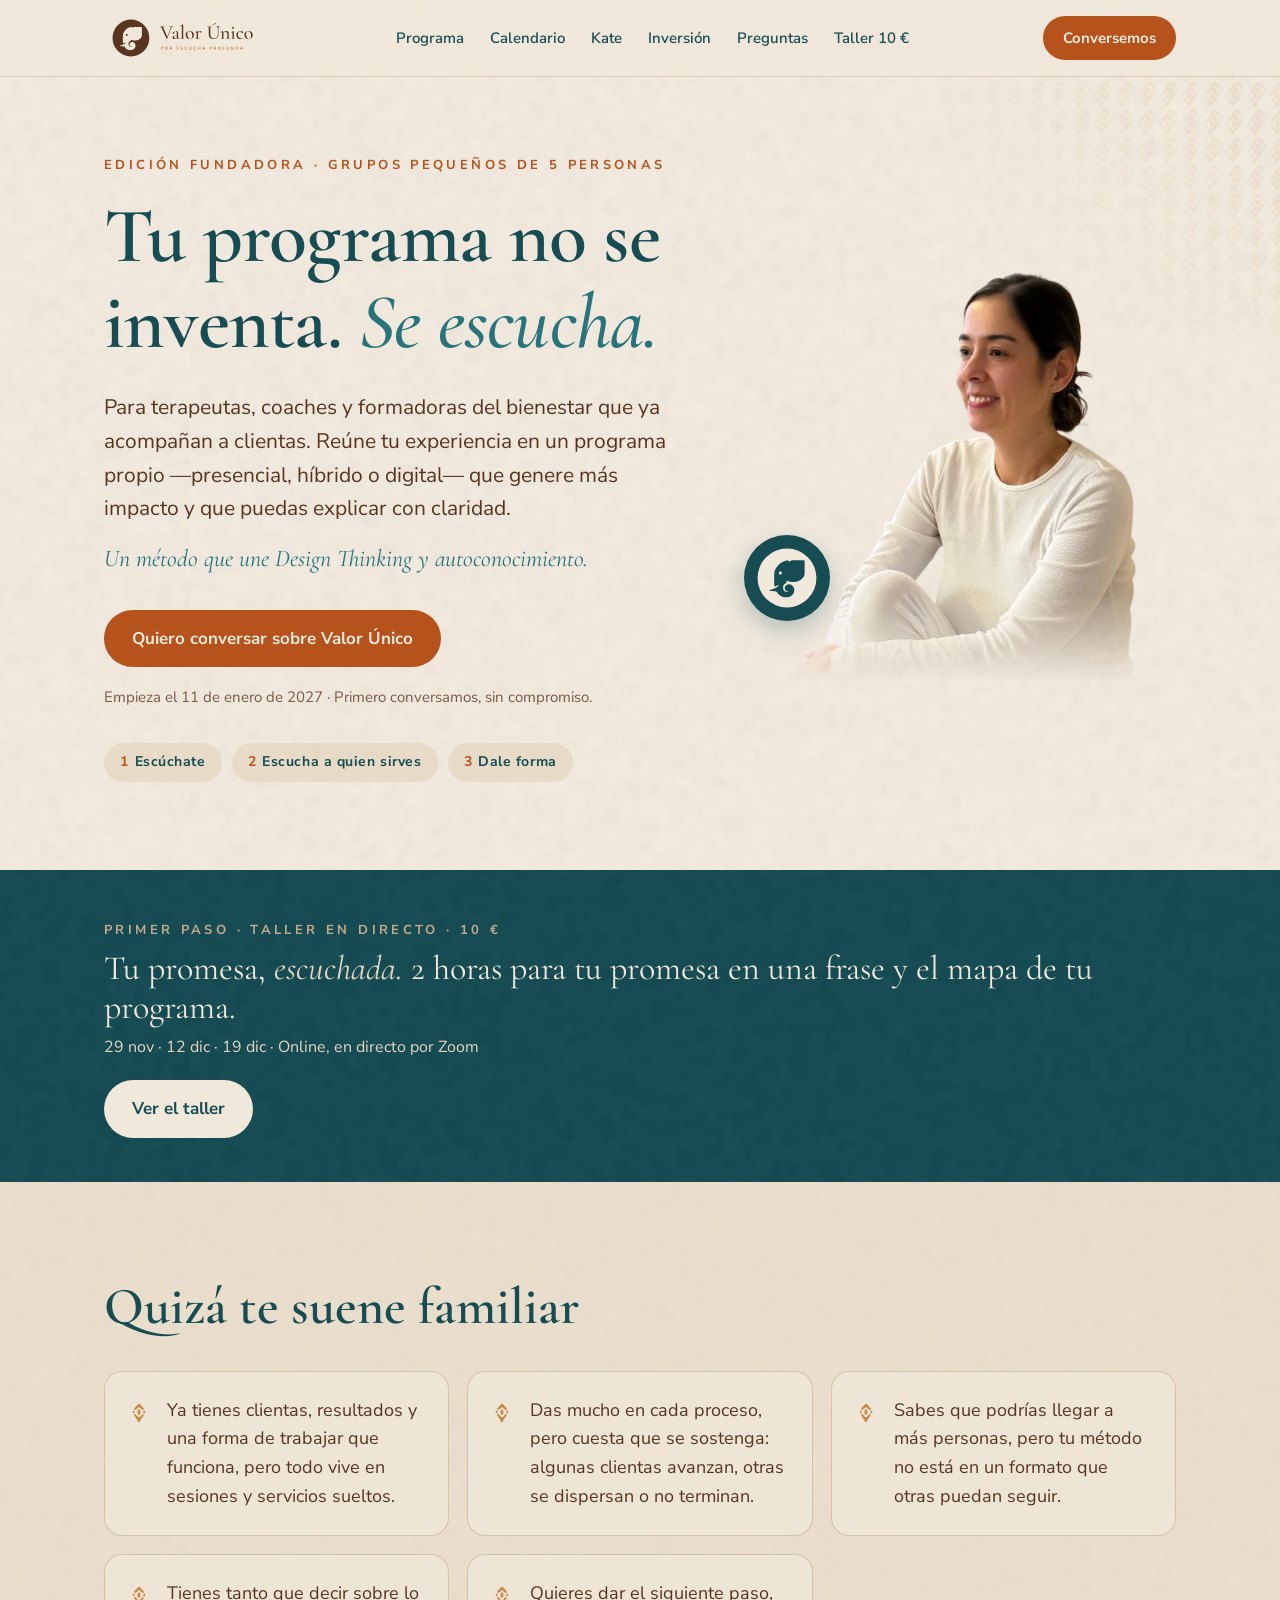
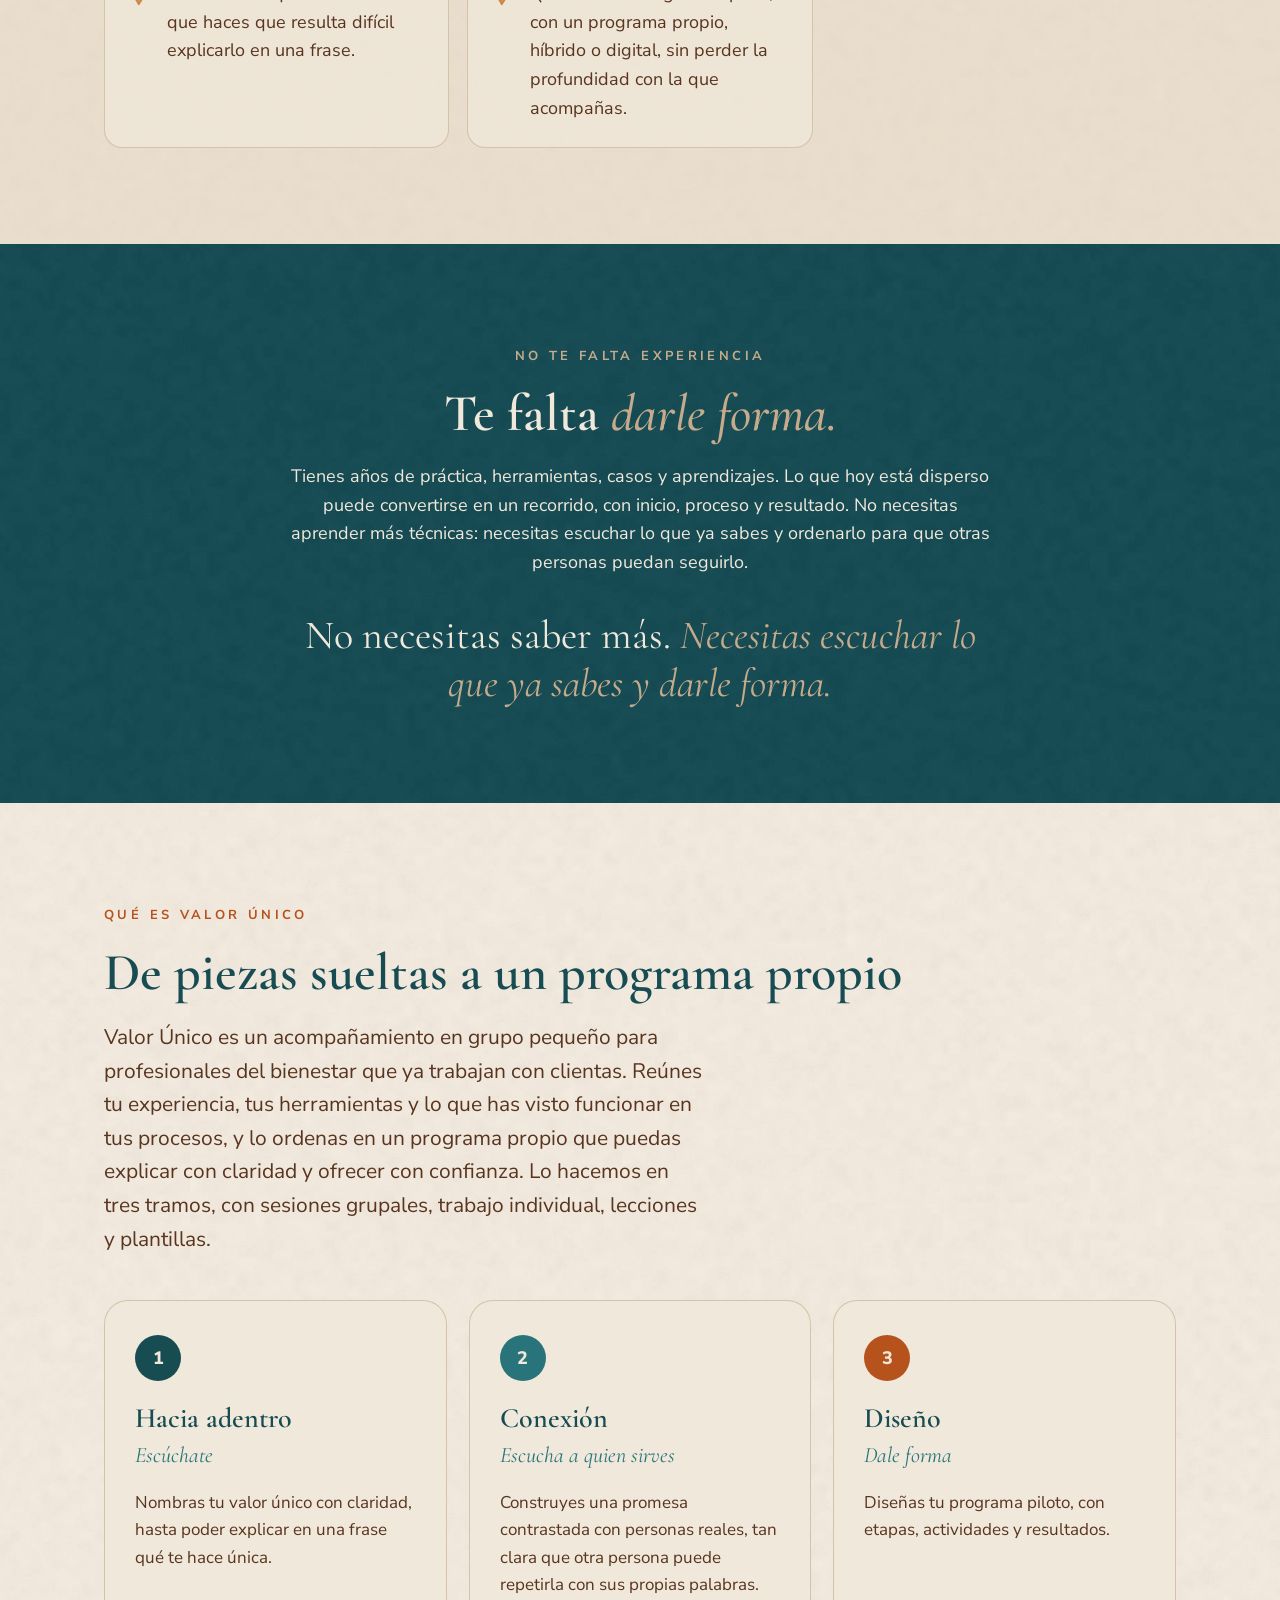
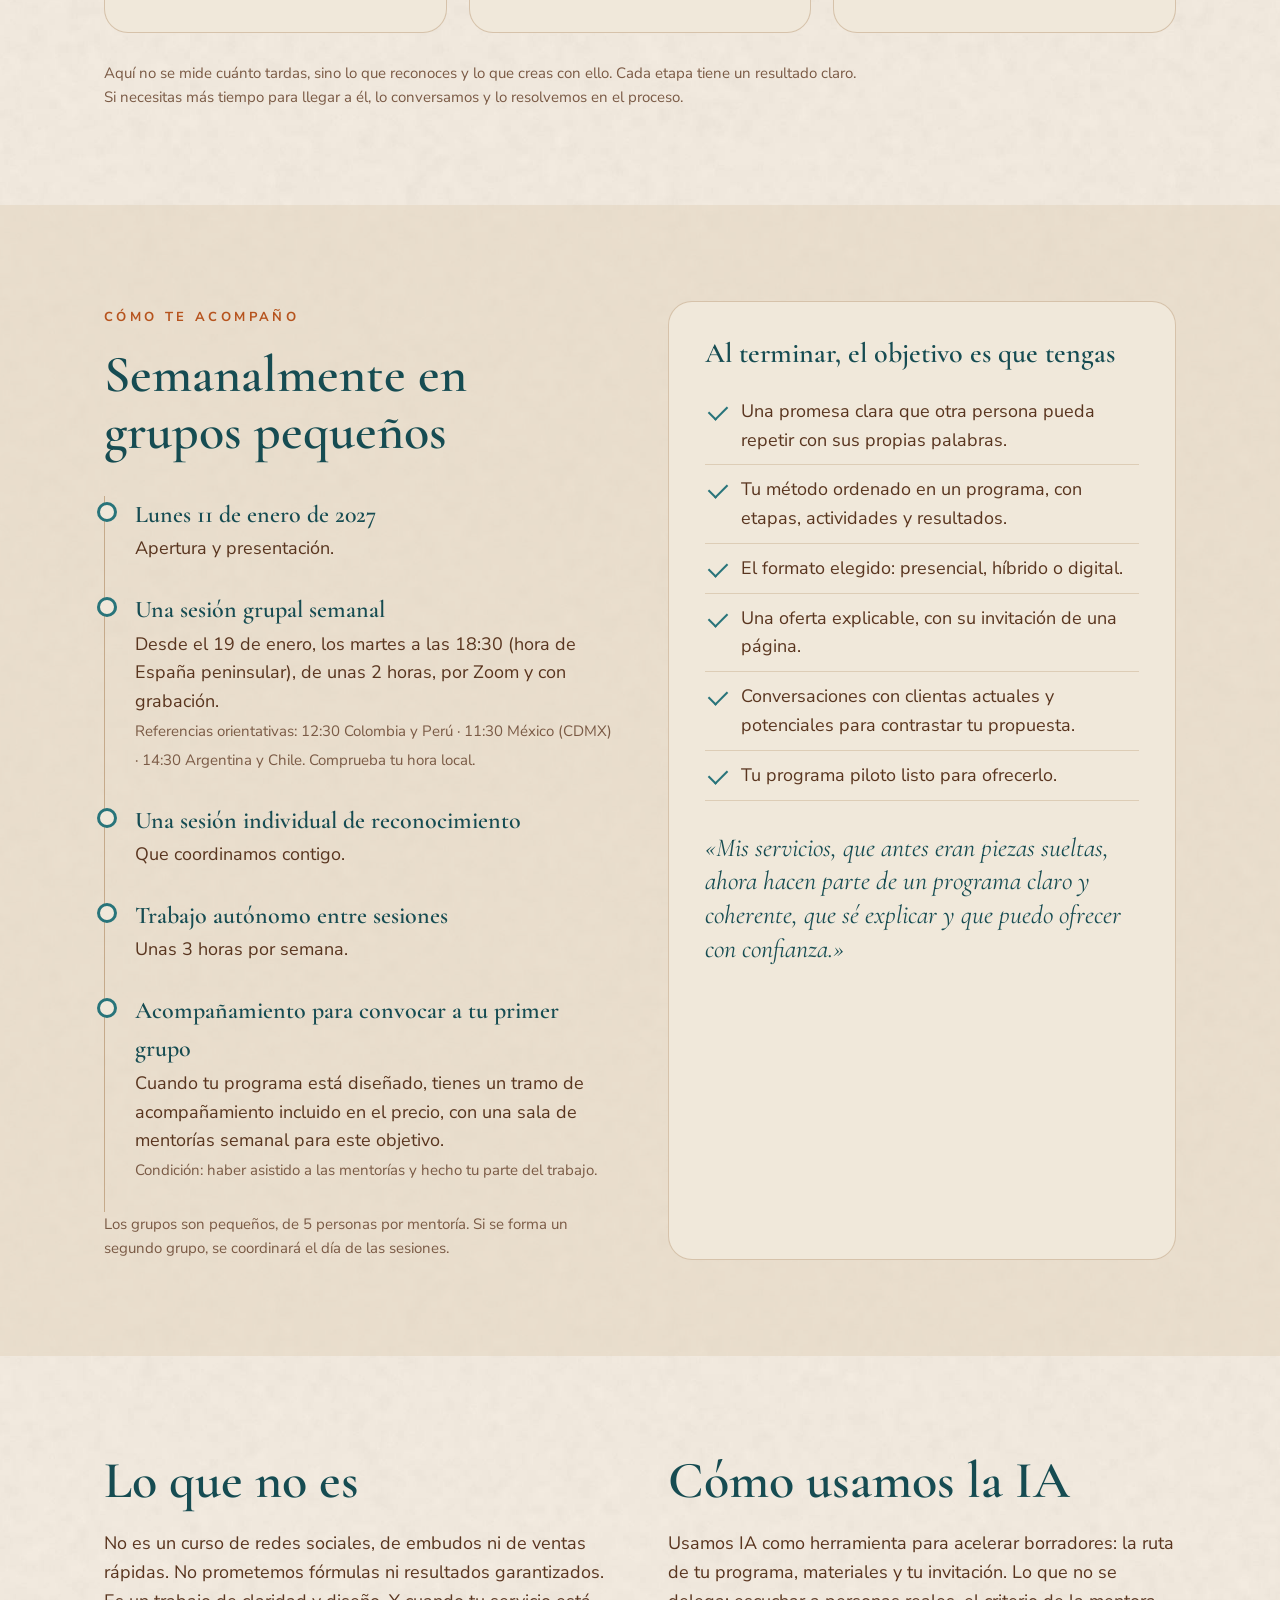
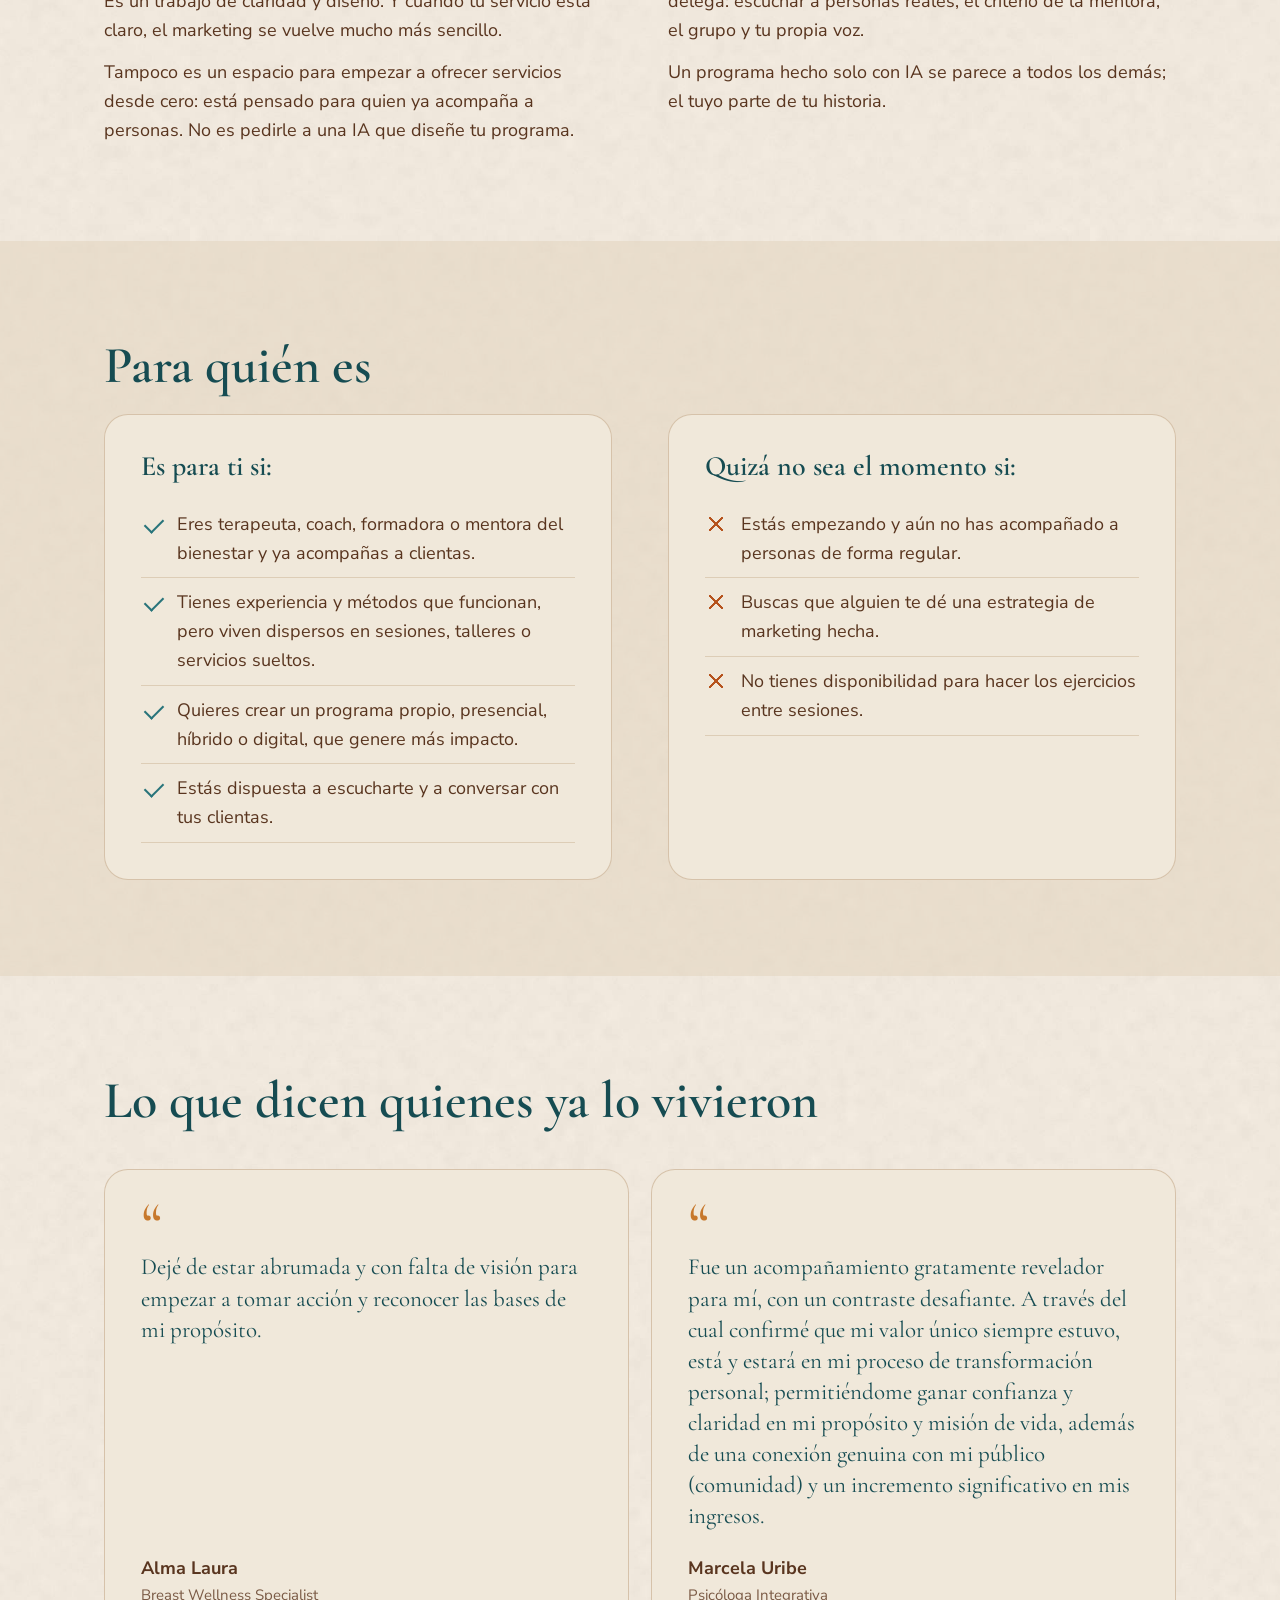
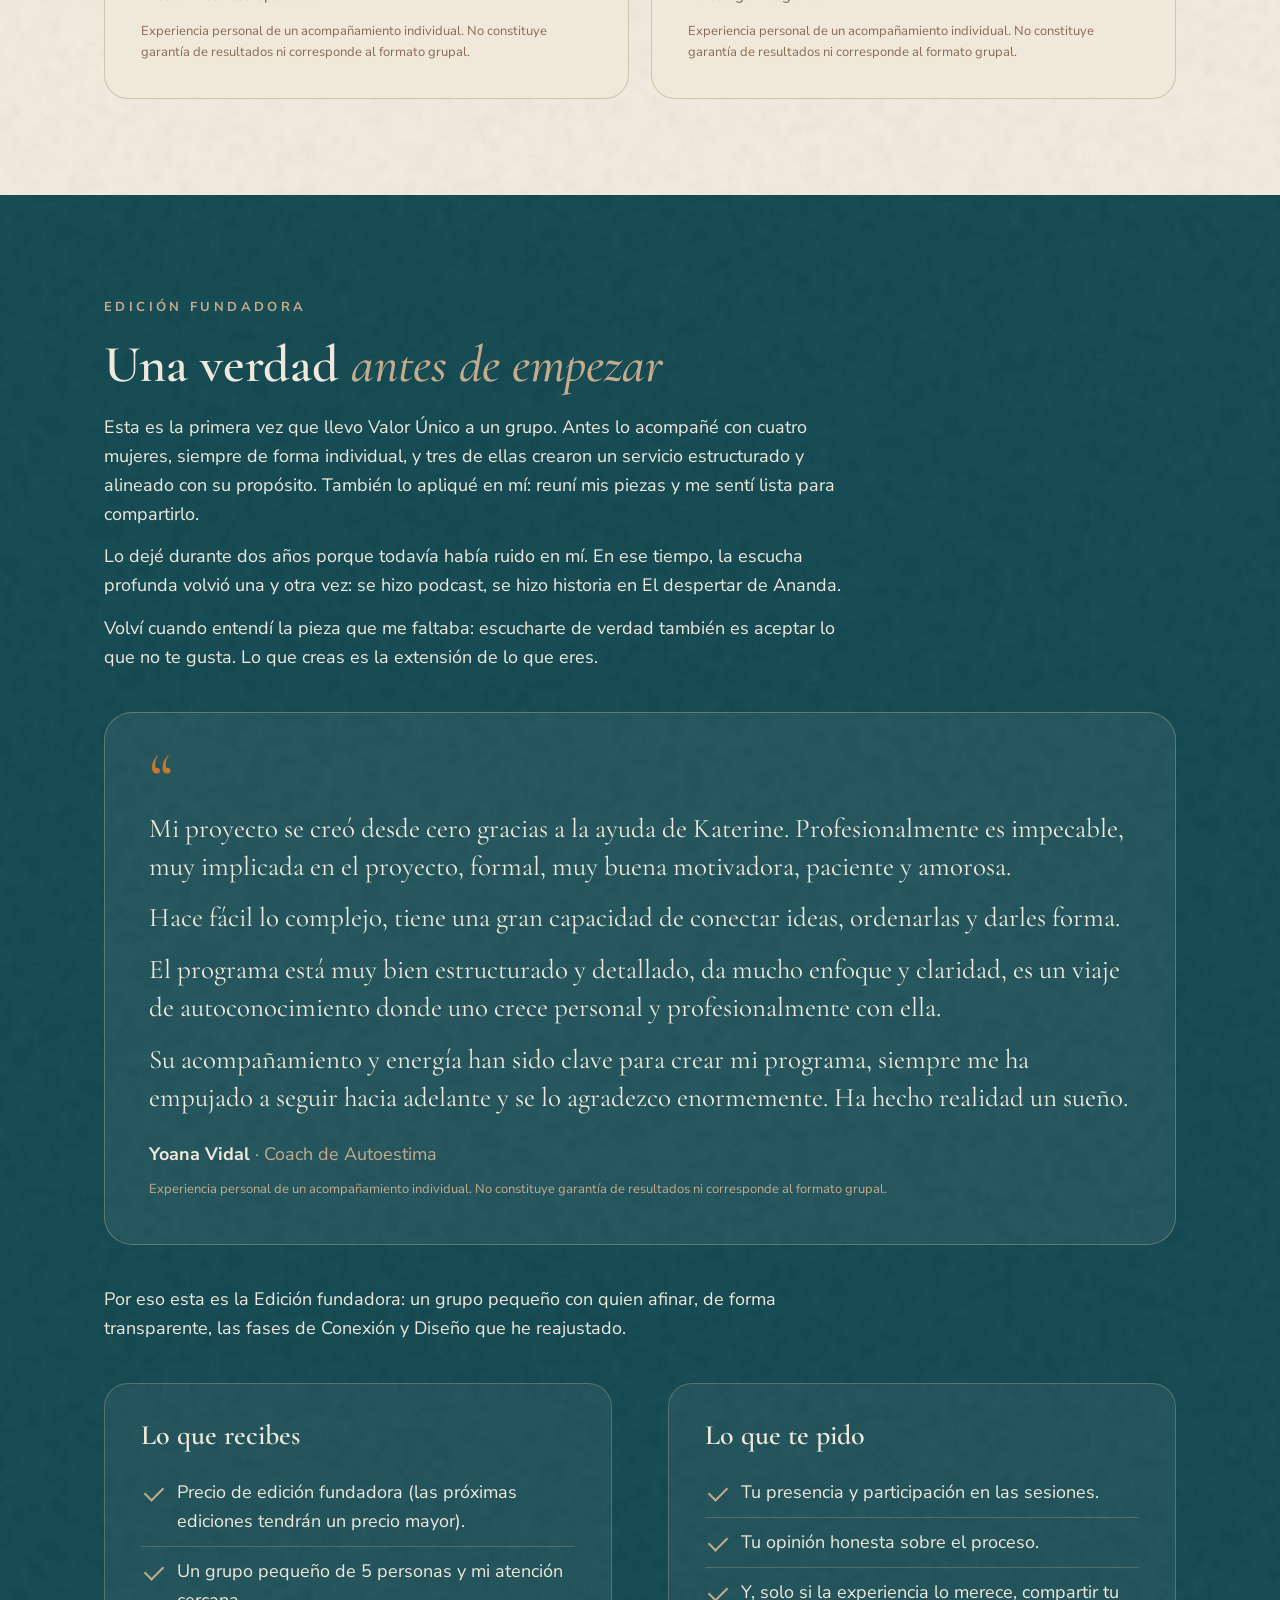
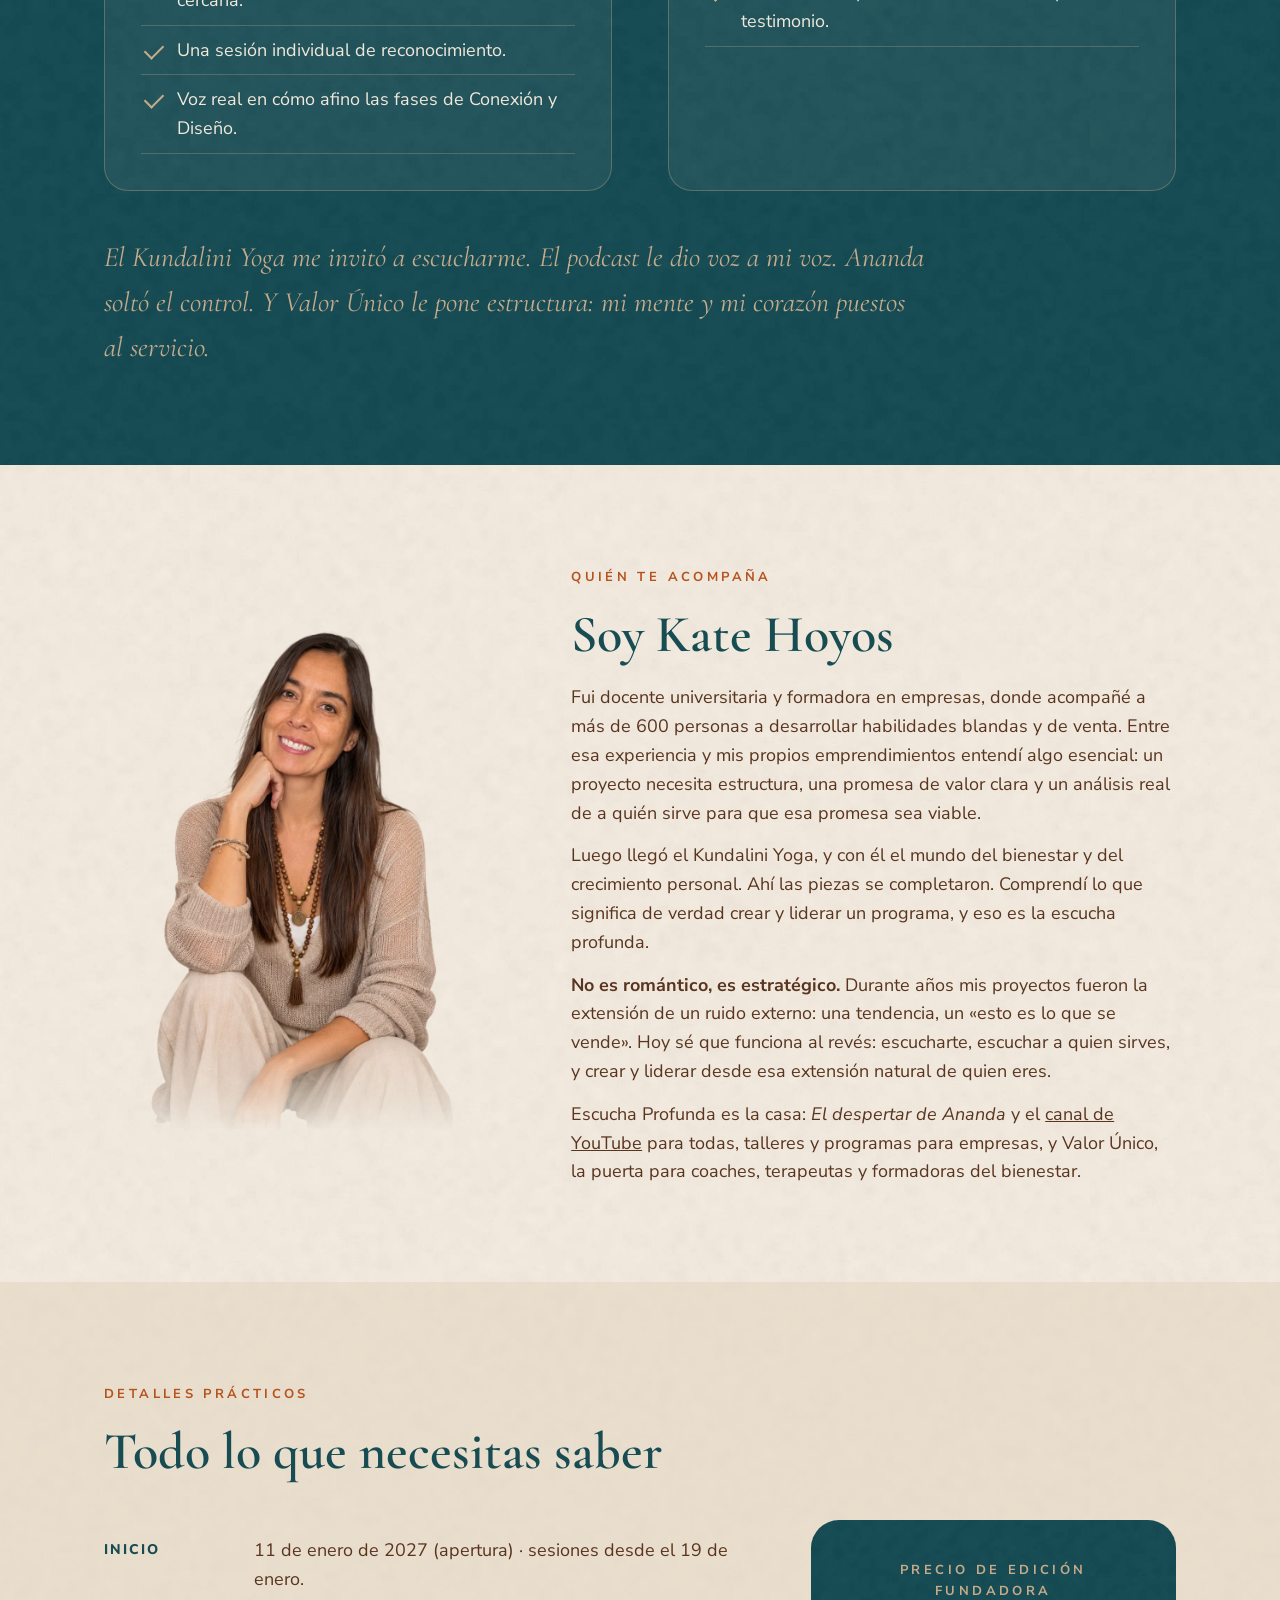
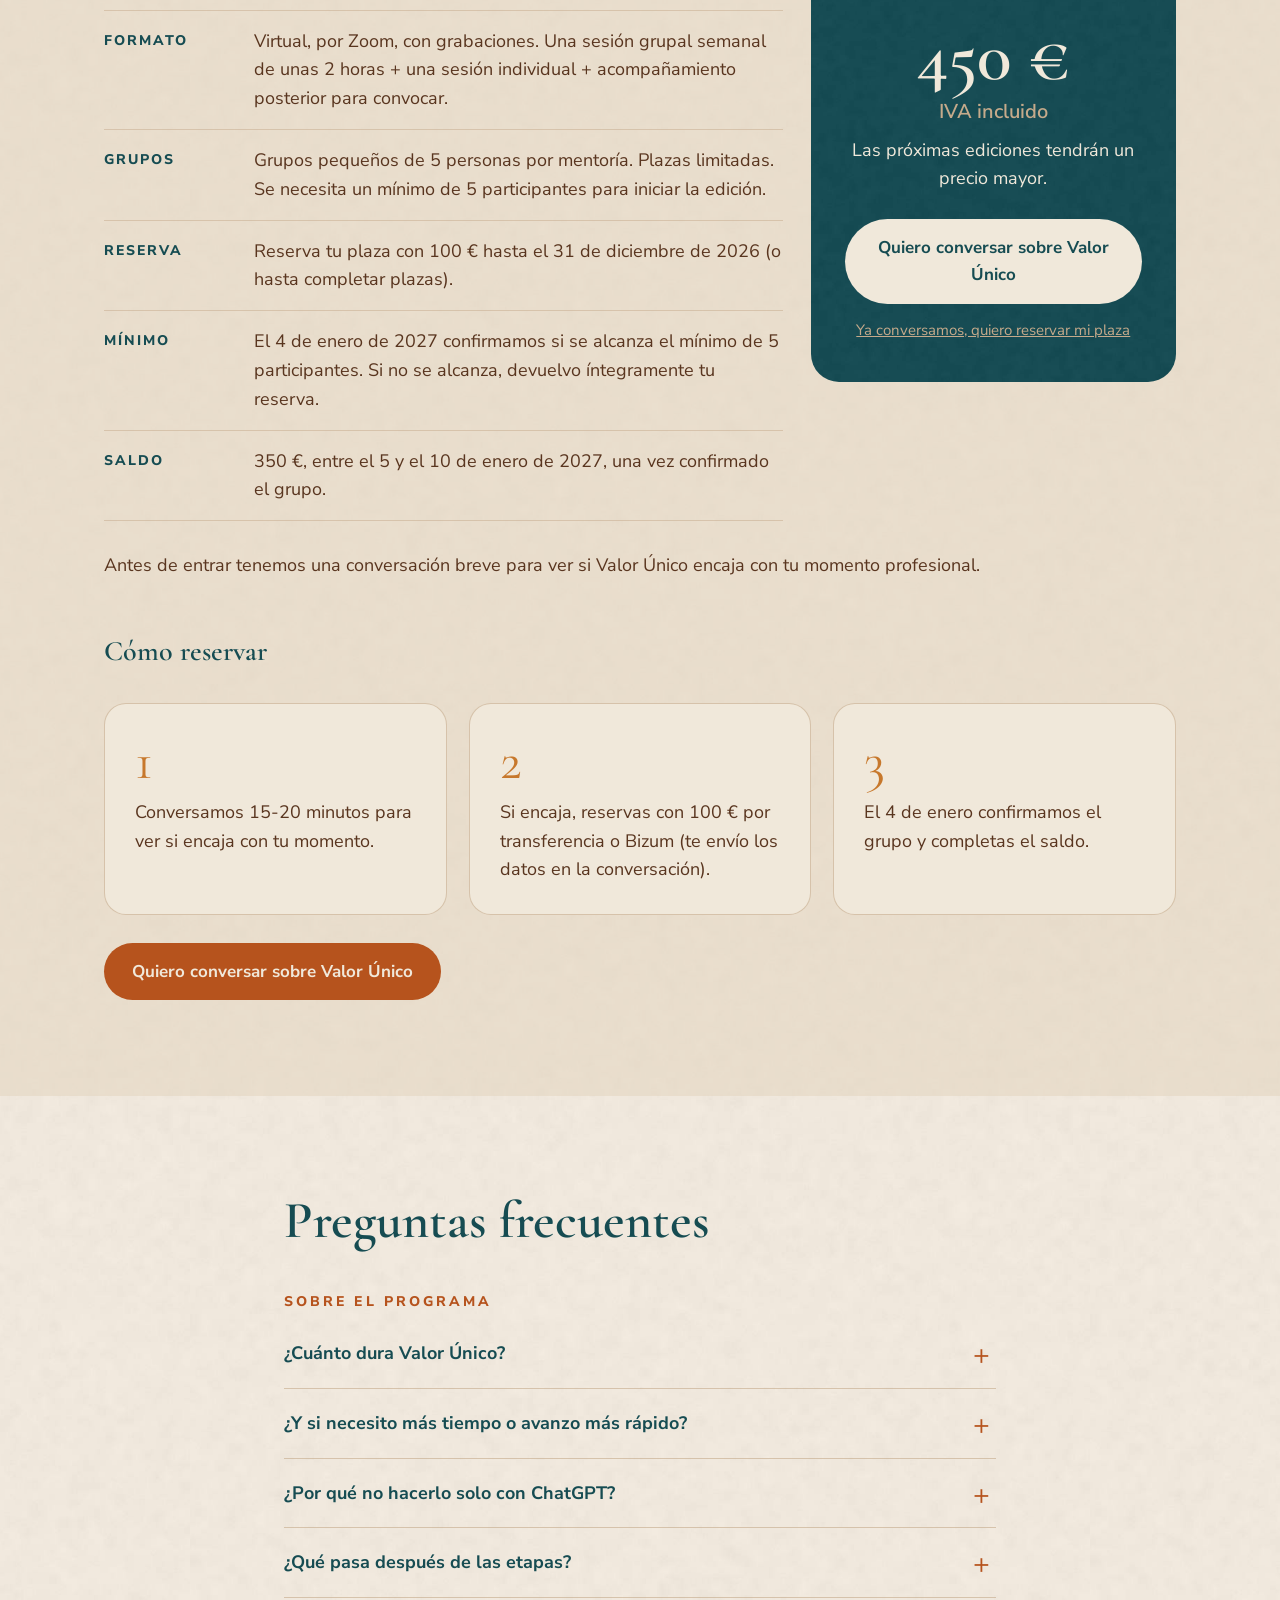
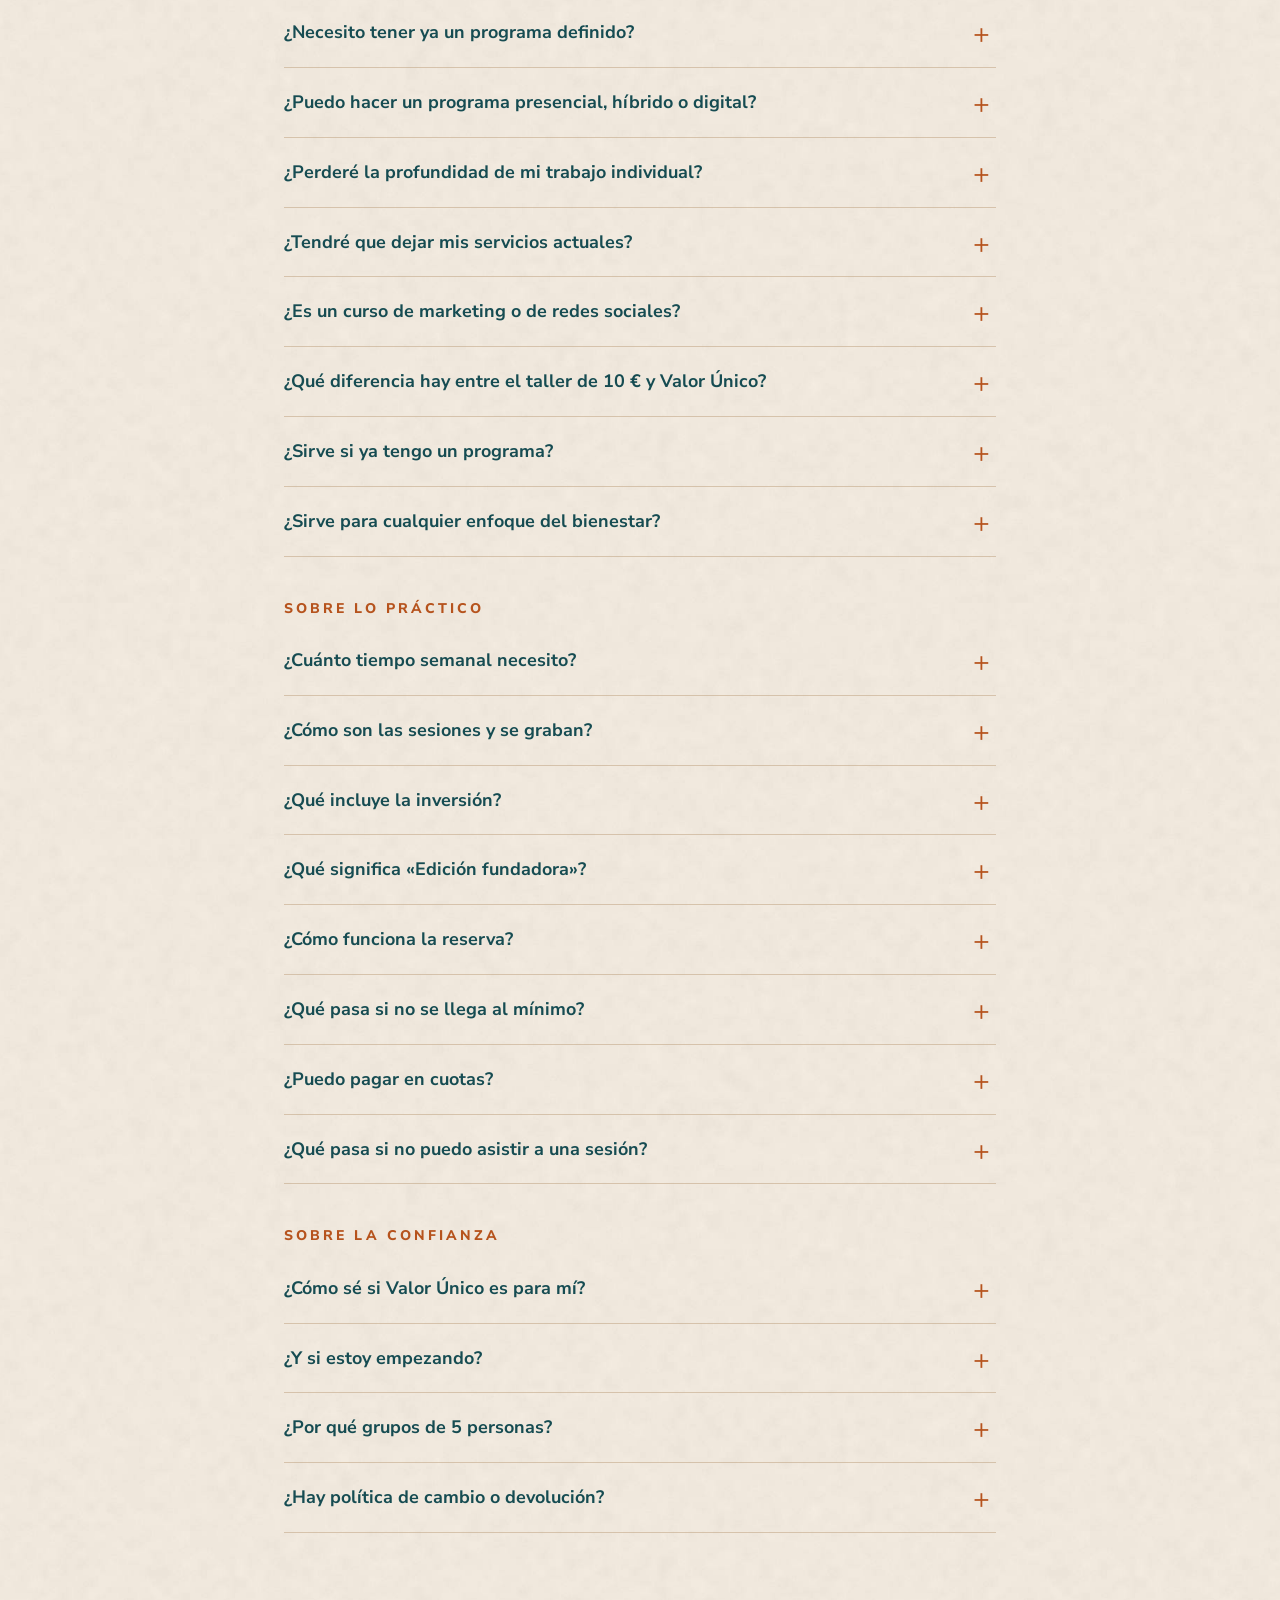
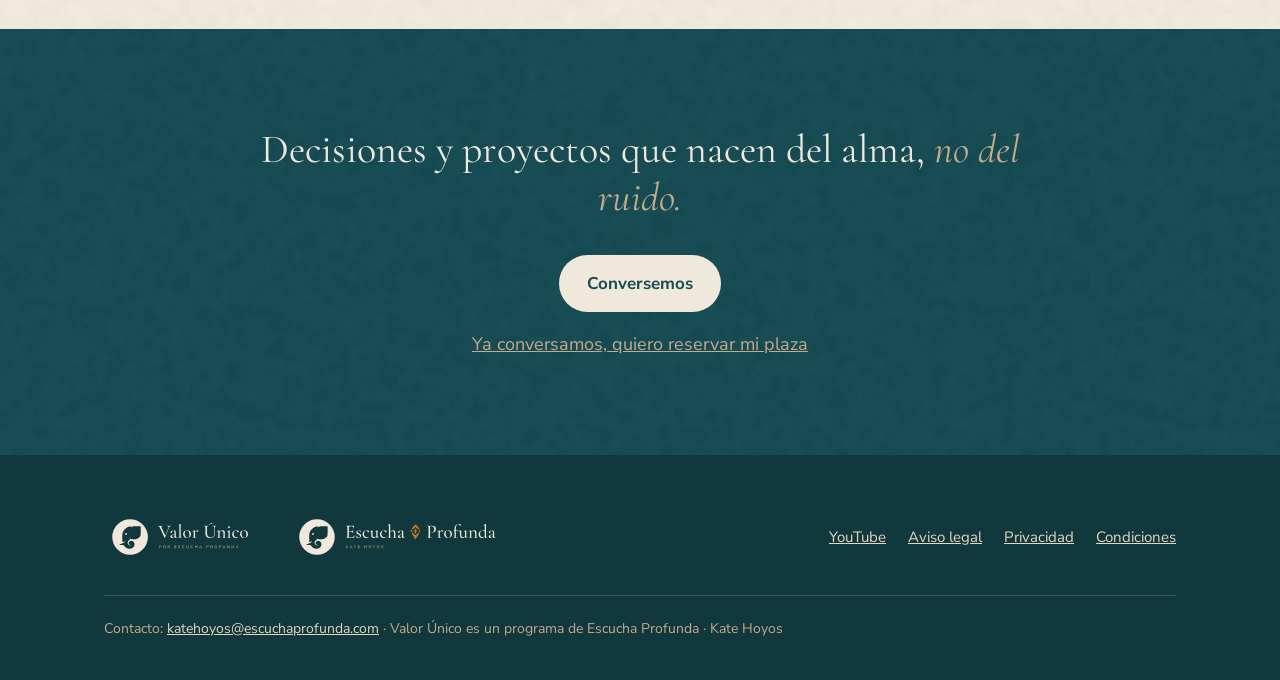
<file: index.html>
<!doctype html>
<html lang="es">
<head>
<meta charset="utf-8">
<meta name="viewport" content="width=device-width, initial-scale=1">
<title>Valor Único · Tu programa propio desde la escucha | Kate Hoyos</title>
<meta name="description" content="Acompañamiento en grupos pequeños para terapeutas, coaches y formadoras del bienestar que quieren reunir su experiencia en un programa propio. Edición fundadora desde el 11 de enero de 2027.">
<meta property="og:title" content="Valor Único · Tu programa no se inventa. Se escucha.">
<meta property="og:description" content="Para terapeutas, coaches y formadoras del bienestar que ya acompañan a clientas. Un método que une Design Thinking y autoconocimiento.">
<meta property="og:type" content="website">
<meta property="og:url" content="https://valorunico.escuchaprofunda.com/">
<link rel="icon" type="image/png" href="assets/favicon.png">
<link rel="preconnect" href="https://fonts.googleapis.com">
<link rel="preconnect" href="https://fonts.gstatic.com" crossorigin>
<link href="https://fonts.googleapis.com/css2?family=Cormorant+Garamond:ital,wght@0,500;0,600;1,500&family=Nunito+Sans:wght@400;600;700;800&display=swap" rel="stylesheet">
<link rel="stylesheet" href="assets/style.css">
</head>
<body>
<a class="skip" href="#contenido">Saltar al contenido</a>

<header class="top">
  <div class="wrap">
    <a class="logo" href="#inicio"><img src="assets/valor_unico_horizontal_nogal.svg" alt="Valor Único por Escucha Profunda" width="446" height="152"></a>
    <nav aria-label="Secciones">
      <a href="#programa">Programa</a>
      <a href="#calendario">Calendario</a>
      <a href="#kate">Kate</a>
      <a href="#inversion">Inversión</a>
      <a href="#preguntas">Preguntas</a>
      <a href="taller.html">Taller 10 €</a>
    </nav>
    <a class="btn btn-primary" href="https://wa.me/34633301867?text=Hola%20Kate%2C%20quiero%20conversar%20contigo%20sobre%20Valor%20%C3%9Anico" target="_blank" rel="noopener">Conversemos</a>
  </div>
</header>

<main id="contenido">

<!-- HERO -->
<section class="hero" id="inicio">
  <div class="glyphs" aria-hidden="true"></div>
  <div class="wrap">
    <div>
      <span class="label">Edición fundadora · Grupos pequeños de 5 personas</span>
      <h1>Tu programa no se inventa. <em>Se escucha.</em></h1>
      <p class="lead">Para terapeutas, coaches y formadoras del bienestar que ya acompañan a clientas. Reúne tu experiencia en un programa propio —presencial, híbrido o digital— que genere más impacto y que puedas explicar con claridad.</p>
      <p class="method">Un método que une Design Thinking y autoconocimiento.</p>
      <div class="actions">
        <a class="btn btn-primary" href="https://wa.me/34633301867?text=Hola%20Kate%2C%20quiero%20conversar%20contigo%20sobre%20Valor%20%C3%9Anico" target="_blank" rel="noopener">Quiero conversar sobre Valor Único</a>
      </div>
      <p class="note">Empieza el 11 de enero de 2027 · Primero conversamos, sin compromiso.</p>
      <ul class="steps-mini" aria-label="Las tres etapas">
        <li><span>1</span>Escúchate</li>
        <li><span>2</span>Escucha a quien sirves</li>
        <li><span>3</span>Dale forma</li>
      </ul>
    </div>
    <div class="portal">
      <div class="arch"><img src="assets/kate-hero.webp" alt="Kate Hoyos, sentada y sonriendo" width="900" height="1200"></div>
      <div class="seal"><img src="assets/simbolo_marfil.svg" alt="Símbolo de Escucha Profunda"></div>
    </div>
  </div>
</section>

<!-- TALLER -->
<section class="dark" style="padding:44px 0">
  <div class="wrap" style="display:flex;flex-wrap:wrap;align-items:center;justify-content:space-between;gap:20px">
    <div>
      <span class="label" style="margin-bottom:8px">Primer paso · Taller en directo · 10 €</span>
      <p style="font-family:var(--serif);font-size:clamp(26px,3vw,34px);line-height:1.15;color:var(--marfil)">Tu promesa, <em style="color:var(--crema)">escuchada.</em> 2 horas para tu promesa en una frase y el mapa de tu programa.</p>
      <p style="margin-top:8px;color:var(--crema);font-size:16px">29 nov · 12 dic · 19 dic · Online, en directo por Zoom</p>
    </div>
    <a class="btn btn-light" href="taller.html">Ver el taller</a>
  </div>
</section>

<!-- FAMILIAR -->
<section class="tint">
  <div class="wrap">
    <h2>Quizá te suene familiar</h2>
    <ul class="familiar">
      <li>Ya tienes clientas, resultados y una forma de trabajar que funciona, pero todo vive en sesiones y servicios sueltos.</li>
      <li>Das mucho en cada proceso, pero cuesta que se sostenga: algunas clientas avanzan, otras se dispersan o no terminan.</li>
      <li>Sabes que podrías llegar a más personas, pero tu método no está en un formato que otras puedan seguir.</li>
      <li>Tienes tanto que decir sobre lo que haces que resulta difícil explicarlo en una frase.</li>
      <li>Quieres dar el siguiente paso, con un programa propio, híbrido o digital, sin perder la profundidad con la que acompañas.</li>
    </ul>
  </div>
</section>

<section class="dark">
  <div class="wrap narrow center">
    <span class="label">No te falta experiencia</span>
    <h2>Te falta <em>darle forma.</em></h2>
    <p>Tienes años de práctica, herramientas, casos y aprendizajes. Lo que hoy está disperso puede convertirse en un recorrido, con inicio, proceso y resultado. No necesitas aprender más técnicas: necesitas escuchar lo que ya sabes y ordenarlo para que otras personas puedan seguirlo.</p>
    <p class="pull" style="margin-top:34px">No necesitas saber más. <em>Necesitas escuchar lo que ya sabes y darle forma.</em></p>
  </div>
</section>

<!-- QUÉ ES -->
<section id="programa">
  <div class="wrap">
    <span class="label">Qué es Valor Único</span>
    <h2>De piezas sueltas a un programa propio</h2>
    <p class="lead">Valor Único es un acompañamiento en grupo pequeño para profesionales del bienestar que ya trabajan con clientas. Reúnes tu experiencia, tus herramientas y lo que has visto funcionar en tus procesos, y lo ordenas en un programa propio que puedas explicar con claridad y ofrecer con confianza. Lo hacemos en tres tramos, con sesiones grupales, trabajo individual, lecciones y plantillas.</p>
    <div class="stages">
      <article class="stage">
        <div class="num">1</div>
        <h3>Hacia adentro</h3>
        <p class="verb">Escúchate</p>
        <p>Nombras tu valor único con claridad, hasta poder explicar en una frase qué te hace única.</p>
      </article>
      <article class="stage">
        <div class="num">2</div>
        <h3>Conexión</h3>
        <p class="verb">Escucha a quien sirves</p>
        <p>Construyes una promesa contrastada con personas reales, tan clara que otra persona puede repetirla con sus propias palabras.</p>
      </article>
      <article class="stage">
        <div class="num">3</div>
        <h3>Diseño</h3>
        <p class="verb">Dale forma</p>
        <p>Diseñas tu programa piloto, con etapas, actividades y resultados.</p>
      </article>
    </div>
    <p class="muted" style="margin-top:28px;max-width:760px">Aquí no se mide cuánto tardas, sino lo que reconoces y lo que creas con ello. Cada etapa tiene un resultado claro. Si necesitas más tiempo para llegar a él, lo conversamos y lo resolvemos en el proceso.</p>
  </div>
</section>

<!-- CÓMO TE ACOMPAÑO -->
<section class="tint" id="calendario">
  <div class="wrap two">
    <div>
      <span class="label">Cómo te acompaño</span>
      <h2>Semanalmente en grupos pequeños</h2>
      <ol class="timeline">
        <li><strong>Lunes 11 de enero de 2027</strong>Apertura y presentación.</li>
        <li><strong>Una sesión grupal semanal</strong>Desde el 19 de enero, los martes a las 18:30 (hora de España peninsular), de unas 2 horas, por Zoom y con grabación.<br><span class="muted">Referencias orientativas: 12:30 Colombia y Perú · 11:30 México (CDMX) · 14:30 Argentina y Chile. Comprueba tu hora local.</span></li>
        <li><strong>Una sesión individual de reconocimiento</strong>Que coordinamos contigo.</li>
        <li><strong>Trabajo autónomo entre sesiones</strong>Unas 3 horas por semana.</li>
        <li><strong>Acompañamiento para convocar a tu primer grupo</strong>Cuando tu programa está diseñado, tienes un tramo de acompañamiento incluido en el precio, con una sala de mentorías semanal para este objetivo.<br><span class="muted">Condición: haber asistido a las mentorías y hecho tu parte del trabajo.</span></li>
      </ol>
      <p class="muted">Los grupos son pequeños, de 5 personas por mentoría. Si se forma un segundo grupo, se coordinará el día de las sesiones.</p>
    </div>
    <div class="card">
      <h3 style="margin-bottom:6px">Al terminar, el objetivo es que tengas</h3>
      <ul class="checks">
        <li>Una promesa clara que otra persona pueda repetir con sus propias palabras.</li>
        <li>Tu método ordenado en un programa, con etapas, actividades y resultados.</li>
        <li>El formato elegido: presencial, híbrido o digital.</li>
        <li>Una oferta explicable, con su invitación de una página.</li>
        <li>Conversaciones con clientas actuales y potenciales para contrastar tu propuesta.</li>
        <li>Tu programa piloto listo para ofrecerlo.</li>
      </ul>
      <p class="final-quote">«Mis servicios, que antes eran piezas sueltas, ahora hacen parte de un programa claro y coherente, que sé explicar y que puedo ofrecer con confianza.»</p>
    </div>
  </div>
</section>

<!-- LO QUE NO ES / IA -->
<section>
  <div class="wrap two">
    <div>
      <h2>Lo que no es</h2>
      <p>No es un curso de redes sociales, de embudos ni de ventas rápidas. No prometemos fórmulas ni resultados garantizados. Es un trabajo de claridad y diseño. Y cuando tu servicio está claro, el marketing se vuelve mucho más sencillo.</p>
      <p>Tampoco es un espacio para empezar a ofrecer servicios desde cero: está pensado para quien ya acompaña a personas. No es pedirle a una IA que diseñe tu programa.</p>
    </div>
    <div>
      <h2>Cómo usamos la IA</h2>
      <p>Usamos IA como herramienta para acelerar borradores: la ruta de tu programa, materiales y tu invitación. Lo que no se delega: escuchar a personas reales, el criterio de la mentora, el grupo y tu propia voz.</p>
      <p>Un programa hecho solo con IA se parece a todos los demás; el tuyo parte de tu historia.</p>
    </div>
  </div>
</section>

<!-- PARA QUIÉN -->
<section class="tint">
  <div class="wrap">
    <h2>Para quién es</h2>
    <div class="two" style="margin-top:20px">
      <div class="card">
        <h3>Es para ti si:</h3>
        <ul class="checks">
          <li>Eres terapeuta, coach, formadora o mentora del bienestar y ya acompañas a clientas.</li>
          <li>Tienes experiencia y métodos que funcionan, pero viven dispersos en sesiones, talleres o servicios sueltos.</li>
          <li>Quieres crear un programa propio, presencial, híbrido o digital, que genere más impacto.</li>
          <li>Estás dispuesta a escucharte y a conversar con tus clientas.</li>
        </ul>
      </div>
      <div class="card">
        <h3>Quizá no sea el momento si:</h3>
        <ul class="checks crosses">
          <li>Estás empezando y aún no has acompañado a personas de forma regular.</li>
          <li>Buscas que alguien te dé una estrategia de marketing hecha.</li>
          <li>No tienes disponibilidad para hacer los ejercicios entre sesiones.</li>
        </ul>
      </div>
    </div>
  </div>
</section>

<!-- TESTIMONIOS -->
<section>
  <div class="wrap">
    <h2>Lo que dicen quienes ya lo vivieron</h2>
    <div class="quotes">
      <figure class="quote">
        <blockquote>Dejé de estar abrumada y con falta de visión para empezar a tomar acción y reconocer las bases de mi propósito.</blockquote>
        <figcaption class="who">Alma Laura<span>Breast Wellness Specialist</span></figcaption>
        <p class="disc">Experiencia personal de un acompañamiento individual. No constituye garantía de resultados ni corresponde al formato grupal.</p>
      </figure>
      <figure class="quote">
        <blockquote>Fue un acompañamiento gratamente revelador para mí, con un contraste desafiante. A través del cual confirmé que mi valor único siempre estuvo, está y estará en mi proceso de transformación personal; permitiéndome ganar confianza y claridad en mi propósito y misión de vida, además de una conexión genuina con mi público (comunidad) y un incremento significativo en mis ingresos.</blockquote>
        <figcaption class="who">Marcela Uribe<span>Psicóloga Integrativa</span></figcaption>
        <p class="disc">Experiencia personal de un acompañamiento individual. No constituye garantía de resultados ni corresponde al formato grupal.</p>
      </figure>
    </div>
  </div>
</section>

<!-- EDICIÓN FUNDADORA -->
<section class="dark">
  <div class="wrap">
    <span class="label">Edición fundadora</span>
    <h2>Una verdad <em>antes de empezar</em></h2>
    <div class="narrow">
      <p>Esta es la primera vez que llevo Valor Único a un grupo. Antes lo acompañé con cuatro mujeres, siempre de forma individual, y tres de ellas crearon un servicio estructurado y alineado con su propósito. También lo apliqué en mí: reuní mis piezas y me sentí lista para compartirlo.</p>
      <p>Lo dejé durante dos años porque todavía había ruido en mí. En ese tiempo, la escucha profunda volvió una y otra vez: se hizo podcast, se hizo historia en El despertar de Ananda.</p>
      <p>Volví cuando entendí la pieza que me faltaba: escucharte de verdad también es aceptar lo que no te gusta. Lo que creas es la extensión de lo que eres.</p>
    </div>
    <figure class="feature-quote">
      <blockquote>
        <p>Mi proyecto se creó desde cero gracias a la ayuda de Katerine. Profesionalmente es impecable, muy implicada en el proyecto, formal, muy buena motivadora, paciente y amorosa.</p>
        <p>Hace fácil lo complejo, tiene una gran capacidad de conectar ideas, ordenarlas y darles forma.</p>
        <p>El programa está muy bien estructurado y detallado, da mucho enfoque y claridad, es un viaje de autoconocimiento donde uno crece personal y profesionalmente con ella.</p>
        <p>Su acompañamiento y energía han sido clave para crear mi programa, siempre me ha empujado a seguir hacia adelante y se lo agradezco enormemente. Ha hecho realidad un sueño.</p>
      </blockquote>
      <figcaption class="who">Yoana Vidal <span>· Coach de Autoestima</span></figcaption>
      <p class="disc">Experiencia personal de un acompañamiento individual. No constituye garantía de resultados ni corresponde al formato grupal.</p>
    </figure>
    <p class="narrow">Por eso esta es la Edición fundadora: un grupo pequeño con quien afinar, de forma transparente, las fases de Conexión y Diseño que he reajustado.</p>
    <div class="two" style="margin-top:40px">
      <div class="card">
        <h3>Lo que recibes</h3>
        <ul class="checks">
          <li>Precio de edición fundadora (las próximas ediciones tendrán un precio mayor).</li>
          <li>Un grupo pequeño de 5 personas y mi atención cercana.</li>
          <li>Una sesión individual de reconocimiento.</li>
          <li>Voz real en cómo afino las fases de Conexión y Diseño.</li>
        </ul>
      </div>
      <div class="card">
        <h3>Lo que te pido</h3>
        <ul class="checks">
          <li>Tu presencia y participación en las sesiones.</li>
          <li>Tu opinión honesta sobre el proceso.</li>
          <li>Y, solo si la experiencia lo merece, compartir tu testimonio.</li>
        </ul>
      </div>
    </div>
    <p class="movement">El Kundalini Yoga me invitó a escucharme. El podcast le dio voz a mi voz. Ananda soltó el control. Y Valor Único le pone estructura: mi mente y mi corazón puestos al servicio.</p>
  </div>
</section>

<!-- KATE -->
<section id="kate">
  <div class="wrap kate">
    <div class="portal">
      <div class="arch"><img src="assets/kate-retrato.webp" alt="Retrato de Kate Hoyos" width="800" height="1200"></div>
    </div>
    <div>
      <span class="label">Quién te acompaña</span>
      <h2>Soy Kate Hoyos</h2>
      <p>Fui docente universitaria y formadora en empresas, donde acompañé a más de 600 personas a desarrollar habilidades blandas y de venta. Entre esa experiencia y mis propios emprendimientos entendí algo esencial: un proyecto necesita estructura, una promesa de valor clara y un análisis real de a quién sirve para que esa promesa sea viable.</p>
      <p>Luego llegó el Kundalini Yoga, y con él el mundo del bienestar y del crecimiento personal. Ahí las piezas se completaron. Comprendí lo que significa de verdad crear y liderar un programa, y eso es la escucha profunda.</p>
      <p><strong>No es romántico, es estratégico.</strong> Durante años mis proyectos fueron la extensión de un ruido externo: una tendencia, un «esto es lo que se vende». Hoy sé que funciona al revés: escucharte, escuchar a quien sirves, y crear y liderar desde esa extensión natural de quien eres.</p>
      <p>Escucha Profunda es la casa: <em>El despertar de Ananda</em> y el <a href="https://www.youtube.com/@escuchaprofunda_kate_hoyos" target="_blank" rel="noopener">canal de YouTube</a> para todas, talleres y programas para empresas, y Valor Único, la puerta para coaches, terapeutas y formadoras del bienestar.</p>
    </div>
  </div>
</section>

<!-- DETALLES -->
<section class="tint" id="inversion">
  <div class="wrap">
    <span class="label">Detalles prácticos</span>
    <h2>Todo lo que necesitas saber</h2>
    <div class="details">
      <dl>
        <dt>Inicio</dt><dd>11 de enero de 2027 (apertura) · sesiones desde el 19 de enero.</dd>
        <dt>Formato</dt><dd>Virtual, por Zoom, con grabaciones. Una sesión grupal semanal de unas 2 horas + una sesión individual + acompañamiento posterior para convocar.</dd>
        <dt>Grupos</dt><dd>Grupos pequeños de 5 personas por mentoría. Plazas limitadas. Se necesita un mínimo de 5 participantes para iniciar la edición.</dd>
        <dt>Reserva</dt><dd>Reserva tu plaza con 100 € hasta el 31 de diciembre de 2026 (o hasta completar plazas).</dd>
        <dt>Mínimo</dt><dd>El 4 de enero de 2027 confirmamos si se alcanza el mínimo de 5 participantes. Si no se alcanza, devuelvo íntegramente tu reserva.</dd>
        <dt>Saldo</dt><dd>350 €, entre el 5 y el 10 de enero de 2027, una vez confirmado el grupo.</dd>
      </dl>
      <div class="price">
        <span class="label">Precio de edición fundadora</span>
        <div class="amount">450 €<small>IVA incluido</small></div>
        <p style="margin-top:14px">Las próximas ediciones tendrán un precio mayor.</p>
        <a class="btn btn-light" href="https://wa.me/34633301867?text=Hola%20Kate%2C%20quiero%20conversar%20contigo%20sobre%20Valor%20%C3%9Anico" target="_blank" rel="noopener">Quiero conversar sobre Valor Único</a>
        <a class="alt" href="#reserva-paso-2">Ya conversamos, quiero reservar mi plaza</a>
      </div>
    </div>
    <p style="margin-top:30px">Antes de entrar tenemos una conversación breve para ver si Valor Único encaja con tu momento profesional.</p>

    <h3 style="margin-top:56px">Cómo reservar</h3>
    <ol class="reserve">
      <li id="reserva-paso-1">Conversamos 15-20 minutos para ver si encaja con tu momento.</li>
      <li id="reserva-paso-2">Si encaja, reservas con 100 € por transferencia o Bizum (te envío los datos en la conversación).</li>
      <li id="reserva-paso-3">El 4 de enero confirmamos el grupo y completas el saldo.</li>
    </ol>
    <p style="margin-top:28px"><a class="btn btn-primary" href="https://wa.me/34633301867?text=Hola%20Kate%2C%20quiero%20conversar%20contigo%20sobre%20Valor%20%C3%9Anico" target="_blank" rel="noopener">Quiero conversar sobre Valor Único</a></p>
  </div>
</section>

<!-- FAQ -->
<section id="preguntas">
  <div class="wrap narrow">
    <h2>Preguntas frecuentes</h2>

    <div class="faq-group">
      <h3>Sobre el programa</h3>
      <details><summary>¿Cuánto dura Valor Único?</summary><p>Como referencia, el recorrido está pensado para unas 7 semanas, seguido de un tramo de acompañamiento para convocar a tu primer grupo (unas 5 semanas más, incluidas). Es orientativo: lo importante no es la rapidez, sino lo que logras en cada etapa.</p></details>
      <details><summary>¿Y si necesito más tiempo o avanzo más rápido?</summary><p>Lo resolvemos en el proceso. Si necesitas más tiempo para terminar la estructura de tu programa, lo conversamos; para eso es el tramo de acompañamiento. Y si avanzas antes, seguimos con la siguiente etapa.</p></details>
      <details><summary>¿Por qué no hacerlo solo con ChatGPT?</summary><p>La IA nos ayuda con borradores de la ruta, los materiales y la invitación. No sustituye la escucha de personas reales, el criterio de la mentora, el grupo ni tu propia voz. Tu programa parte de tu historia, no de una respuesta genérica.</p></details>
      <details><summary>¿Qué pasa después de las etapas?</summary><p>Cuando tu programa está diseñado, tienes un tramo de acompañamiento incluido para convocar a tu primer grupo, con una sala de mentorías semanal para este objetivo. La condición es haber asistido a las mentorías y hecho tu parte del trabajo.</p></details>
      <details><summary>¿Necesito tener ya un programa definido?</summary><p>No necesitas tenerlo cerrado, pero sí experiencia acompañando a clientas. Tu trabajo actual es la mejor materia prima para definirlo.</p></details>
      <details><summary>¿Puedo hacer un programa presencial, híbrido o digital?</summary><p>Sí. Decidimos el formato al diseñarlo, según tu método y tu estilo.</p></details>
      <details><summary>¿Perderé la profundidad de mi trabajo individual?</summary><p>No. Un programa bien diseñado no sustituye tu acompañamiento personal: lo ordena. Decidimos juntas qué se trabaja en grupo, qué a tu ritmo y qué se reserva para el trato individual.</p></details>
      <details><summary>¿Tendré que dejar mis servicios actuales?</summary><p>No. Tu programa puede convivir con ellos o transformarlos.</p></details>
      <details><summary>¿Es un curso de marketing o de redes sociales?</summary><p>No. Trabajamos la claridad de tu propuesta y una invitación directa a tu primer grupo. Cuando eso está claro, comunicarlo es más sencillo.</p></details>
      <details><summary>¿Qué diferencia hay entre el taller de 10 € y Valor Único?</summary><p>El taller es un primer paso práctico para empezar a ordenar tu idea. Valor Único es el acompañamiento completo, como referencia de unas 7 semanas, para llegar a tener tu programa piloto y tu invitación.</p></details>
      <details><summary>¿Sirve si ya tengo un programa?</summary><p>Sí, si quieres afinar tu promesa, tu público o tu invitación.</p></details>
      <details><summary>¿Sirve para cualquier enfoque del bienestar?</summary><p>Sí: terapia, coaching, yoga, enfoque corporal, espiritual u holístico.</p></details>
    </div>

    <div class="faq-group">
      <h3>Sobre lo práctico</h3>
      <details><summary>¿Cuánto tiempo semanal necesito?</summary><p>Una sesión grupal de unas 2 horas + unas 3 horas de trabajo entre sesiones.</p></details>
      <details><summary>¿Cómo son las sesiones y se graban?</summary><p>Son por Zoom y quedan grabadas, así que puedes verlas después. Aun así, te invito a asistir en directo: ahí resuelves tus dudas en tiempo real y te nutres de la experiencia de otras colegas.</p></details>
      <details><summary>¿Qué incluye la inversión?</summary><p>Acceso a todo el material del programa, las sesiones grupales semanales, tu sesión individual de reconocimiento, las grabaciones y el acompañamiento posterior para convocar. Y lo más importante: co-crear en un grupo de mujeres que comparten un mismo propósito, poner su conocimiento, sus dones y su experiencia al servicio en un programa que sea una extensión natural de ellas.</p></details>
      <details><summary>¿Qué significa «Edición fundadora»?</summary><p>Es la primera vez que llevo Valor Único a un grupo. Afinamos juntas las fases de Conexión y Diseño, y por eso el precio es de fundadora. Las próximas ediciones tendrán un precio mayor.</p></details>
      <details><summary>¿Cómo funciona la reserva?</summary><p>Reservas con 100 € hasta el 31 de diciembre de 2026 (o hasta completar plazas). El 4 de enero de 2027 confirmamos el grupo y completas los 350 € restantes entre el 5 y el 10 de enero de 2027, una vez confirmado. Se aplica el derecho legal de desistimiento de 14 días.</p></details>
      <details><summary>¿Qué pasa si no se llega al mínimo?</summary><p>Para empezar necesito al menos 5 participantes. El 4 de enero de 2027 confirmamos si se alcanza el mínimo. Si no se alcanza, te devuelvo íntegramente tu reserva.</p></details>
      <details><summary>¿Puedo pagar en cuotas?</summary><p>Podemos conversarlo si es tu caso.</p></details>
      <details><summary>¿Qué pasa si no puedo asistir a una sesión?</summary><p>Déjame tu pregunta, duda o cuello de botella antes de la sesión. Te respondo durante el encuentro y lo verás en la grabación. Aun así, suele ser más efectivo estar en directo, porque una duda normalmente necesita resolverse con preguntas más profundas.</p></details>
    </div>

    <div class="faq-group">
      <h3>Sobre la confianza</h3>
      <details><summary>¿Cómo sé si Valor Único es para mí?</summary><p>Antes de entrar hay una conversación breve, sin compromiso, para ver si encaja contigo.</p></details>
      <details><summary>¿Y si estoy empezando?</summary><p>Valor Único está pensado para profesionales que ya acompañan a clientas. Si estás en tus primeros pasos, escríbeme y vemos qué te conviene ahora.</p></details>
      <details><summary>¿Por qué grupos de 5 personas?</summary><p>Para que cada participante tenga espacio real en cada sesión. Las plazas son limitadas y se necesita un mínimo de 5 participantes para iniciar la edición. Si se forma un segundo grupo, se coordinará el día de las sesiones.</p></details>
      <details><summary>¿Hay política de cambio o devolución?</summary><p>Tienes el derecho legal de desistimiento de 14 días desde el momento de tu inscripción y pago, para que decidas con tranquilidad. Y lo que más me importa es que al terminar hayas creado tu programa. Por eso, si al cabo del recorrido orientativo de unas 7 semanas sientes que no fueron suficientes para cumplir tus objetivos, y has asistido a todas las sesiones y realizado todas las actividades, puedes seguir asistiendo a las sesiones grupales 5 semanas más, sin coste adicional.</p></details>
    </div>
  </div>
</section>

<section class="dark closing">
  <div class="wrap">
    <p class="pull">Decisiones y proyectos que nacen del alma, <em>no del ruido.</em></p>
    <a class="btn btn-light" href="https://wa.me/34633301867?text=Hola%20Kate%2C%20quiero%20conversar%20contigo%20sobre%20Valor%20%C3%9Anico" target="_blank" rel="noopener">Conversemos</a>
    <p style="margin-top:18px"><a href="#reserva-paso-2" style="color:var(--beige)">Ya conversamos, quiero reservar mi plaza</a></p>
  </div>
</section>

</main>

<footer>
  <div class="wrap">
    <div class="logos">
      <img src="assets/valor_unico_horizontal_marfil.svg" alt="Valor Único por Escucha Profunda" width="446" height="152">
      <img src="assets/horizontal_marfil.svg" alt="Escucha Profunda · Kate Hoyos" width="623" height="152">
    </div>
    <nav aria-label="Enlaces">
      <a href="https://www.youtube.com/@escuchaprofunda_kate_hoyos" target="_blank" rel="noopener">YouTube</a>
      <a href="aviso-legal.html">Aviso legal</a>
      <a href="privacidad.html">Privacidad</a>
      <a href="condiciones.html">Condiciones</a>
    </nav>
    <p class="small">Contacto: <a href="mailto:katehoyos@escuchaprofunda.com">katehoyos@escuchaprofunda.com</a> · Valor Único es un programa de Escucha Profunda · Kate Hoyos</p>
  </div>
</footer>

<script>
  (function(){
    if(!('IntersectionObserver' in window)) return;
    var els=document.querySelectorAll('section:not(.hero) h2, .stage, .quote, .card, .reserve li, .feature-quote');
    var io=new IntersectionObserver(function(es){es.forEach(function(e){if(e.isIntersecting){e.target.classList.add('in');io.unobserve(e.target);}})},{threshold:.12});
    els.forEach(function(el){el.classList.add('reveal');io.observe(el);});
  })();
</script>
</body>
</html>
</file>
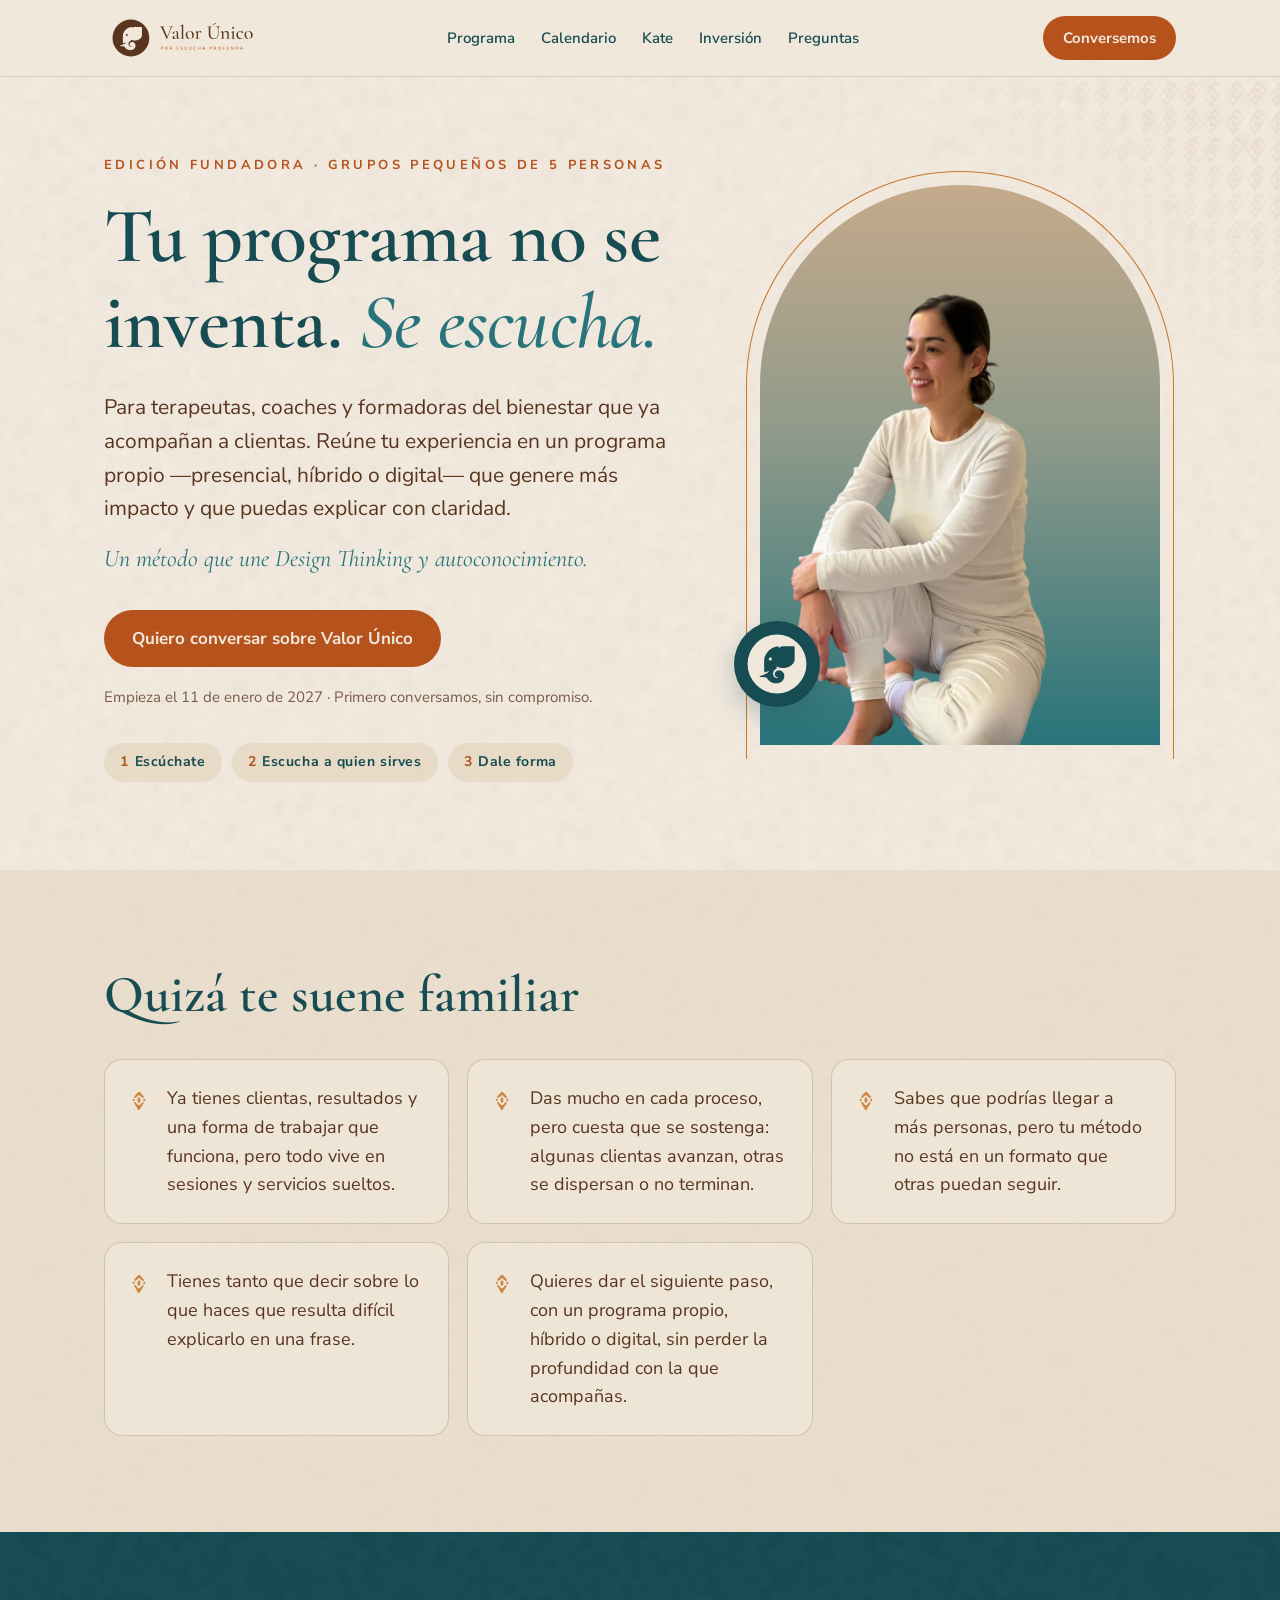
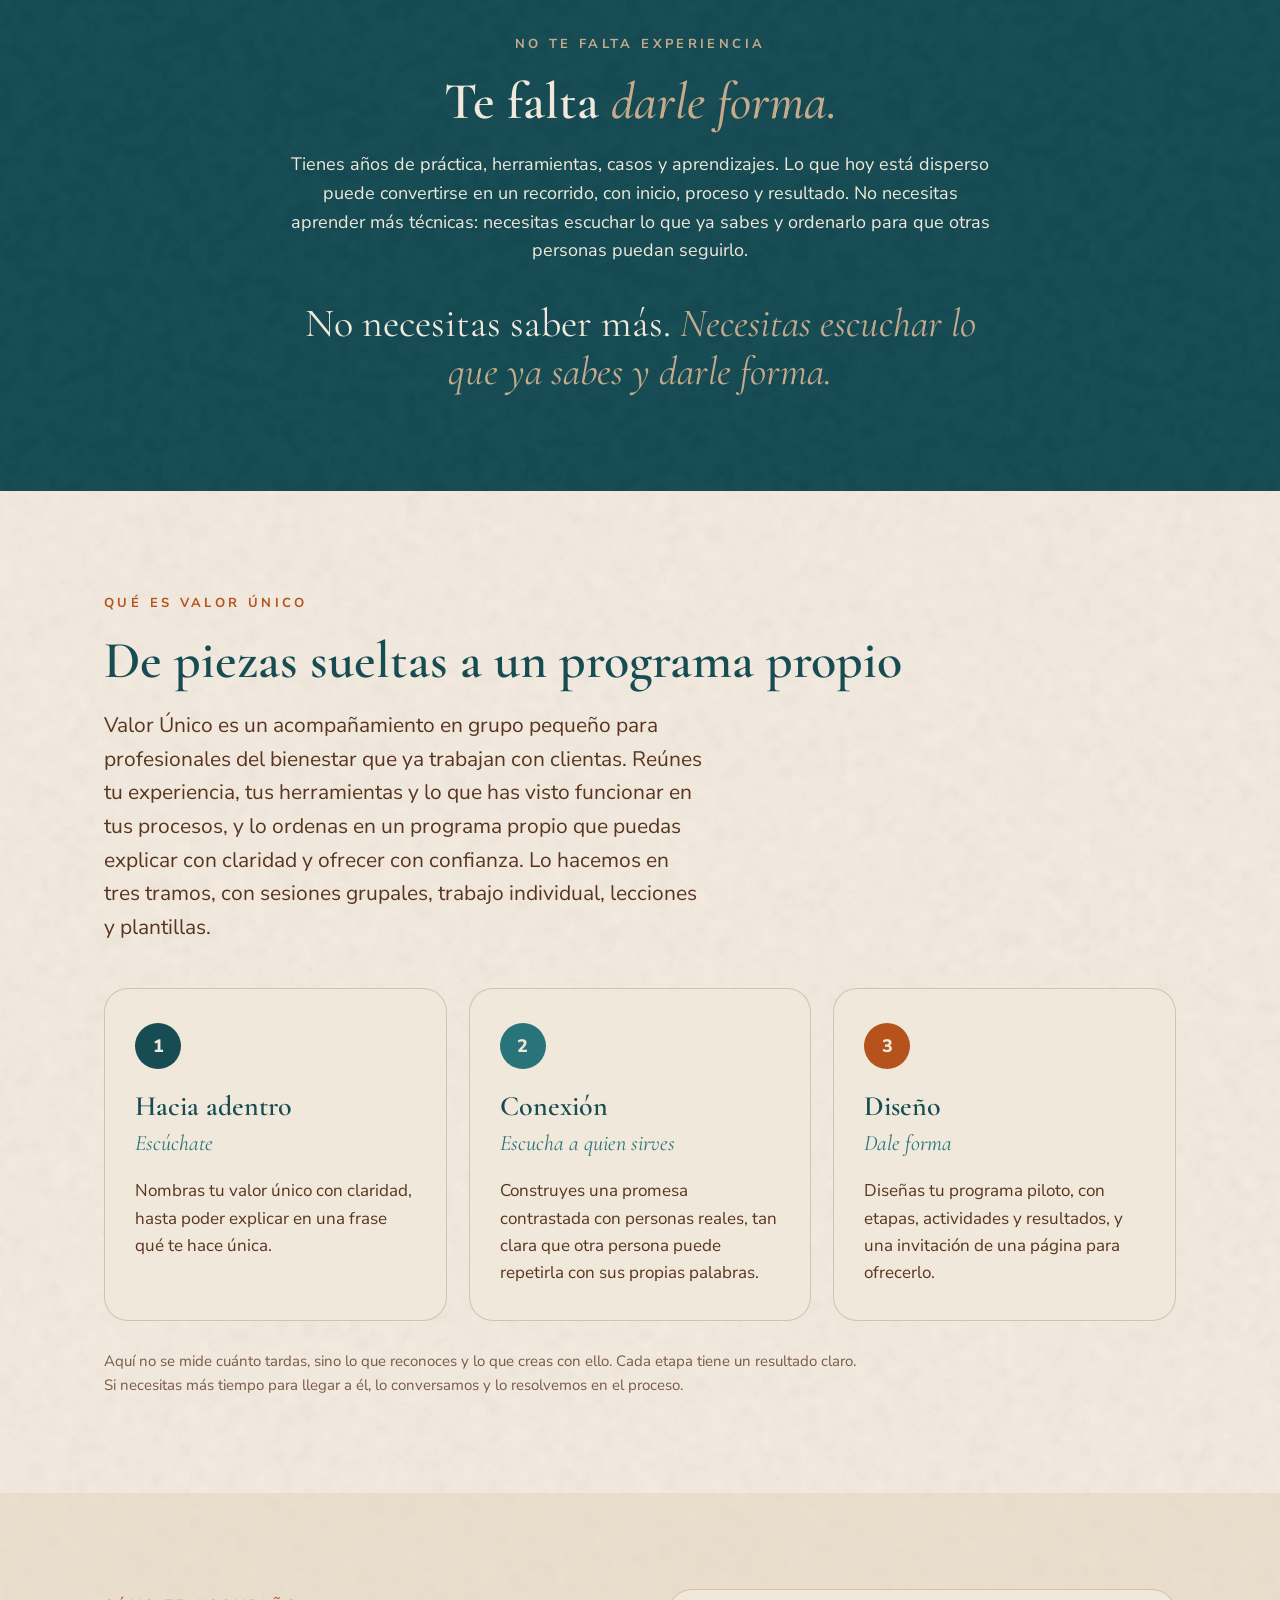
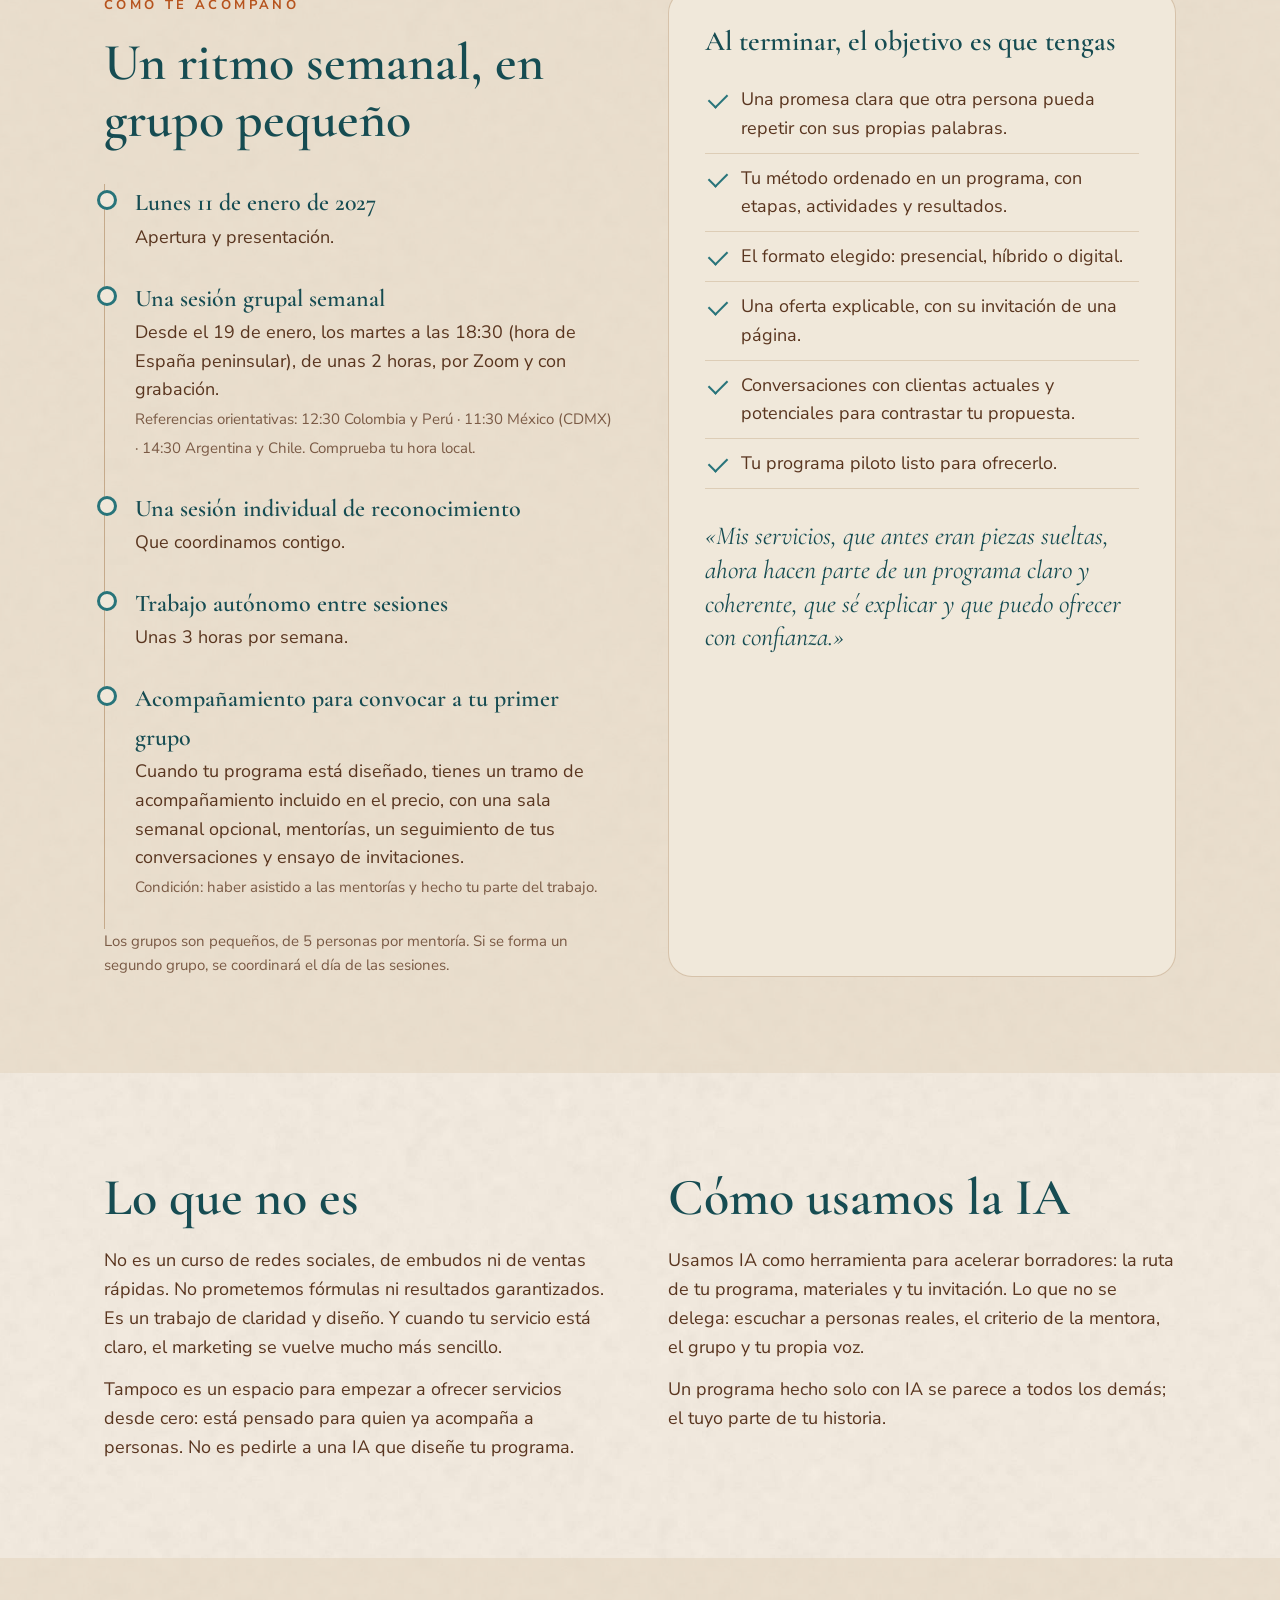
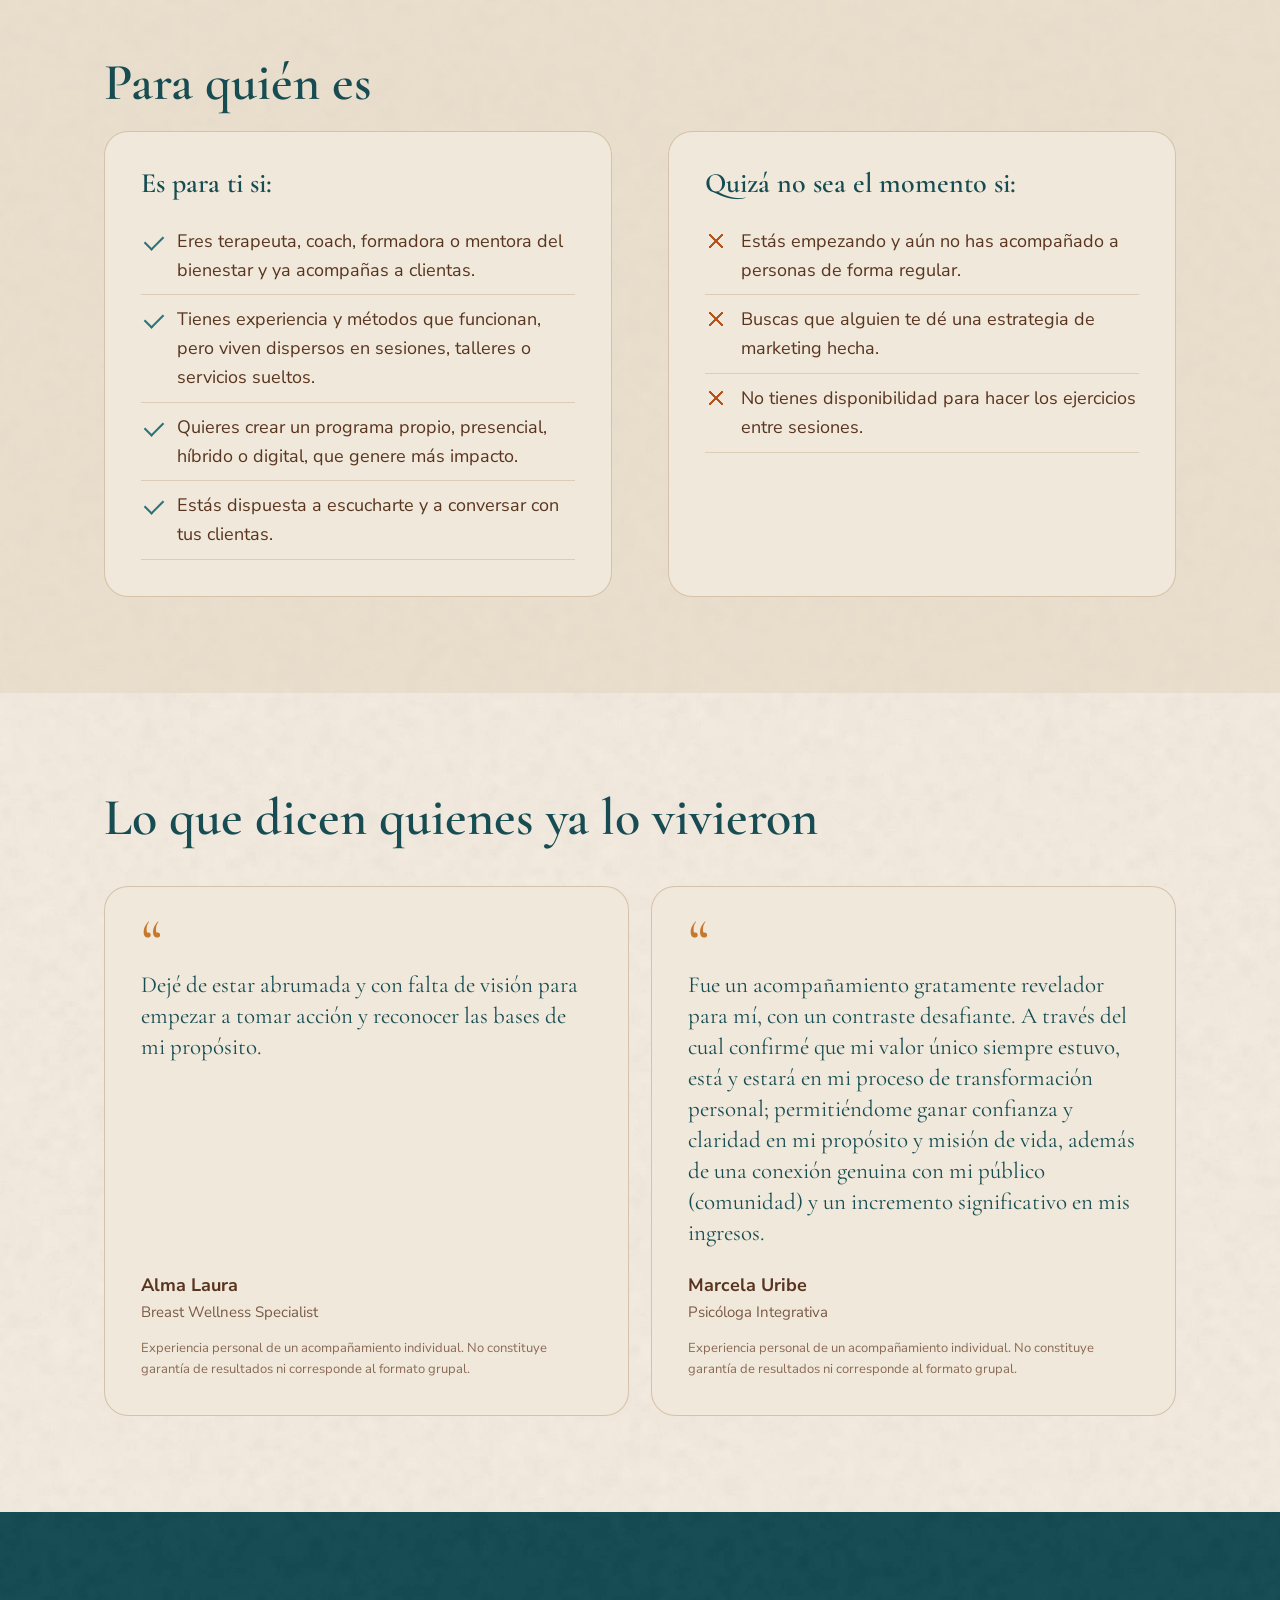
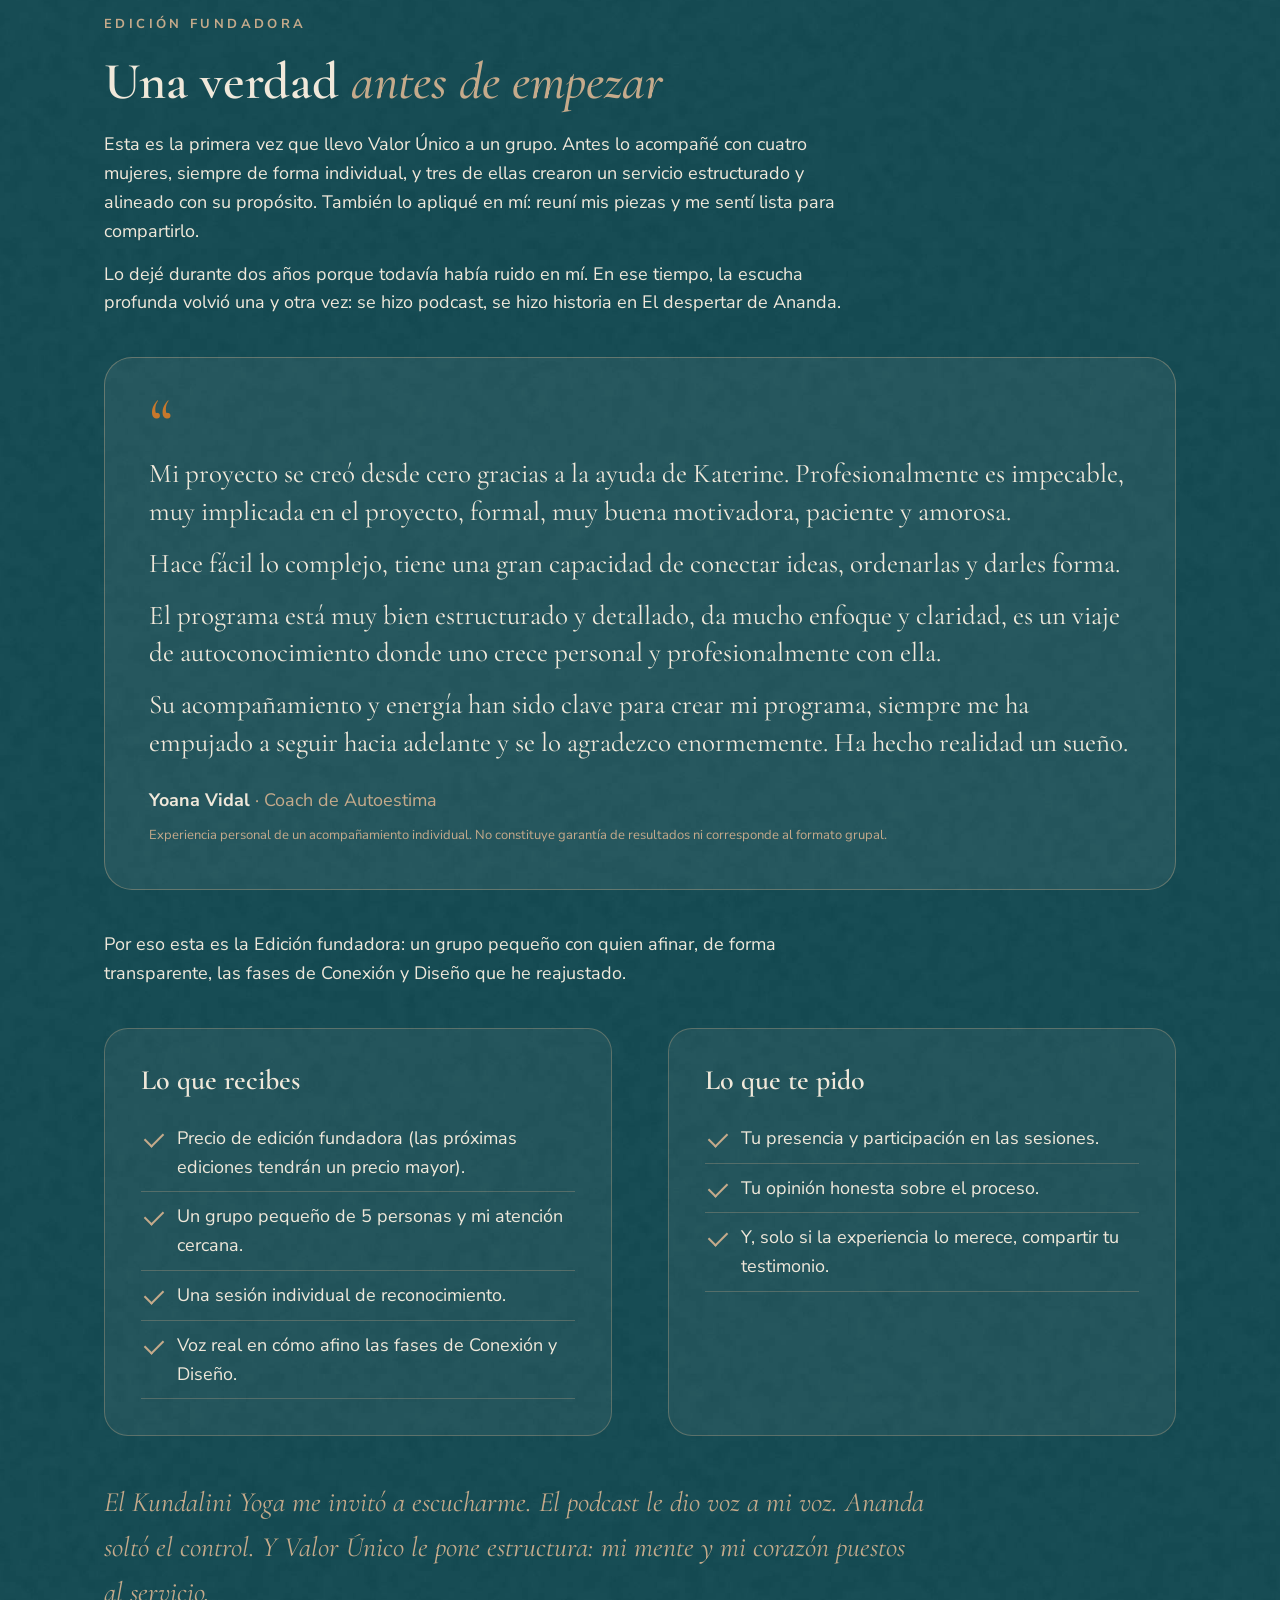
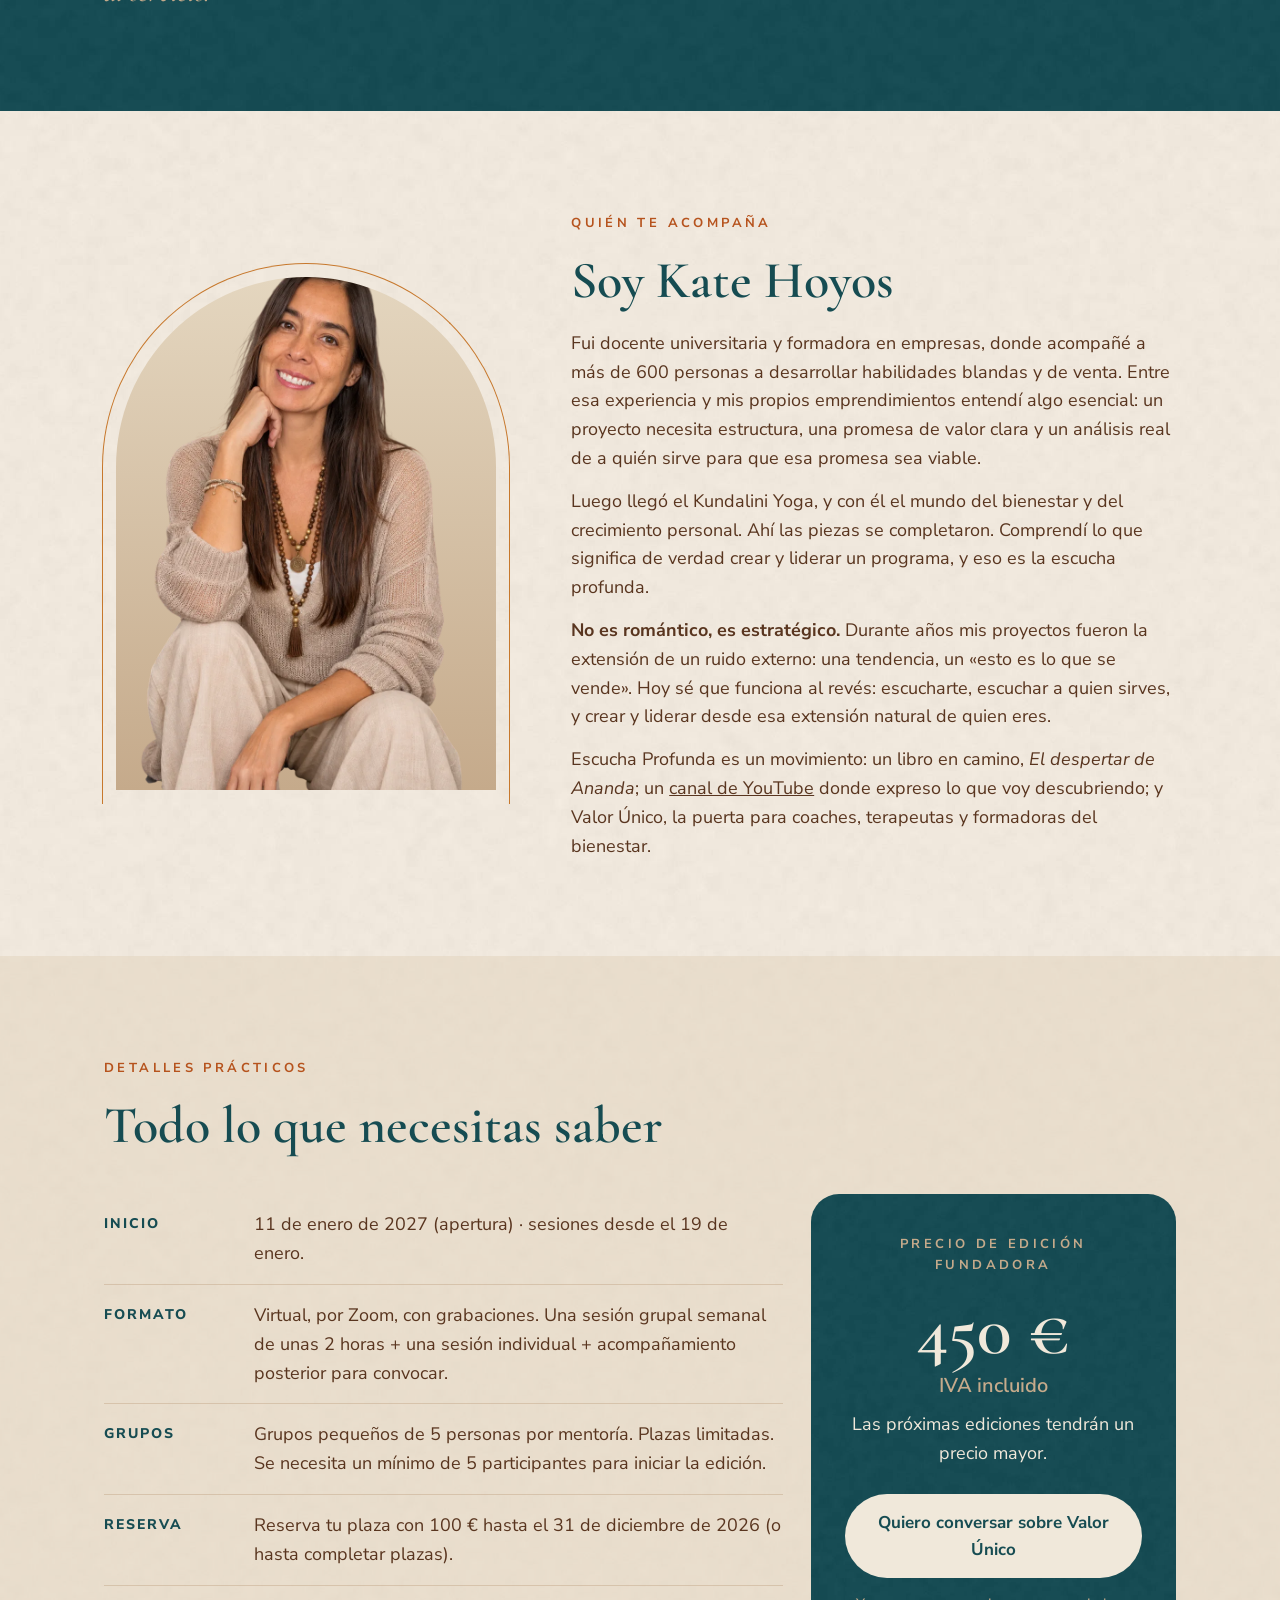
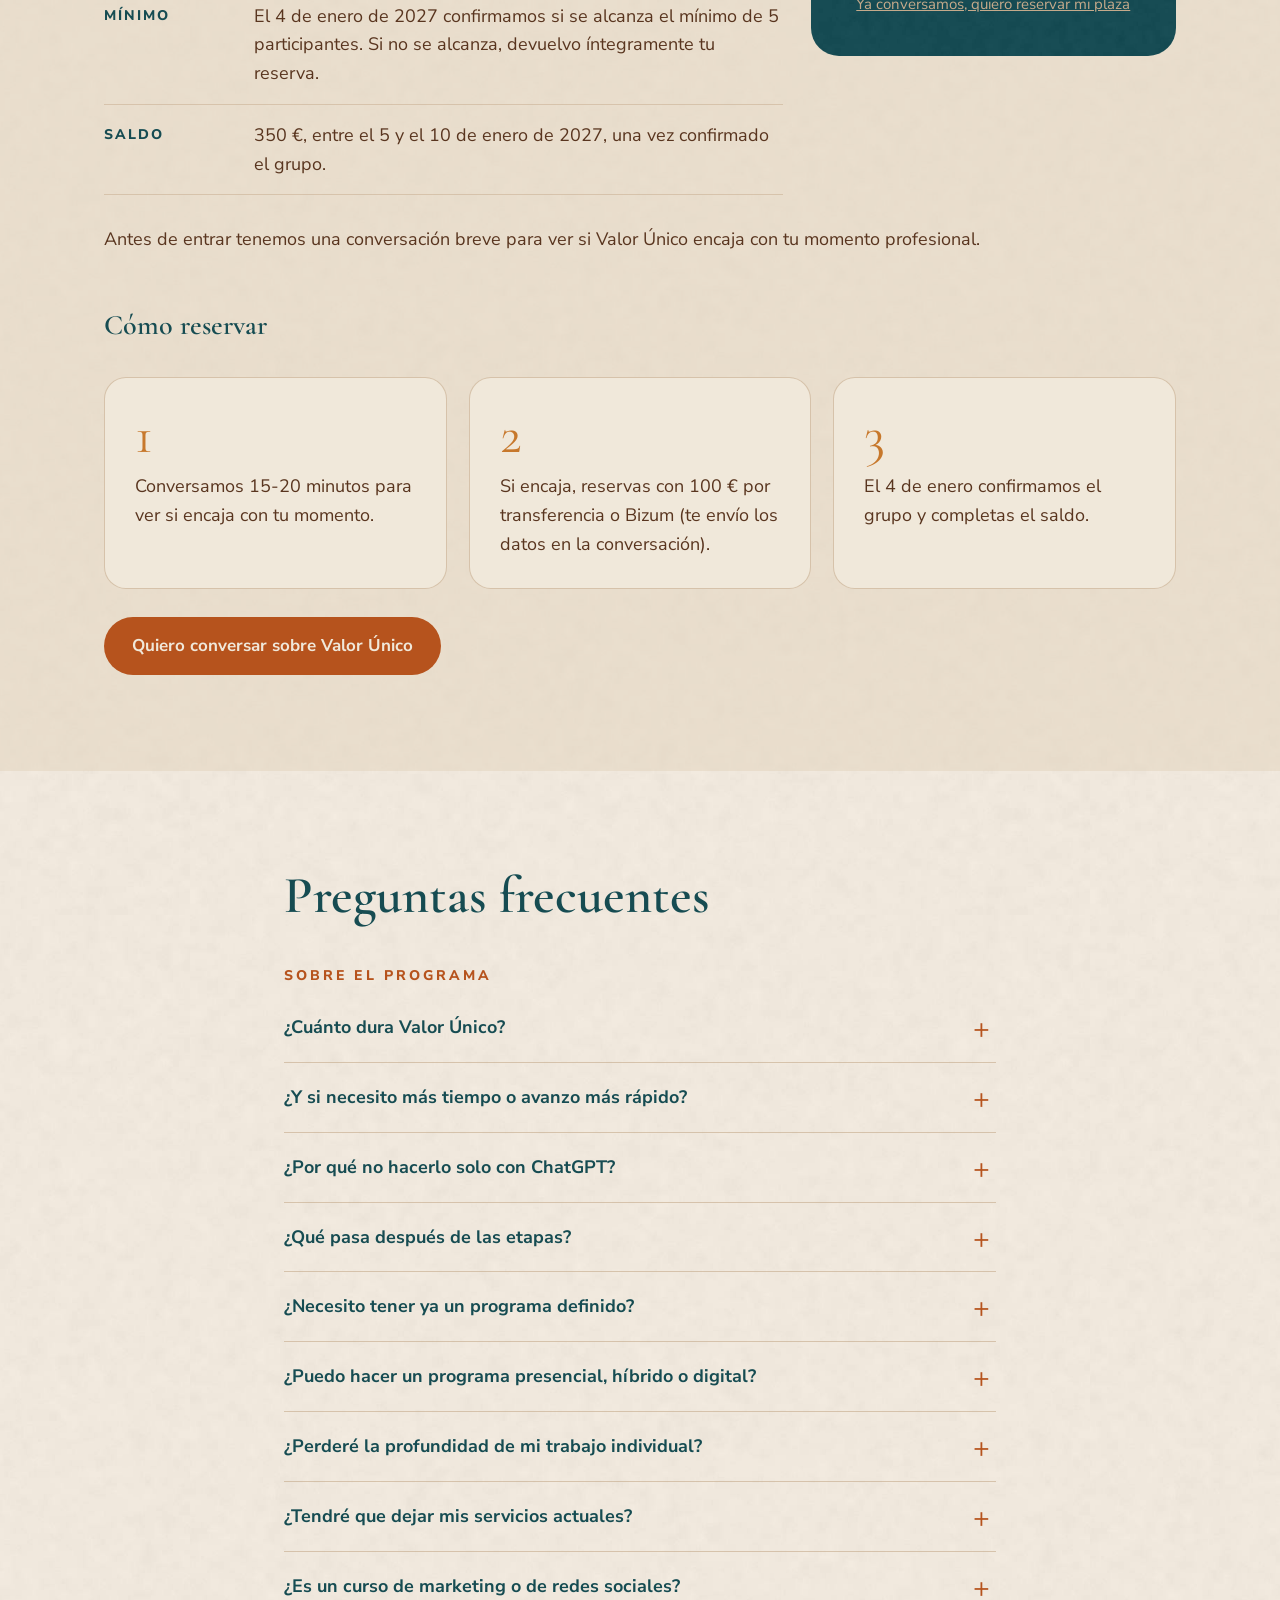
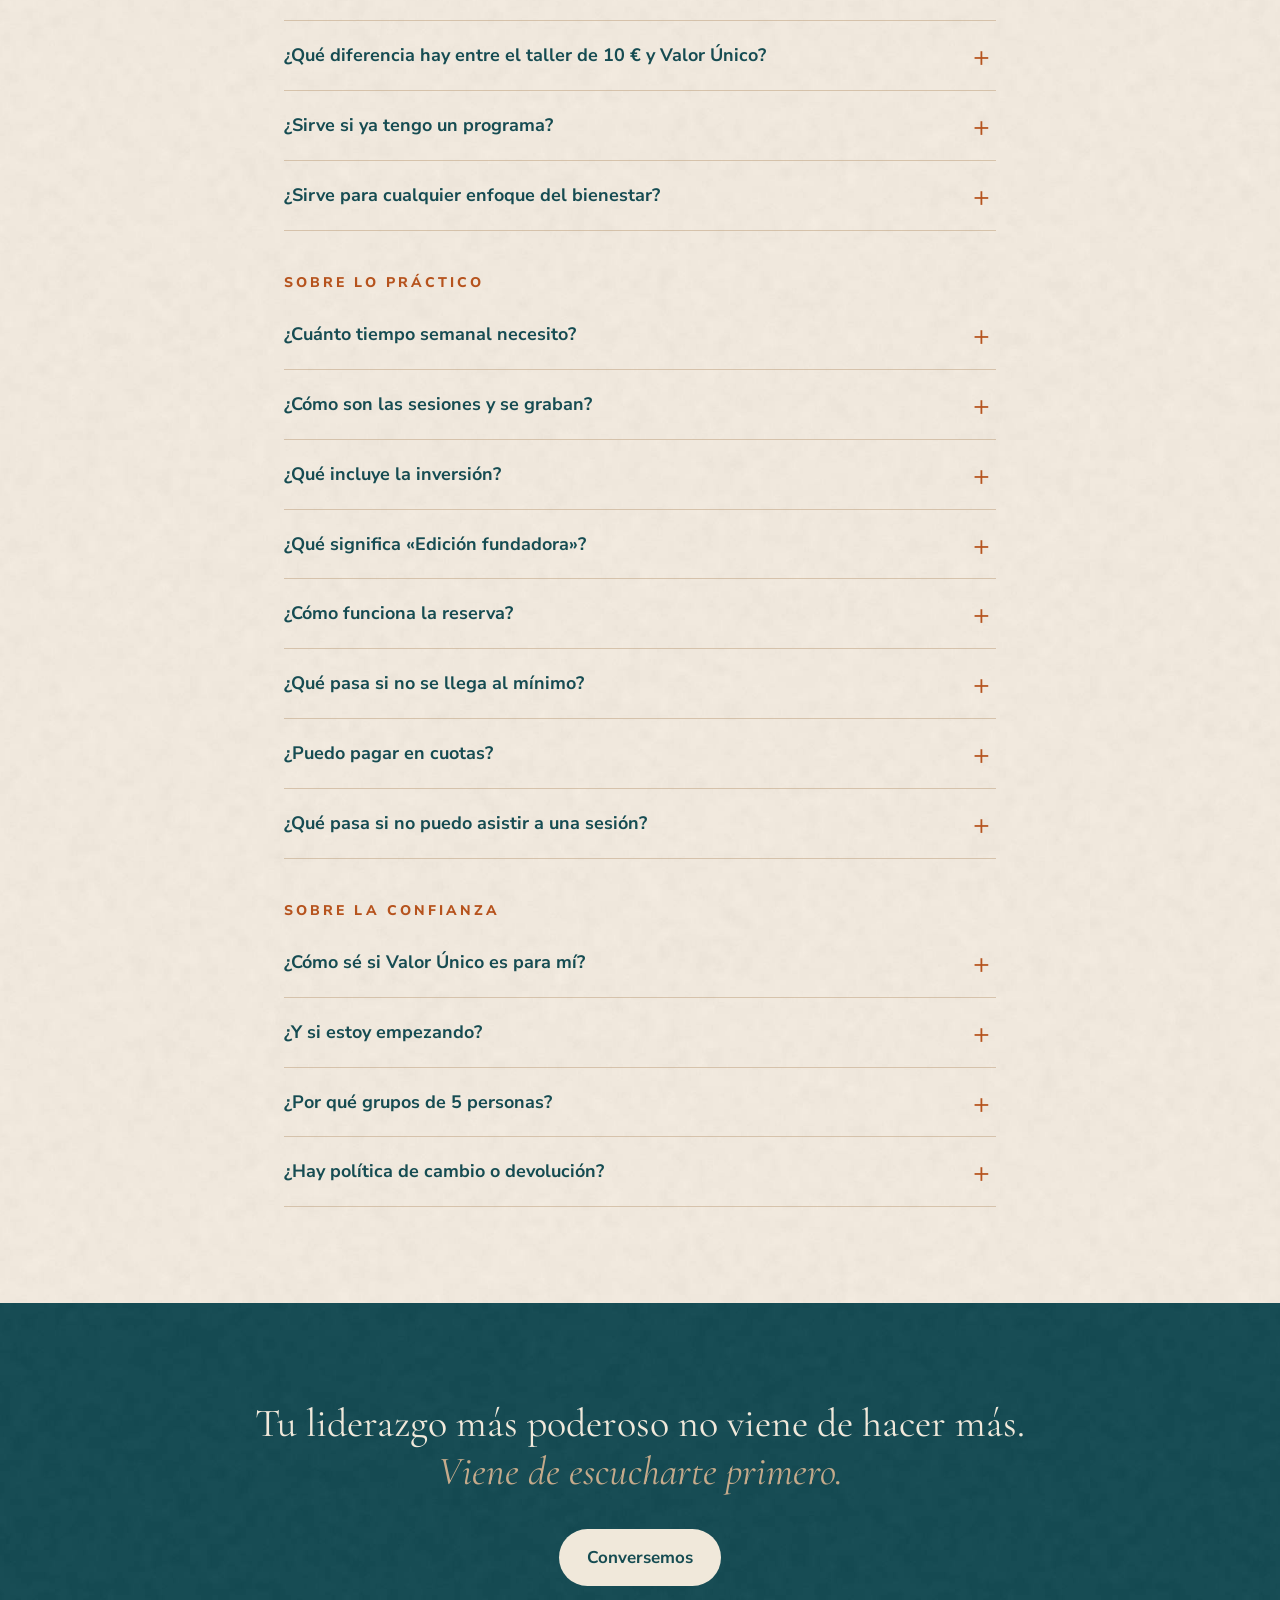
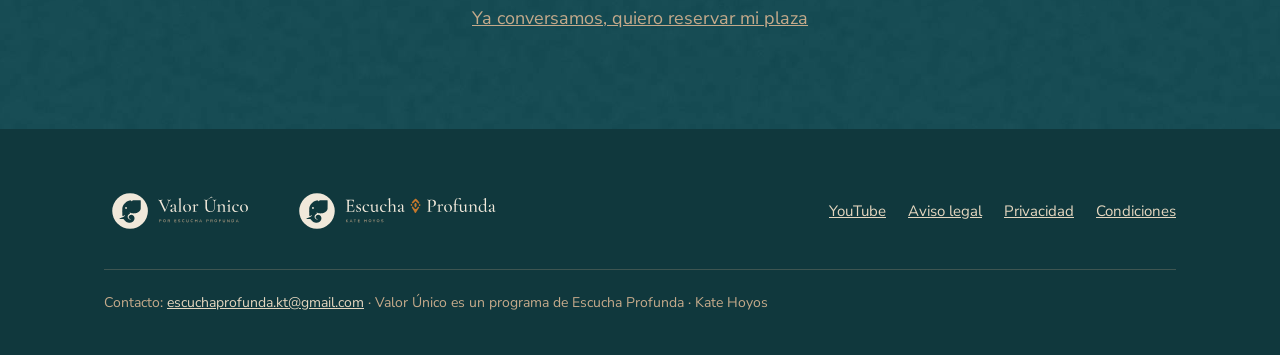
<file: landing-valor-unico/index.html>
<!doctype html>
<html lang="es">
<head>
<meta charset="utf-8">
<meta name="viewport" content="width=device-width, initial-scale=1">
<title>Valor Único · Tu programa propio desde la escucha | Kate Hoyos</title>
<meta name="description" content="Acompañamiento en grupos pequeños para terapeutas, coaches y formadoras del bienestar que quieren reunir su experiencia en un programa propio. Edición fundadora desde el 11 de enero de 2027.">
<meta property="og:title" content="Valor Único · Tu programa no se inventa. Se escucha.">
<meta property="og:description" content="Para terapeutas, coaches y formadoras del bienestar que ya acompañan a clientas. Un método que une Design Thinking y autoconocimiento.">
<meta property="og:type" content="website">
<meta property="og:url" content="https://valorunico.escuchaprofunda.com/">
<link rel="icon" type="image/png" href="assets/favicon.png">
<link rel="preconnect" href="https://fonts.googleapis.com">
<link rel="preconnect" href="https://fonts.gstatic.com" crossorigin>
<link href="https://fonts.googleapis.com/css2?family=Cormorant+Garamond:ital,wght@0,500;0,600;1,500&family=Nunito+Sans:wght@400;600;700;800&display=swap" rel="stylesheet">
<link rel="stylesheet" href="assets/style.css">
</head>
<body>
<a class="skip" href="#contenido">Saltar al contenido</a>

<header class="top">
  <div class="wrap">
    <a class="logo" href="#inicio"><img src="assets/valor_unico_horizontal_nogal.svg" alt="Valor Único por Escucha Profunda" width="446" height="152"></a>
    <nav aria-label="Secciones">
      <a href="#programa">Programa</a>
      <a href="#calendario">Calendario</a>
      <a href="#kate">Kate</a>
      <a href="#inversion">Inversión</a>
      <a href="#preguntas">Preguntas</a>
    </nav>
    <a class="btn btn-primary" href="https://w.app/valorunico" target="_blank" rel="noopener">Conversemos</a>
  </div>
</header>

<main id="contenido">

<!-- HERO -->
<section class="hero" id="inicio">
  <div class="glyphs" aria-hidden="true"></div>
  <div class="wrap">
    <div>
      <span class="label">Edición fundadora · Grupos pequeños de 5 personas</span>
      <h1>Tu programa no se inventa. <em>Se escucha.</em></h1>
      <p class="lead">Para terapeutas, coaches y formadoras del bienestar que ya acompañan a clientas. Reúne tu experiencia en un programa propio —presencial, híbrido o digital— que genere más impacto y que puedas explicar con claridad.</p>
      <p class="method">Un método que une Design Thinking y autoconocimiento.</p>
      <div class="actions">
        <a class="btn btn-primary" href="https://w.app/valorunico" target="_blank" rel="noopener">Quiero conversar sobre Valor Único</a>
      </div>
      <p class="note">Empieza el 11 de enero de 2027 · Primero conversamos, sin compromiso.</p>
      <ul class="steps-mini" aria-label="Las tres etapas">
        <li><span>1</span>Escúchate</li>
        <li><span>2</span>Escucha a quien sirves</li>
        <li><span>3</span>Dale forma</li>
      </ul>
    </div>
    <div class="portal">
      <div class="arch"><img src="assets/kate-hero.webp" alt="Kate Hoyos, sentada y sonriendo" width="900" height="1200"></div>
      <div class="seal"><img src="assets/simbolo_marfil.svg" alt="Símbolo de Escucha Profunda"></div>
    </div>
  </div>
</section>

<!-- FAMILIAR -->
<section class="tint">
  <div class="wrap">
    <h2>Quizá te suene familiar</h2>
    <ul class="familiar">
      <li>Ya tienes clientas, resultados y una forma de trabajar que funciona, pero todo vive en sesiones y servicios sueltos.</li>
      <li>Das mucho en cada proceso, pero cuesta que se sostenga: algunas clientas avanzan, otras se dispersan o no terminan.</li>
      <li>Sabes que podrías llegar a más personas, pero tu método no está en un formato que otras puedan seguir.</li>
      <li>Tienes tanto que decir sobre lo que haces que resulta difícil explicarlo en una frase.</li>
      <li>Quieres dar el siguiente paso, con un programa propio, híbrido o digital, sin perder la profundidad con la que acompañas.</li>
    </ul>
  </div>
</section>

<section class="dark">
  <div class="wrap narrow center">
    <span class="label">No te falta experiencia</span>
    <h2>Te falta <em>darle forma.</em></h2>
    <p>Tienes años de práctica, herramientas, casos y aprendizajes. Lo que hoy está disperso puede convertirse en un recorrido, con inicio, proceso y resultado. No necesitas aprender más técnicas: necesitas escuchar lo que ya sabes y ordenarlo para que otras personas puedan seguirlo.</p>
    <p class="pull" style="margin-top:34px">No necesitas saber más. <em>Necesitas escuchar lo que ya sabes y darle forma.</em></p>
  </div>
</section>

<!-- QUÉ ES -->
<section id="programa">
  <div class="wrap">
    <span class="label">Qué es Valor Único</span>
    <h2>De piezas sueltas a un programa propio</h2>
    <p class="lead">Valor Único es un acompañamiento en grupo pequeño para profesionales del bienestar que ya trabajan con clientas. Reúnes tu experiencia, tus herramientas y lo que has visto funcionar en tus procesos, y lo ordenas en un programa propio que puedas explicar con claridad y ofrecer con confianza. Lo hacemos en tres tramos, con sesiones grupales, trabajo individual, lecciones y plantillas.</p>
    <div class="stages">
      <article class="stage">
        <div class="num">1</div>
        <h3>Hacia adentro</h3>
        <p class="verb">Escúchate</p>
        <p>Nombras tu valor único con claridad, hasta poder explicar en una frase qué te hace única.</p>
      </article>
      <article class="stage">
        <div class="num">2</div>
        <h3>Conexión</h3>
        <p class="verb">Escucha a quien sirves</p>
        <p>Construyes una promesa contrastada con personas reales, tan clara que otra persona puede repetirla con sus propias palabras.</p>
      </article>
      <article class="stage">
        <div class="num">3</div>
        <h3>Diseño</h3>
        <p class="verb">Dale forma</p>
        <p>Diseñas tu programa piloto, con etapas, actividades y resultados, y una invitación de una página para ofrecerlo.</p>
      </article>
    </div>
    <p class="muted" style="margin-top:28px;max-width:760px">Aquí no se mide cuánto tardas, sino lo que reconoces y lo que creas con ello. Cada etapa tiene un resultado claro. Si necesitas más tiempo para llegar a él, lo conversamos y lo resolvemos en el proceso.</p>
  </div>
</section>

<!-- CÓMO TE ACOMPAÑO -->
<section class="tint" id="calendario">
  <div class="wrap two">
    <div>
      <span class="label">Cómo te acompaño</span>
      <h2>Un ritmo semanal, en grupo pequeño</h2>
      <ol class="timeline">
        <li><strong>Lunes 11 de enero de 2027</strong>Apertura y presentación.</li>
        <li><strong>Una sesión grupal semanal</strong>Desde el 19 de enero, los martes a las 18:30 (hora de España peninsular), de unas 2 horas, por Zoom y con grabación.<br><span class="muted">Referencias orientativas: 12:30 Colombia y Perú · 11:30 México (CDMX) · 14:30 Argentina y Chile. Comprueba tu hora local.</span></li>
        <li><strong>Una sesión individual de reconocimiento</strong>Que coordinamos contigo.</li>
        <li><strong>Trabajo autónomo entre sesiones</strong>Unas 3 horas por semana.</li>
        <li><strong>Acompañamiento para convocar a tu primer grupo</strong>Cuando tu programa está diseñado, tienes un tramo de acompañamiento incluido en el precio, con una sala semanal opcional, mentorías, un seguimiento de tus conversaciones y ensayo de invitaciones.<br><span class="muted">Condición: haber asistido a las mentorías y hecho tu parte del trabajo.</span></li>
      </ol>
      <p class="muted">Los grupos son pequeños, de 5 personas por mentoría. Si se forma un segundo grupo, se coordinará el día de las sesiones.</p>
    </div>
    <div class="card">
      <h3 style="margin-bottom:6px">Al terminar, el objetivo es que tengas</h3>
      <ul class="checks">
        <li>Una promesa clara que otra persona pueda repetir con sus propias palabras.</li>
        <li>Tu método ordenado en un programa, con etapas, actividades y resultados.</li>
        <li>El formato elegido: presencial, híbrido o digital.</li>
        <li>Una oferta explicable, con su invitación de una página.</li>
        <li>Conversaciones con clientas actuales y potenciales para contrastar tu propuesta.</li>
        <li>Tu programa piloto listo para ofrecerlo.</li>
      </ul>
      <p class="final-quote">«Mis servicios, que antes eran piezas sueltas, ahora hacen parte de un programa claro y coherente, que sé explicar y que puedo ofrecer con confianza.»</p>
    </div>
  </div>
</section>

<!-- LO QUE NO ES / IA -->
<section>
  <div class="wrap two">
    <div>
      <h2>Lo que no es</h2>
      <p>No es un curso de redes sociales, de embudos ni de ventas rápidas. No prometemos fórmulas ni resultados garantizados. Es un trabajo de claridad y diseño. Y cuando tu servicio está claro, el marketing se vuelve mucho más sencillo.</p>
      <p>Tampoco es un espacio para empezar a ofrecer servicios desde cero: está pensado para quien ya acompaña a personas. No es pedirle a una IA que diseñe tu programa.</p>
    </div>
    <div>
      <h2>Cómo usamos la IA</h2>
      <p>Usamos IA como herramienta para acelerar borradores: la ruta de tu programa, materiales y tu invitación. Lo que no se delega: escuchar a personas reales, el criterio de la mentora, el grupo y tu propia voz.</p>
      <p>Un programa hecho solo con IA se parece a todos los demás; el tuyo parte de tu historia.</p>
    </div>
  </div>
</section>

<!-- PARA QUIÉN -->
<section class="tint">
  <div class="wrap">
    <h2>Para quién es</h2>
    <div class="two" style="margin-top:20px">
      <div class="card">
        <h3>Es para ti si:</h3>
        <ul class="checks">
          <li>Eres terapeuta, coach, formadora o mentora del bienestar y ya acompañas a clientas.</li>
          <li>Tienes experiencia y métodos que funcionan, pero viven dispersos en sesiones, talleres o servicios sueltos.</li>
          <li>Quieres crear un programa propio, presencial, híbrido o digital, que genere más impacto.</li>
          <li>Estás dispuesta a escucharte y a conversar con tus clientas.</li>
        </ul>
      </div>
      <div class="card">
        <h3>Quizá no sea el momento si:</h3>
        <ul class="checks crosses">
          <li>Estás empezando y aún no has acompañado a personas de forma regular.</li>
          <li>Buscas que alguien te dé una estrategia de marketing hecha.</li>
          <li>No tienes disponibilidad para hacer los ejercicios entre sesiones.</li>
        </ul>
      </div>
    </div>
  </div>
</section>

<!-- TESTIMONIOS -->
<section>
  <div class="wrap">
    <h2>Lo que dicen quienes ya lo vivieron</h2>
    <div class="quotes">
      <figure class="quote">
        <blockquote>Dejé de estar abrumada y con falta de visión para empezar a tomar acción y reconocer las bases de mi propósito.</blockquote>
        <figcaption class="who">Alma Laura<span>Breast Wellness Specialist</span></figcaption>
        <p class="disc">Experiencia personal de un acompañamiento individual. No constituye garantía de resultados ni corresponde al formato grupal.</p>
      </figure>
      <figure class="quote">
        <blockquote>Fue un acompañamiento gratamente revelador para mí, con un contraste desafiante. A través del cual confirmé que mi valor único siempre estuvo, está y estará en mi proceso de transformación personal; permitiéndome ganar confianza y claridad en mi propósito y misión de vida, además de una conexión genuina con mi público (comunidad) y un incremento significativo en mis ingresos.</blockquote>
        <figcaption class="who">Marcela Uribe<span>Psicóloga Integrativa</span></figcaption>
        <p class="disc">Experiencia personal de un acompañamiento individual. No constituye garantía de resultados ni corresponde al formato grupal.</p>
      </figure>
    </div>
  </div>
</section>

<!-- EDICIÓN FUNDADORA -->
<section class="dark">
  <div class="wrap">
    <span class="label">Edición fundadora</span>
    <h2>Una verdad <em>antes de empezar</em></h2>
    <div class="narrow">
      <p>Esta es la primera vez que llevo Valor Único a un grupo. Antes lo acompañé con cuatro mujeres, siempre de forma individual, y tres de ellas crearon un servicio estructurado y alineado con su propósito. También lo apliqué en mí: reuní mis piezas y me sentí lista para compartirlo.</p>
      <p>Lo dejé durante dos años porque todavía había ruido en mí. En ese tiempo, la escucha profunda volvió una y otra vez: se hizo podcast, se hizo historia en El despertar de Ananda.</p>
    </div>
    <figure class="feature-quote">
      <blockquote>
        <p>Mi proyecto se creó desde cero gracias a la ayuda de Katerine. Profesionalmente es impecable, muy implicada en el proyecto, formal, muy buena motivadora, paciente y amorosa.</p>
        <p>Hace fácil lo complejo, tiene una gran capacidad de conectar ideas, ordenarlas y darles forma.</p>
        <p>El programa está muy bien estructurado y detallado, da mucho enfoque y claridad, es un viaje de autoconocimiento donde uno crece personal y profesionalmente con ella.</p>
        <p>Su acompañamiento y energía han sido clave para crear mi programa, siempre me ha empujado a seguir hacia adelante y se lo agradezco enormemente. Ha hecho realidad un sueño.</p>
      </blockquote>
      <figcaption class="who">Yoana Vidal <span>· Coach de Autoestima</span></figcaption>
      <p class="disc">Experiencia personal de un acompañamiento individual. No constituye garantía de resultados ni corresponde al formato grupal.</p>
    </figure>
    <p class="narrow">Por eso esta es la Edición fundadora: un grupo pequeño con quien afinar, de forma transparente, las fases de Conexión y Diseño que he reajustado.</p>
    <div class="two" style="margin-top:40px">
      <div class="card">
        <h3>Lo que recibes</h3>
        <ul class="checks">
          <li>Precio de edición fundadora (las próximas ediciones tendrán un precio mayor).</li>
          <li>Un grupo pequeño de 5 personas y mi atención cercana.</li>
          <li>Una sesión individual de reconocimiento.</li>
          <li>Voz real en cómo afino las fases de Conexión y Diseño.</li>
        </ul>
      </div>
      <div class="card">
        <h3>Lo que te pido</h3>
        <ul class="checks">
          <li>Tu presencia y participación en las sesiones.</li>
          <li>Tu opinión honesta sobre el proceso.</li>
          <li>Y, solo si la experiencia lo merece, compartir tu testimonio.</li>
        </ul>
      </div>
    </div>
    <p class="movement">El Kundalini Yoga me invitó a escucharme. El podcast le dio voz a mi voz. Ananda soltó el control. Y Valor Único le pone estructura: mi mente y mi corazón puestos al servicio.</p>
  </div>
</section>

<!-- KATE -->
<section id="kate">
  <div class="wrap kate">
    <div class="portal">
      <div class="arch"><img src="assets/kate-retrato.webp" alt="Retrato de Kate Hoyos" width="800" height="1200"></div>
    </div>
    <div>
      <span class="label">Quién te acompaña</span>
      <h2>Soy Kate Hoyos</h2>
      <p>Fui docente universitaria y formadora en empresas, donde acompañé a más de 600 personas a desarrollar habilidades blandas y de venta. Entre esa experiencia y mis propios emprendimientos entendí algo esencial: un proyecto necesita estructura, una promesa de valor clara y un análisis real de a quién sirve para que esa promesa sea viable.</p>
      <p>Luego llegó el Kundalini Yoga, y con él el mundo del bienestar y del crecimiento personal. Ahí las piezas se completaron. Comprendí lo que significa de verdad crear y liderar un programa, y eso es la escucha profunda.</p>
      <p><strong>No es romántico, es estratégico.</strong> Durante años mis proyectos fueron la extensión de un ruido externo: una tendencia, un «esto es lo que se vende». Hoy sé que funciona al revés: escucharte, escuchar a quien sirves, y crear y liderar desde esa extensión natural de quien eres.</p>
      <p>Escucha Profunda es un movimiento: un libro en camino, <em>El despertar de Ananda</em>; un <a href="https://www.youtube.com/@escuchaprofunda_kate_hoyos" target="_blank" rel="noopener">canal de YouTube</a> donde expreso lo que voy descubriendo; y Valor Único, la puerta para coaches, terapeutas y formadoras del bienestar.</p>
    </div>
  </div>
</section>

<!-- DETALLES -->
<section class="tint" id="inversion">
  <div class="wrap">
    <span class="label">Detalles prácticos</span>
    <h2>Todo lo que necesitas saber</h2>
    <div class="details">
      <dl>
        <dt>Inicio</dt><dd>11 de enero de 2027 (apertura) · sesiones desde el 19 de enero.</dd>
        <dt>Formato</dt><dd>Virtual, por Zoom, con grabaciones. Una sesión grupal semanal de unas 2 horas + una sesión individual + acompañamiento posterior para convocar.</dd>
        <dt>Grupos</dt><dd>Grupos pequeños de 5 personas por mentoría. Plazas limitadas. Se necesita un mínimo de 5 participantes para iniciar la edición.</dd>
        <dt>Reserva</dt><dd>Reserva tu plaza con 100 € hasta el 31 de diciembre de 2026 (o hasta completar plazas).</dd>
        <dt>Mínimo</dt><dd>El 4 de enero de 2027 confirmamos si se alcanza el mínimo de 5 participantes. Si no se alcanza, devuelvo íntegramente tu reserva.</dd>
        <dt>Saldo</dt><dd>350 €, entre el 5 y el 10 de enero de 2027, una vez confirmado el grupo.</dd>
      </dl>
      <div class="price">
        <span class="label">Precio de edición fundadora</span>
        <div class="amount">450 €<small>IVA incluido</small></div>
        <p style="margin-top:14px">Las próximas ediciones tendrán un precio mayor.</p>
        <a class="btn btn-light" href="https://w.app/valorunico" target="_blank" rel="noopener">Quiero conversar sobre Valor Único</a>
        <a class="alt" href="#reserva-paso-2">Ya conversamos, quiero reservar mi plaza</a>
      </div>
    </div>
    <p style="margin-top:30px">Antes de entrar tenemos una conversación breve para ver si Valor Único encaja con tu momento profesional.</p>

    <h3 style="margin-top:56px">Cómo reservar</h3>
    <ol class="reserve">
      <li id="reserva-paso-1">Conversamos 15-20 minutos para ver si encaja con tu momento.</li>
      <li id="reserva-paso-2">Si encaja, reservas con 100 € por transferencia o Bizum (te envío los datos en la conversación).</li>
      <li id="reserva-paso-3">El 4 de enero confirmamos el grupo y completas el saldo.</li>
    </ol>
    <p style="margin-top:28px"><a class="btn btn-primary" href="https://w.app/valorunico" target="_blank" rel="noopener">Quiero conversar sobre Valor Único</a></p>
  </div>
</section>

<!-- FAQ -->
<section id="preguntas">
  <div class="wrap narrow">
    <h2>Preguntas frecuentes</h2>

    <div class="faq-group">
      <h3>Sobre el programa</h3>
      <details><summary>¿Cuánto dura Valor Único?</summary><p>Como referencia, el recorrido está pensado para unas 7 semanas, seguido de un tramo de acompañamiento para convocar a tu primer grupo (unas 5 semanas más, incluidas). Es orientativo: lo importante no es la rapidez, sino lo que logras en cada etapa.</p></details>
      <details><summary>¿Y si necesito más tiempo o avanzo más rápido?</summary><p>Lo resolvemos en el proceso. Si necesitas más tiempo para terminar la estructura de tu programa, lo conversamos; para eso es el tramo de acompañamiento. Y si avanzas antes, seguimos con la siguiente etapa.</p></details>
      <details><summary>¿Por qué no hacerlo solo con ChatGPT?</summary><p>La IA nos ayuda con borradores de la ruta, los materiales y la invitación. No sustituye la escucha de personas reales, el criterio de la mentora, el grupo ni tu propia voz. Tu programa parte de tu historia, no de una respuesta genérica.</p></details>
      <details><summary>¿Qué pasa después de las etapas?</summary><p>Cuando tu programa está diseñado, tienes un tramo de acompañamiento incluido para convocar a tu primer grupo: una sala semanal opcional, mentorías, seguimiento de tus conversaciones y ensayo de invitaciones. La condición es haber asistido a las mentorías y hecho tu parte del trabajo.</p></details>
      <details><summary>¿Necesito tener ya un programa definido?</summary><p>No necesitas tenerlo cerrado, pero sí experiencia acompañando a clientas. Tu trabajo actual es la mejor materia prima para definirlo.</p></details>
      <details><summary>¿Puedo hacer un programa presencial, híbrido o digital?</summary><p>Sí. Decidimos el formato al diseñarlo, según tu método y tu estilo.</p></details>
      <details><summary>¿Perderé la profundidad de mi trabajo individual?</summary><p>No. Un programa bien diseñado no sustituye tu acompañamiento personal: lo ordena. Decidimos juntas qué se trabaja en grupo, qué a tu ritmo y qué se reserva para el trato individual.</p></details>
      <details><summary>¿Tendré que dejar mis servicios actuales?</summary><p>No. Tu programa puede convivir con ellos o transformarlos.</p></details>
      <details><summary>¿Es un curso de marketing o de redes sociales?</summary><p>No. Trabajamos la claridad de tu propuesta y una invitación directa a tu primer grupo. Cuando eso está claro, comunicarlo es más sencillo.</p></details>
      <details><summary>¿Qué diferencia hay entre el taller de 10 € y Valor Único?</summary><p>El taller es un primer paso práctico para empezar a ordenar tu idea. Valor Único es el acompañamiento completo, como referencia de unas 7 semanas, para llegar a tener tu programa piloto y tu invitación.</p></details>
      <details><summary>¿Sirve si ya tengo un programa?</summary><p>Sí, si quieres afinar tu promesa, tu público o tu invitación.</p></details>
      <details><summary>¿Sirve para cualquier enfoque del bienestar?</summary><p>Sí: terapia, coaching, yoga, enfoque corporal, espiritual u holístico.</p></details>
    </div>

    <div class="faq-group">
      <h3>Sobre lo práctico</h3>
      <details><summary>¿Cuánto tiempo semanal necesito?</summary><p>Una sesión grupal de unas 2 horas + unas 3 horas de trabajo entre sesiones.</p></details>
      <details><summary>¿Cómo son las sesiones y se graban?</summary><p>Son por Zoom y quedan grabadas, así que puedes verlas después. Aun así, te invito a asistir en directo: ahí resuelves tus dudas en tiempo real y te nutres de la experiencia de otras colegas.</p></details>
      <details><summary>¿Qué incluye la inversión?</summary><p>Acceso a todo el material del programa, las sesiones grupales semanales, tu sesión individual de reconocimiento, las grabaciones y el acompañamiento posterior para convocar. Y lo más importante: co-crear en un grupo de mujeres que comparten un mismo propósito, poner su conocimiento, sus dones y su experiencia al servicio en un programa que sea una extensión natural de ellas.</p></details>
      <details><summary>¿Qué significa «Edición fundadora»?</summary><p>Es la primera vez que llevo Valor Único a un grupo. Afinamos juntas las fases de Conexión y Diseño, y por eso el precio es de fundadora. Las próximas ediciones tendrán un precio mayor.</p></details>
      <details><summary>¿Cómo funciona la reserva?</summary><p>Reservas con 100 € hasta el 31 de diciembre de 2026 (o hasta completar plazas). El 4 de enero de 2027 confirmamos el grupo y completas los 350 € restantes entre el 5 y el 10 de enero de 2027, una vez confirmado. Se aplica el derecho legal de desistimiento de 14 días.</p></details>
      <details><summary>¿Qué pasa si no se llega al mínimo?</summary><p>Para empezar necesito al menos 5 participantes. El 4 de enero de 2027 confirmamos si se alcanza el mínimo. Si no se alcanza, te devuelvo íntegramente tu reserva.</p></details>
      <details><summary>¿Puedo pagar en cuotas?</summary><p>Podemos conversarlo si es tu caso.</p></details>
      <details><summary>¿Qué pasa si no puedo asistir a una sesión?</summary><p>Déjame tu pregunta, duda o cuello de botella antes de la sesión. Te respondo durante el encuentro y lo verás en la grabación. Aun así, suele ser más efectivo estar en directo, porque una duda normalmente necesita resolverse con preguntas más profundas.</p></details>
    </div>

    <div class="faq-group">
      <h3>Sobre la confianza</h3>
      <details><summary>¿Cómo sé si Valor Único es para mí?</summary><p>Antes de entrar hay una conversación breve, sin compromiso, para ver si encaja contigo.</p></details>
      <details><summary>¿Y si estoy empezando?</summary><p>Valor Único está pensado para profesionales que ya acompañan a clientas. Si estás en tus primeros pasos, escríbeme y vemos qué te conviene ahora.</p></details>
      <details><summary>¿Por qué grupos de 5 personas?</summary><p>Para que cada participante tenga espacio real en cada sesión. Las plazas son limitadas y se necesita un mínimo de 5 participantes para iniciar la edición. Si se forma un segundo grupo, se coordinará el día de las sesiones.</p></details>
      <details><summary>¿Hay política de cambio o devolución?</summary><p>Tienes el derecho legal de desistimiento de 14 días desde el momento de tu inscripción y pago, para que decidas con tranquilidad. Y lo que más me importa es que al terminar hayas creado tu programa. Por eso, si al cabo del recorrido orientativo de unas 7 semanas sientes que no fueron suficientes para cumplir tus objetivos, y has asistido a todas las sesiones y realizado todas las actividades, puedes seguir asistiendo a las sesiones grupales 5 semanas más, sin coste adicional.</p></details>
    </div>
  </div>
</section>

<section class="dark closing">
  <div class="wrap">
    <p class="pull">Tu liderazgo más poderoso no viene de hacer más. <em>Viene de escucharte primero.</em></p>
    <a class="btn btn-light" href="https://w.app/valorunico" target="_blank" rel="noopener">Conversemos</a>
    <p style="margin-top:18px"><a href="#reserva-paso-2" style="color:var(--beige)">Ya conversamos, quiero reservar mi plaza</a></p>
  </div>
</section>

</main>

<footer>
  <div class="wrap">
    <div class="logos">
      <img src="assets/valor_unico_horizontal_marfil.svg" alt="Valor Único por Escucha Profunda" width="446" height="152">
      <img src="assets/horizontal_marfil.svg" alt="Escucha Profunda · Kate Hoyos" width="623" height="152">
    </div>
    <nav aria-label="Enlaces">
      <a href="https://www.youtube.com/@escuchaprofunda_kate_hoyos" target="_blank" rel="noopener">YouTube</a>
      <a href="aviso-legal.html">Aviso legal</a>
      <a href="privacidad.html">Privacidad</a>
      <a href="condiciones.html">Condiciones</a>
    </nav>
    <p class="small">Contacto: <a href="mailto:escuchaprofunda.kt@gmail.com">escuchaprofunda.kt@gmail.com</a> · Valor Único es un programa de Escucha Profunda · Kate Hoyos</p>
  </div>
</footer>

<script>
  (function(){
    if(!('IntersectionObserver' in window)) return;
    var els=document.querySelectorAll('section:not(.hero) h2, .stage, .quote, .card, .reserve li, .feature-quote');
    var io=new IntersectionObserver(function(es){es.forEach(function(e){if(e.isIntersecting){e.target.classList.add('in');io.unobserve(e.target);}})},{threshold:.12});
    els.forEach(function(el){el.classList.add('reveal');io.observe(el);});
  })();
</script>
</body>
</html>
</file>
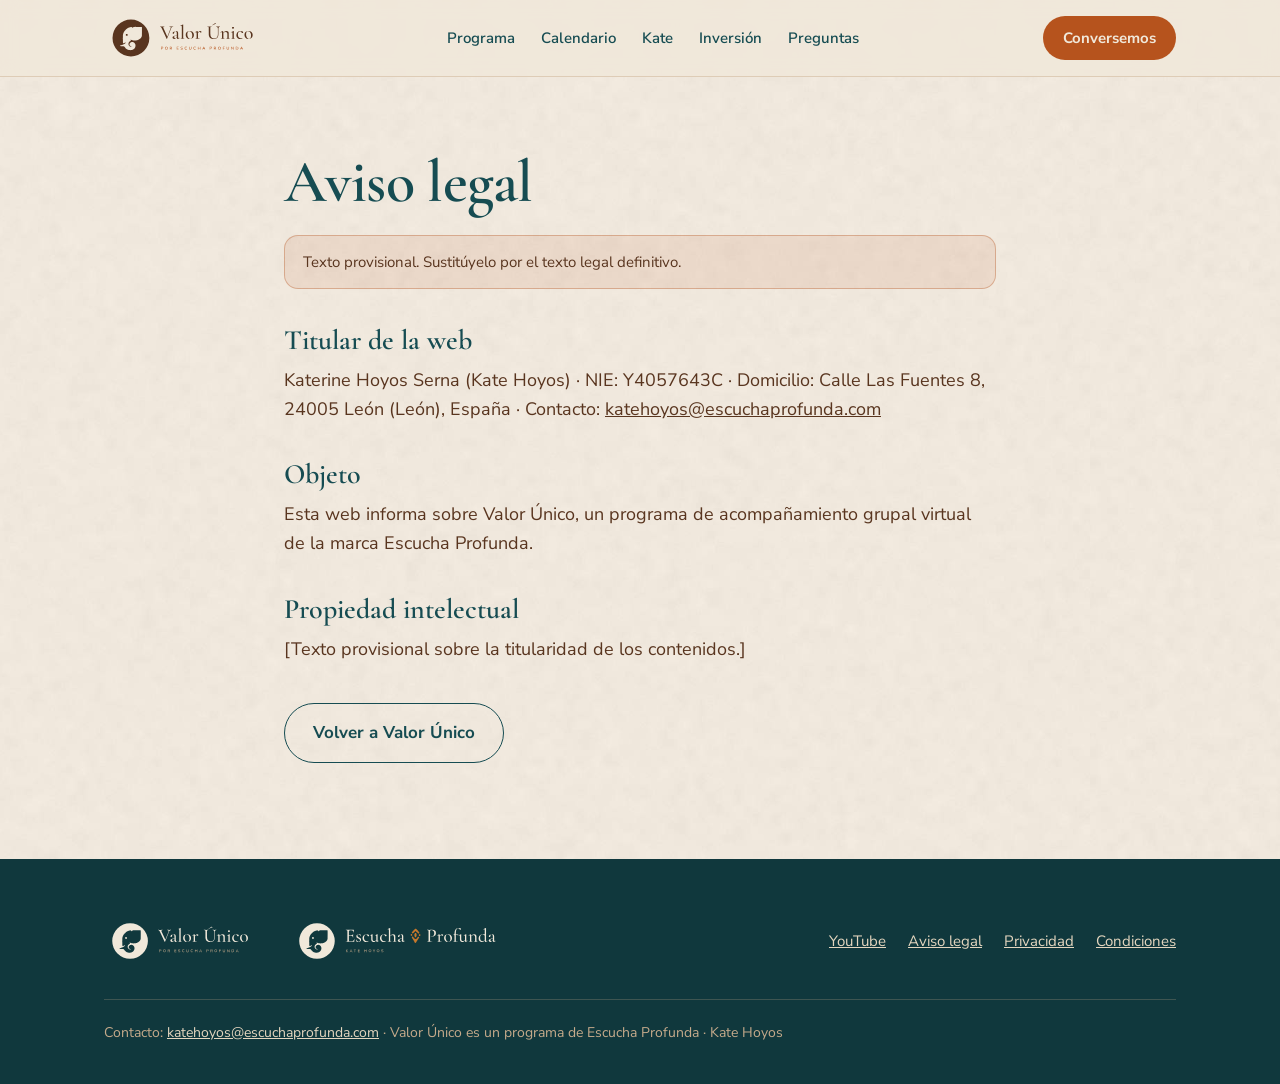
<file: aviso-legal.html>
<!doctype html>
<html lang="es">
<head>
<meta charset="utf-8">
<meta name="viewport" content="width=device-width, initial-scale=1">
<title>Aviso legal · Valor Único | Kate Hoyos</title>
<meta name="description" content="Acompañamiento en grupos pequeños para terapeutas, coaches y formadoras del bienestar que quieren reunir su experiencia en un programa propio. Edición fundadora desde el 11 de enero de 2027.">
<meta property="og:title" content="Valor Único · Tu programa no se inventa. Se escucha.">
<meta property="og:description" content="Para terapeutas, coaches y formadoras del bienestar que ya acompañan a clientas. Un método que une Design Thinking y autoconocimiento.">
<meta property="og:type" content="website">
<meta property="og:url" content="https://valorunico.escuchaprofunda.com/">
<link rel="icon" type="image/png" href="assets/favicon.png">
<link rel="preconnect" href="https://fonts.googleapis.com">
<link rel="preconnect" href="https://fonts.gstatic.com" crossorigin>
<link href="https://fonts.googleapis.com/css2?family=Cormorant+Garamond:ital,wght@0,500;0,600;1,500&family=Nunito+Sans:wght@400;600;700;800&display=swap" rel="stylesheet">
<link rel="stylesheet" href="assets/style.css">
</head>
<body>
<a class="skip" href="index.html#contenido">Saltar al contenido</a>

<header class="top">
  <div class="wrap">
    <a class="logo" href="index.html"><img src="assets/valor_unico_horizontal_nogal.svg" alt="Valor Único por Escucha Profunda" width="446" height="152"></a>
    <nav aria-label="Secciones">
      <a href="index.html#programa">Programa</a>
      <a href="index.html#calendario">Calendario</a>
      <a href="index.html#kate">Kate</a>
      <a href="index.html#inversion">Inversión</a>
      <a href="index.html#preguntas">Preguntas</a>
    </nav>
    <a class="btn btn-primary" href="https://wa.me/34633301867?text=Hola%20Kate%2C%20quiero%20conversar%20contigo%20sobre%20Valor%20%C3%9Anico" target="_blank" rel="noopener">Conversemos</a>
  </div>
</header>

<main id="contenido"><section class="legal"><div class="wrap narrow"><h1>Aviso legal</h1><p class="warn">Texto provisional. Sustitúyelo por el texto legal definitivo.</p><h2>Titular de la web</h2><p>Katerine Hoyos Serna (Kate Hoyos) · NIE: Y4057643C · Domicilio: Calle Las Fuentes 8, 24005 León (León), España · Contacto: <a href="mailto:katehoyos@escuchaprofunda.com">katehoyos@escuchaprofunda.com</a></p>
<h2>Objeto</h2><p>Esta web informa sobre Valor Único, un programa de acompañamiento grupal virtual de la marca Escucha Profunda.</p>
<h2>Propiedad intelectual</h2><p>[Texto provisional sobre la titularidad de los contenidos.]</p><p style="margin-top:40px"><a class="btn btn-ghost" href="index.html">Volver a Valor Único</a></p></div></section>
</main>

<footer>
  <div class="wrap">
    <div class="logos">
      <img src="assets/valor_unico_horizontal_marfil.svg" alt="Valor Único por Escucha Profunda" width="446" height="152">
      <img src="assets/horizontal_marfil.svg" alt="Escucha Profunda · Kate Hoyos" width="623" height="152">
    </div>
    <nav aria-label="Enlaces">
      <a href="https://www.youtube.com/@escuchaprofunda_kate_hoyos" target="_blank" rel="noopener">YouTube</a>
      <a href="aviso-legal.html">Aviso legal</a>
      <a href="privacidad.html">Privacidad</a>
      <a href="condiciones.html">Condiciones</a>
    </nav>
    <p class="small">Contacto: <a href="mailto:katehoyos@escuchaprofunda.com">katehoyos@escuchaprofunda.com</a> · Valor Único es un programa de Escucha Profunda · Kate Hoyos</p>
  </div>
</footer>

</body>
</html>
</file>
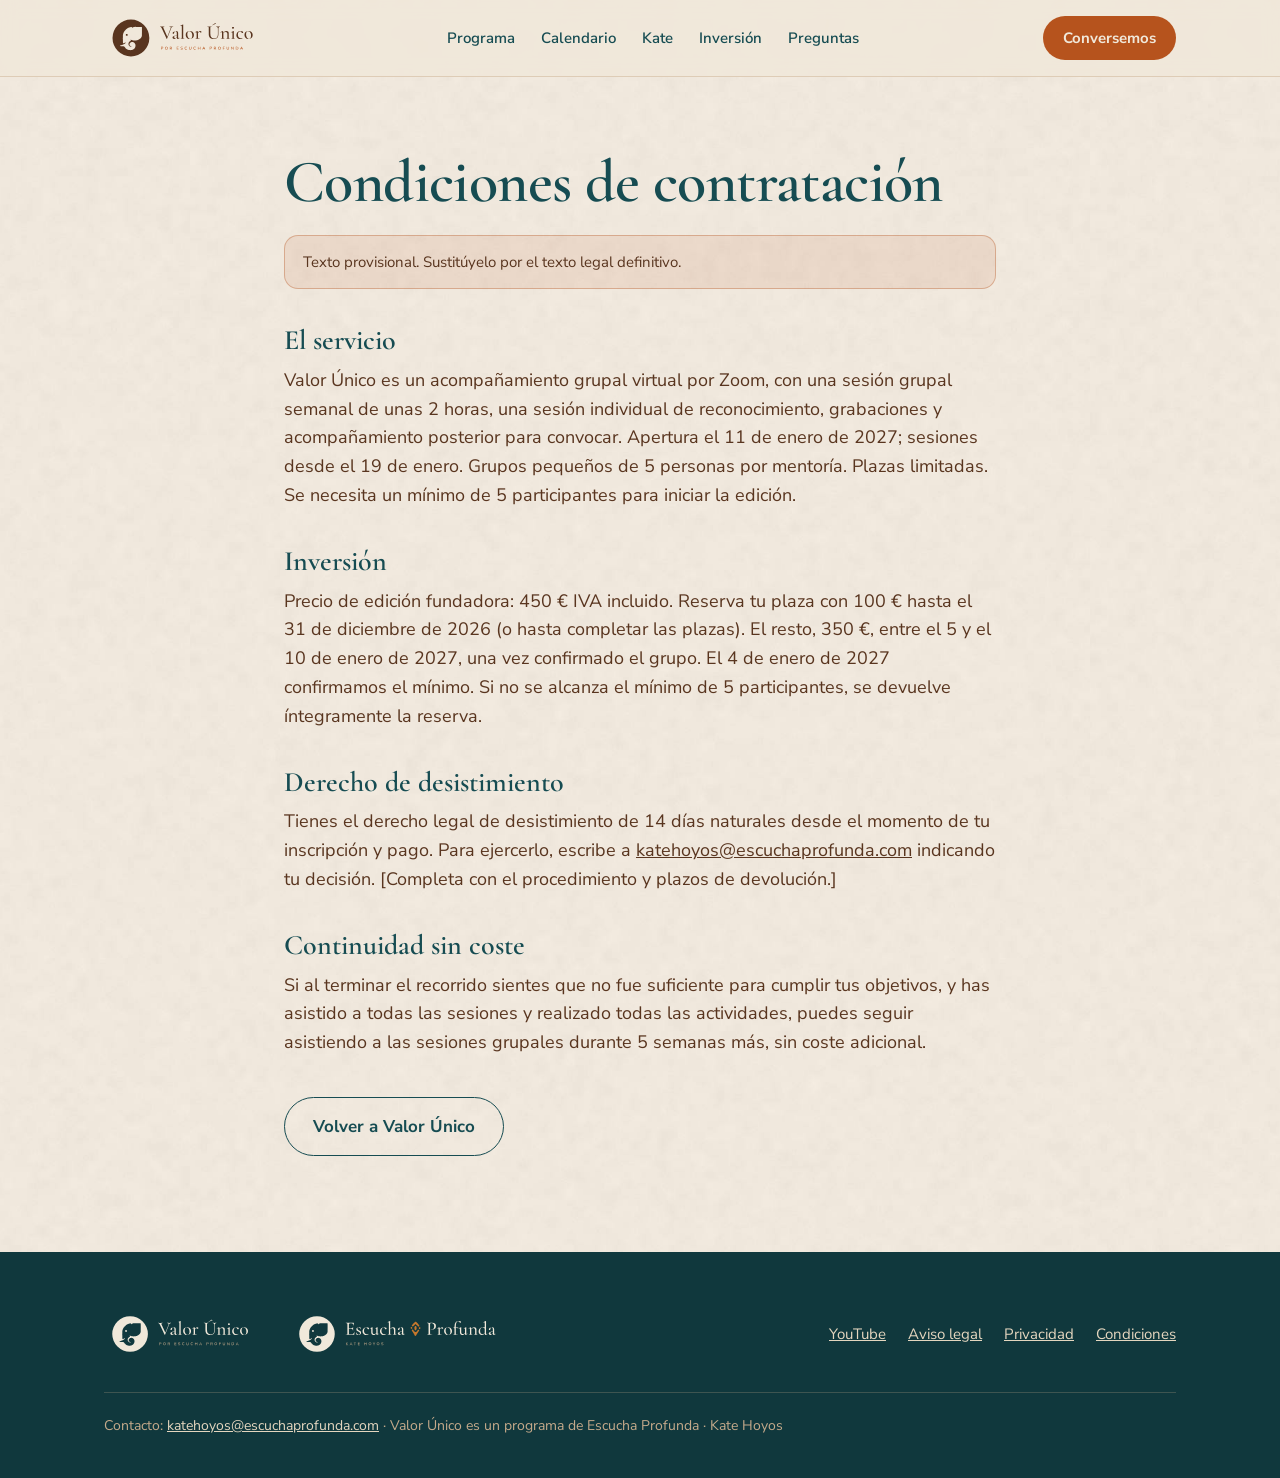
<file: condiciones.html>
<!doctype html>
<html lang="es">
<head>
<meta charset="utf-8">
<meta name="viewport" content="width=device-width, initial-scale=1">
<title>Condiciones de contratación · Valor Único | Kate Hoyos</title>
<meta name="description" content="Acompañamiento en grupos pequeños para terapeutas, coaches y formadoras del bienestar que quieren reunir su experiencia en un programa propio. Edición fundadora desde el 11 de enero de 2027.">
<meta property="og:title" content="Valor Único · Tu programa no se inventa. Se escucha.">
<meta property="og:description" content="Para terapeutas, coaches y formadoras del bienestar que ya acompañan a clientas. Un método que une Design Thinking y autoconocimiento.">
<meta property="og:type" content="website">
<meta property="og:url" content="https://valorunico.escuchaprofunda.com/">
<link rel="icon" type="image/png" href="assets/favicon.png">
<link rel="preconnect" href="https://fonts.googleapis.com">
<link rel="preconnect" href="https://fonts.gstatic.com" crossorigin>
<link href="https://fonts.googleapis.com/css2?family=Cormorant+Garamond:ital,wght@0,500;0,600;1,500&family=Nunito+Sans:wght@400;600;700;800&display=swap" rel="stylesheet">
<link rel="stylesheet" href="assets/style.css">
</head>
<body>
<a class="skip" href="index.html#contenido">Saltar al contenido</a>

<header class="top">
  <div class="wrap">
    <a class="logo" href="index.html"><img src="assets/valor_unico_horizontal_nogal.svg" alt="Valor Único por Escucha Profunda" width="446" height="152"></a>
    <nav aria-label="Secciones">
      <a href="index.html#programa">Programa</a>
      <a href="index.html#calendario">Calendario</a>
      <a href="index.html#kate">Kate</a>
      <a href="index.html#inversion">Inversión</a>
      <a href="index.html#preguntas">Preguntas</a>
    </nav>
    <a class="btn btn-primary" href="https://wa.me/34633301867?text=Hola%20Kate%2C%20quiero%20conversar%20contigo%20sobre%20Valor%20%C3%9Anico" target="_blank" rel="noopener">Conversemos</a>
  </div>
</header>

<main id="contenido"><section class="legal"><div class="wrap narrow"><h1>Condiciones de contratación</h1><p class="warn">Texto provisional. Sustitúyelo por el texto legal definitivo.</p><h2>El servicio</h2><p>Valor Único es un acompañamiento grupal virtual por Zoom, con una sesión grupal semanal de unas 2 horas, una sesión individual de reconocimiento, grabaciones y acompañamiento posterior para convocar. Apertura el 11 de enero de 2027; sesiones desde el 19 de enero. Grupos pequeños de 5 personas por mentoría. Plazas limitadas. Se necesita un mínimo de 5 participantes para iniciar la edición.</p>
<h2>Inversión</h2><p>Precio de edición fundadora: 450 € IVA incluido. Reserva tu plaza con 100 € hasta el 31 de diciembre de 2026 (o hasta completar las plazas). El resto, 350 €, entre el 5 y el 10 de enero de 2027, una vez confirmado el grupo. El 4 de enero de 2027 confirmamos el mínimo. Si no se alcanza el mínimo de 5 participantes, se devuelve íntegramente la reserva.</p>
<h2>Derecho de desistimiento</h2><p>Tienes el derecho legal de desistimiento de 14 días naturales desde el momento de tu inscripción y pago. Para ejercerlo, escribe a <a href="mailto:katehoyos@escuchaprofunda.com">katehoyos@escuchaprofunda.com</a> indicando tu decisión. [Completa con el procedimiento y plazos de devolución.]</p>
<h2>Continuidad sin coste</h2><p>Si al terminar el recorrido sientes que no fue suficiente para cumplir tus objetivos, y has asistido a todas las sesiones y realizado todas las actividades, puedes seguir asistiendo a las sesiones grupales durante 5 semanas más, sin coste adicional.</p><p style="margin-top:40px"><a class="btn btn-ghost" href="index.html">Volver a Valor Único</a></p></div></section>
</main>

<footer>
  <div class="wrap">
    <div class="logos">
      <img src="assets/valor_unico_horizontal_marfil.svg" alt="Valor Único por Escucha Profunda" width="446" height="152">
      <img src="assets/horizontal_marfil.svg" alt="Escucha Profunda · Kate Hoyos" width="623" height="152">
    </div>
    <nav aria-label="Enlaces">
      <a href="https://www.youtube.com/@escuchaprofunda_kate_hoyos" target="_blank" rel="noopener">YouTube</a>
      <a href="aviso-legal.html">Aviso legal</a>
      <a href="privacidad.html">Privacidad</a>
      <a href="condiciones.html">Condiciones</a>
    </nav>
    <p class="small">Contacto: <a href="mailto:katehoyos@escuchaprofunda.com">katehoyos@escuchaprofunda.com</a> · Valor Único es un programa de Escucha Profunda · Kate Hoyos</p>
  </div>
</footer>

</body>
</html>
</file>
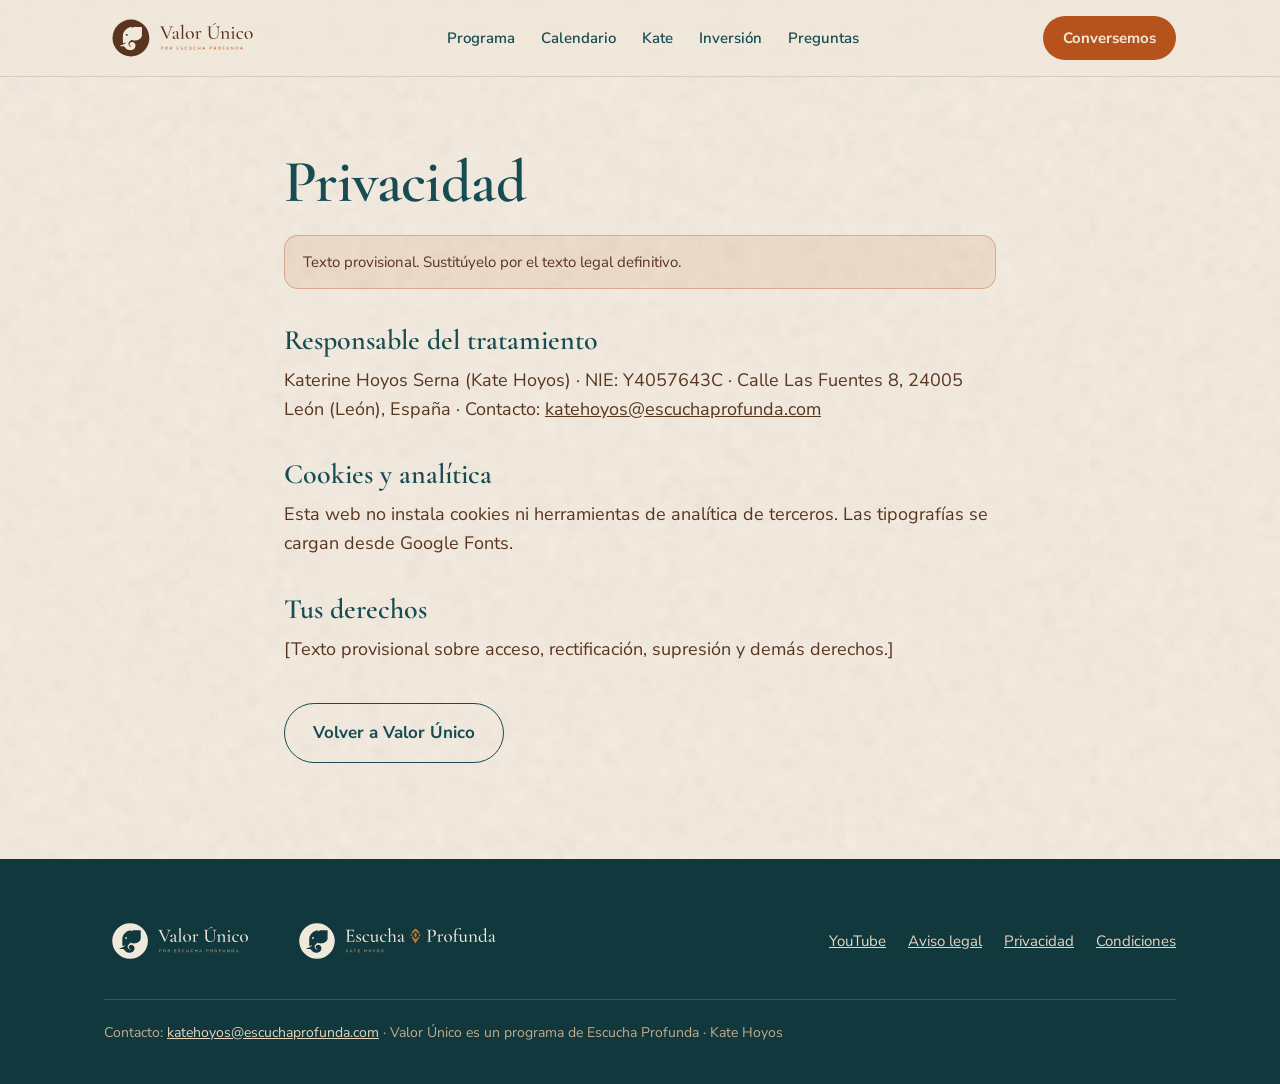
<file: privacidad.html>
<!doctype html>
<html lang="es">
<head>
<meta charset="utf-8">
<meta name="viewport" content="width=device-width, initial-scale=1">
<title>Privacidad · Valor Único | Kate Hoyos</title>
<meta name="description" content="Acompañamiento en grupos pequeños para terapeutas, coaches y formadoras del bienestar que quieren reunir su experiencia en un programa propio. Edición fundadora desde el 11 de enero de 2027.">
<meta property="og:title" content="Valor Único · Tu programa no se inventa. Se escucha.">
<meta property="og:description" content="Para terapeutas, coaches y formadoras del bienestar que ya acompañan a clientas. Un método que une Design Thinking y autoconocimiento.">
<meta property="og:type" content="website">
<meta property="og:url" content="https://valorunico.escuchaprofunda.com/">
<link rel="icon" type="image/png" href="assets/favicon.png">
<link rel="preconnect" href="https://fonts.googleapis.com">
<link rel="preconnect" href="https://fonts.gstatic.com" crossorigin>
<link href="https://fonts.googleapis.com/css2?family=Cormorant+Garamond:ital,wght@0,500;0,600;1,500&family=Nunito+Sans:wght@400;600;700;800&display=swap" rel="stylesheet">
<link rel="stylesheet" href="assets/style.css">
</head>
<body>
<a class="skip" href="index.html#contenido">Saltar al contenido</a>

<header class="top">
  <div class="wrap">
    <a class="logo" href="index.html"><img src="assets/valor_unico_horizontal_nogal.svg" alt="Valor Único por Escucha Profunda" width="446" height="152"></a>
    <nav aria-label="Secciones">
      <a href="index.html#programa">Programa</a>
      <a href="index.html#calendario">Calendario</a>
      <a href="index.html#kate">Kate</a>
      <a href="index.html#inversion">Inversión</a>
      <a href="index.html#preguntas">Preguntas</a>
    </nav>
    <a class="btn btn-primary" href="https://wa.me/34633301867?text=Hola%20Kate%2C%20quiero%20conversar%20contigo%20sobre%20Valor%20%C3%9Anico" target="_blank" rel="noopener">Conversemos</a>
  </div>
</header>

<main id="contenido"><section class="legal"><div class="wrap narrow"><h1>Privacidad</h1><p class="warn">Texto provisional. Sustitúyelo por el texto legal definitivo.</p><h2>Responsable del tratamiento</h2><p>Katerine Hoyos Serna (Kate Hoyos) · NIE: Y4057643C · Calle Las Fuentes 8, 24005 León (León), España · Contacto: <a href="mailto:katehoyos@escuchaprofunda.com">katehoyos@escuchaprofunda.com</a></p>
<h2>Cookies y analítica</h2><p>Esta web no instala cookies ni herramientas de analítica de terceros. Las tipografías se cargan desde Google Fonts.</p>
<h2>Tus derechos</h2><p>[Texto provisional sobre acceso, rectificación, supresión y demás derechos.]</p><p style="margin-top:40px"><a class="btn btn-ghost" href="index.html">Volver a Valor Único</a></p></div></section>
</main>

<footer>
  <div class="wrap">
    <div class="logos">
      <img src="assets/valor_unico_horizontal_marfil.svg" alt="Valor Único por Escucha Profunda" width="446" height="152">
      <img src="assets/horizontal_marfil.svg" alt="Escucha Profunda · Kate Hoyos" width="623" height="152">
    </div>
    <nav aria-label="Enlaces">
      <a href="https://www.youtube.com/@escuchaprofunda_kate_hoyos" target="_blank" rel="noopener">YouTube</a>
      <a href="aviso-legal.html">Aviso legal</a>
      <a href="privacidad.html">Privacidad</a>
      <a href="condiciones.html">Condiciones</a>
    </nav>
    <p class="small">Contacto: <a href="mailto:katehoyos@escuchaprofunda.com">katehoyos@escuchaprofunda.com</a> · Valor Único es un programa de Escucha Profunda · Kate Hoyos</p>
  </div>
</footer>

</body>
</html>
</file>
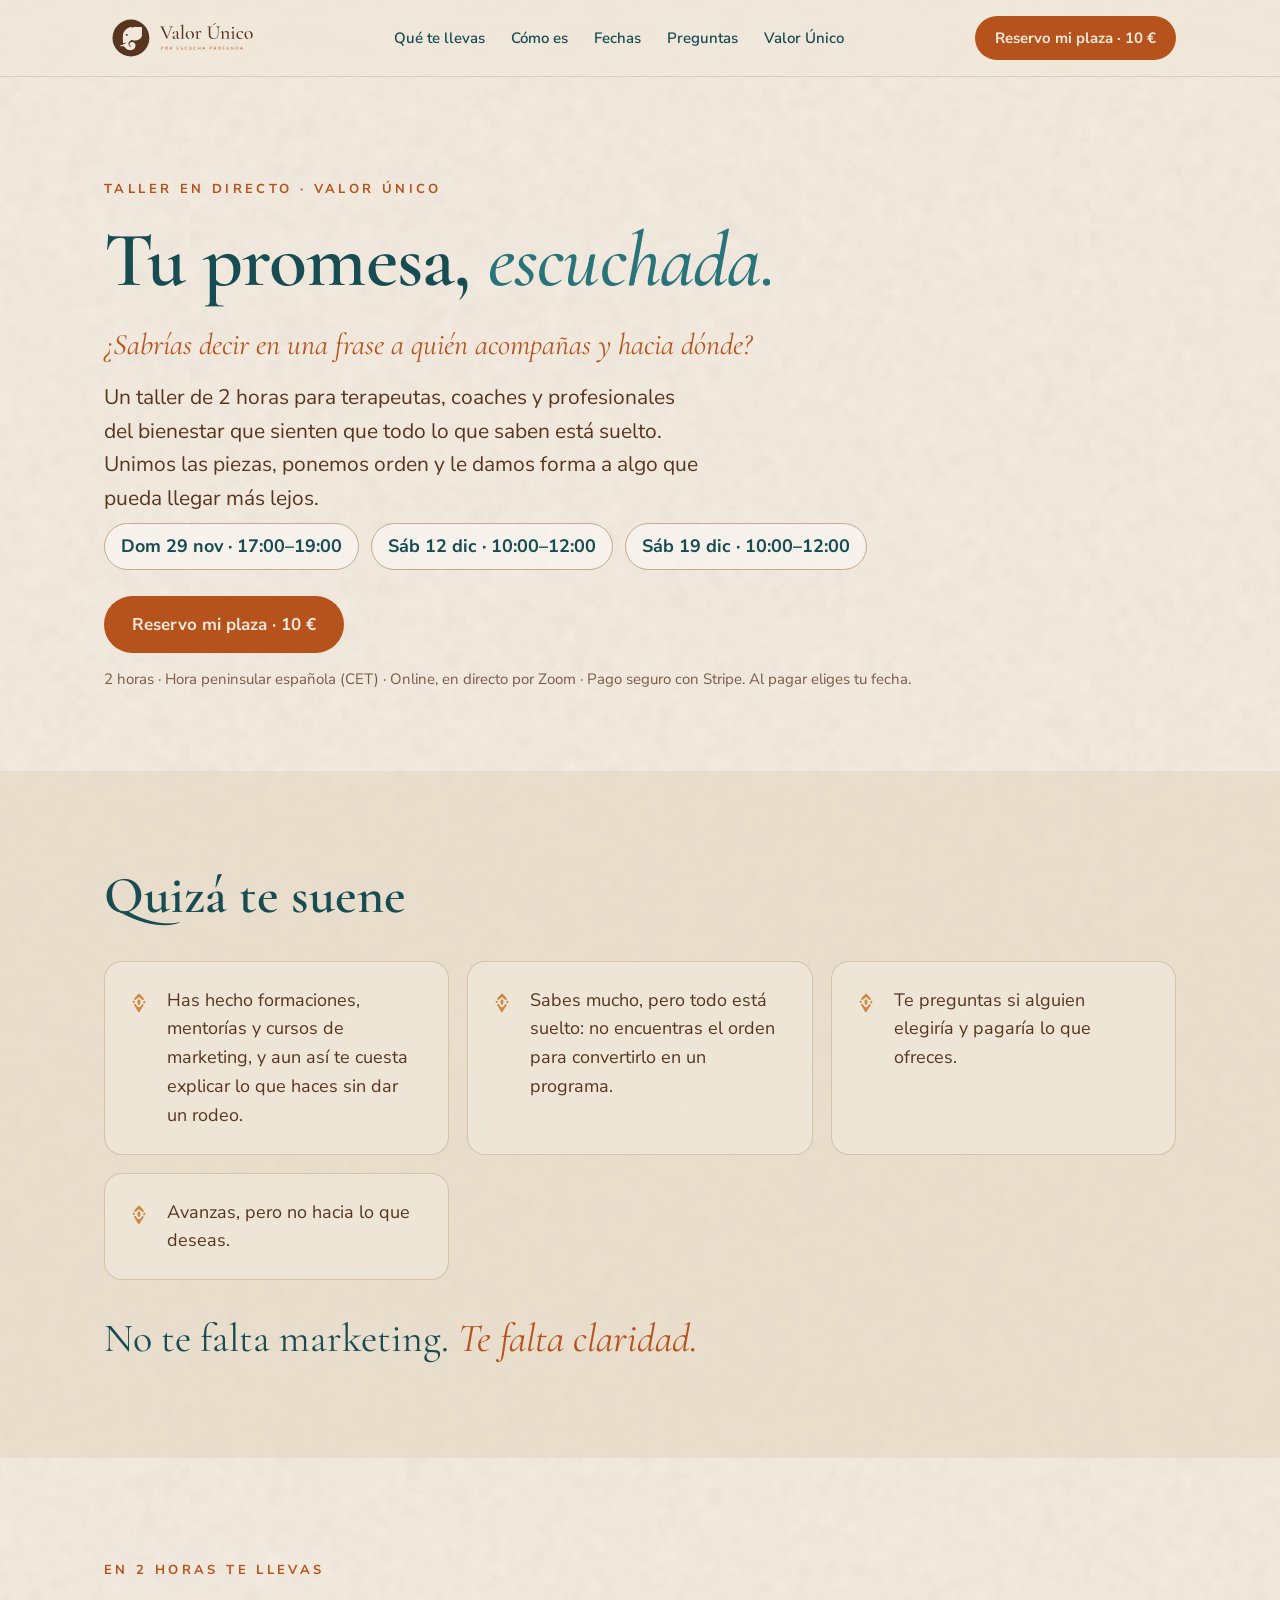
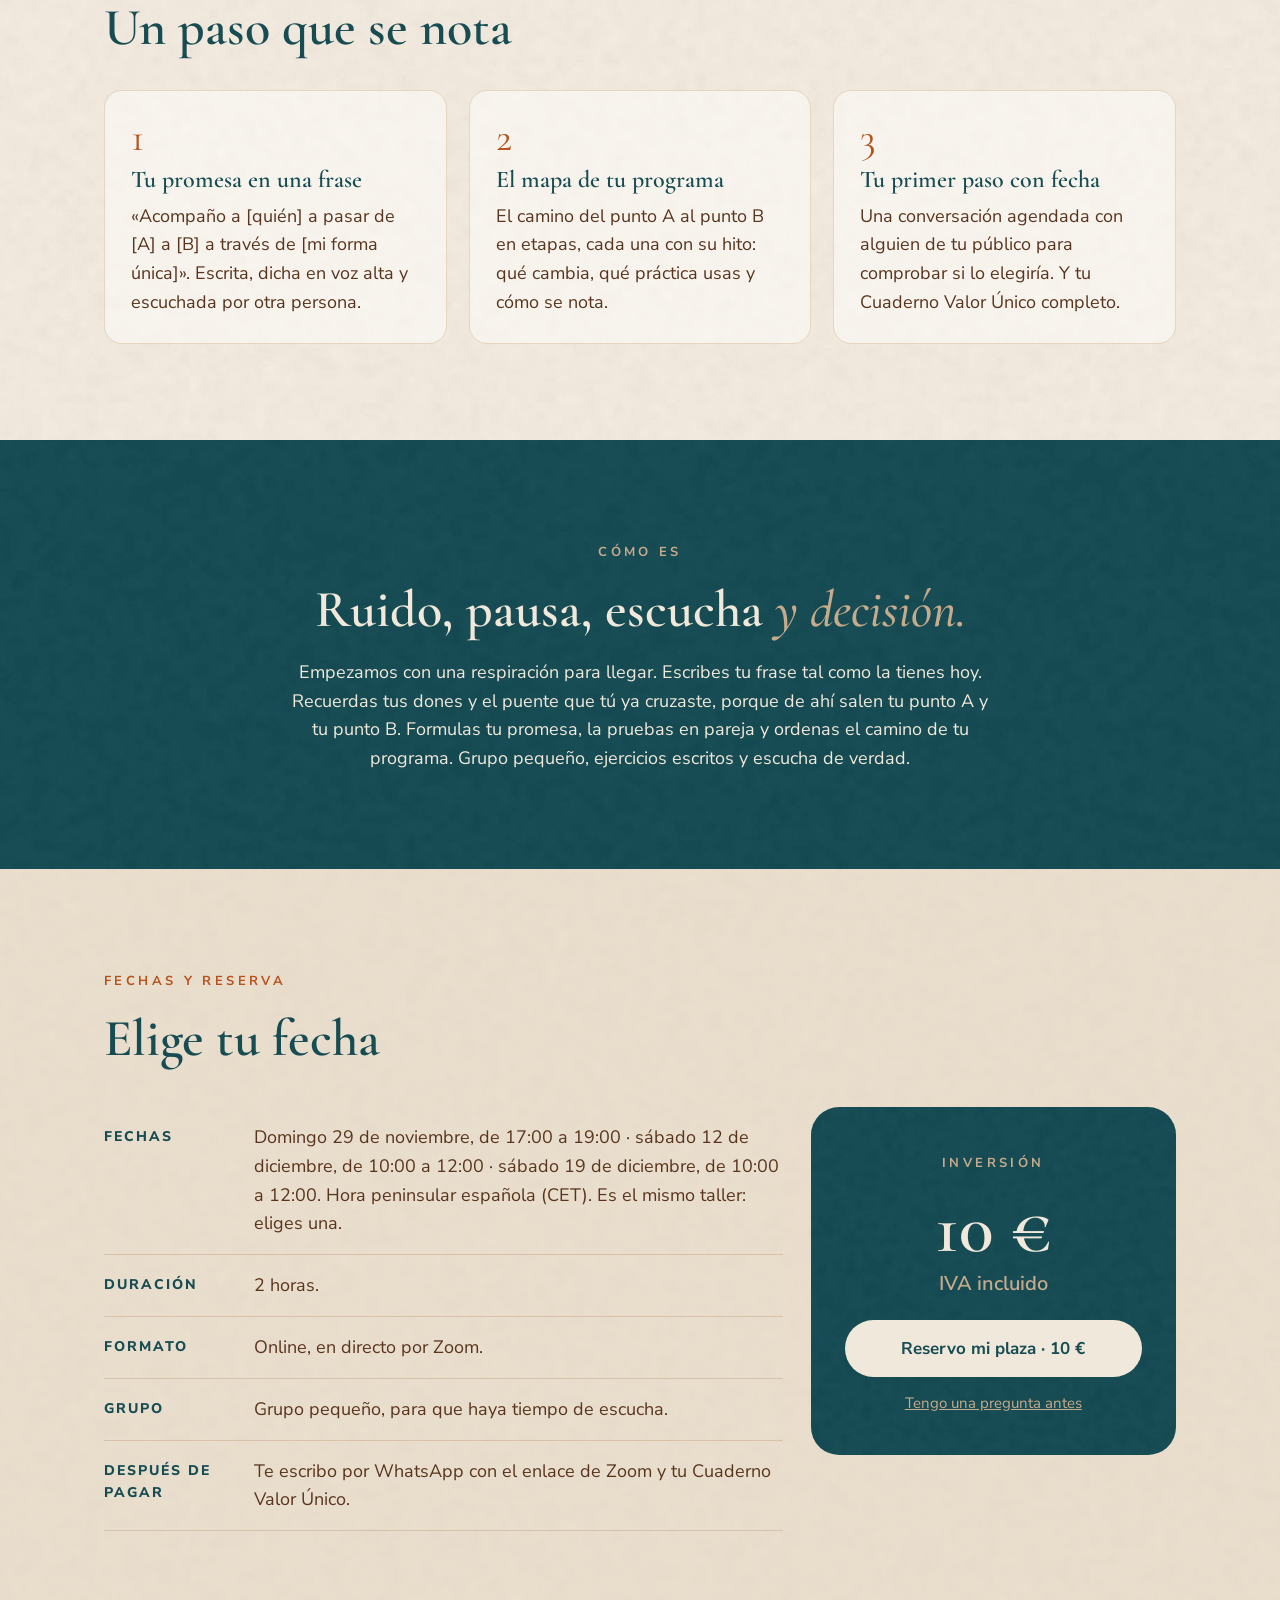
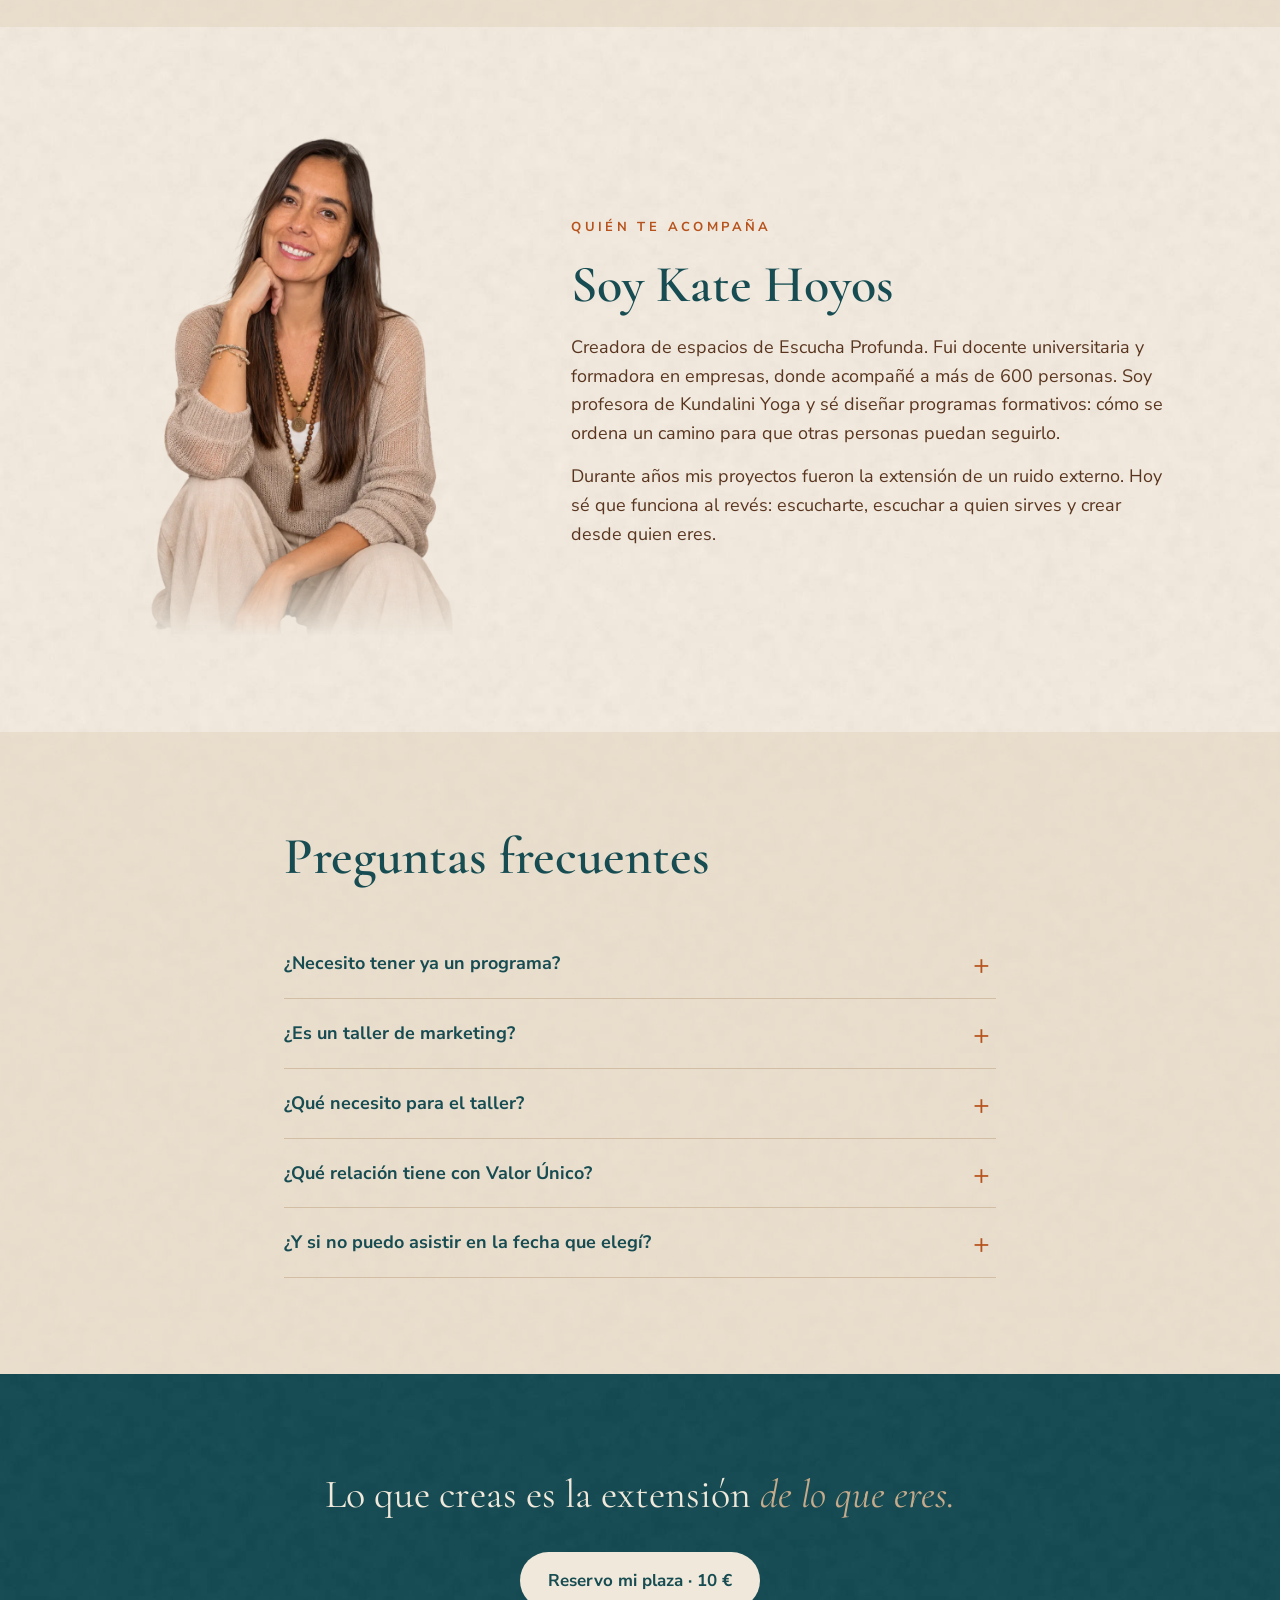
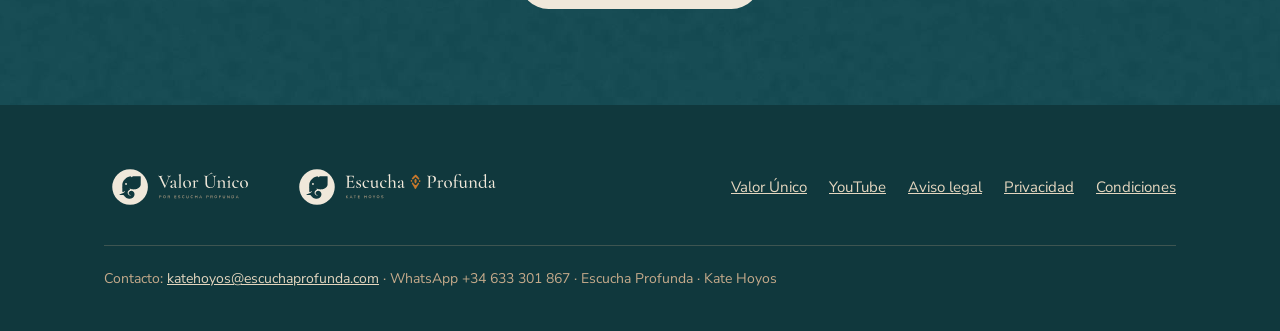
<file: taller.html>
<!doctype html>
<html lang="es">
<head>
<meta charset="utf-8">
<meta name="viewport" content="width=device-width, initial-scale=1">
<title>Taller Valor Único · Tu promesa, escuchada | Kate Hoyos</title>
<meta name="description" content="Taller en directo de 2 horas para terapeutas, coaches y profesionales del bienestar: sales con tu promesa en una frase y el mapa de tu programa. 10 €.">
<meta property="og:title" content="Tu promesa, escuchada · Taller Valor Único">
<meta property="og:description" content="2 horas para decir en una frase a quién acompañas y hacia dónde, y ordenar el camino de tu programa. 10 €.">
<meta property="og:type" content="website">
<meta property="og:url" content="https://valorunico.escuchaprofunda.com/taller.html">
<link rel="icon" type="image/png" href="assets/favicon.png">
<link rel="preconnect" href="https://fonts.googleapis.com">
<link rel="preconnect" href="https://fonts.gstatic.com" crossorigin>
<link href="https://fonts.googleapis.com/css2?family=Cormorant+Garamond:ital,wght@0,500;0,600;1,500&family=Nunito+Sans:wght@400;600;700;800&display=swap" rel="stylesheet">
<link rel="stylesheet" href="assets/style.css">
<style>
  .taller-hero{padding:96px 0 80px}
  .taller-hero h1{max-width:820px}
  .taller-hero .question{font-family:var(--serif);font-style:italic;font-size:clamp(24px,2.6vw,30px);color:var(--oxido);margin:22px 0 18px;max-width:760px;line-height:1.25}
  .buy-note{font-size:15px;color:#7a5a45;margin-top:14px}
  .take{display:grid;grid-template-columns:repeat(3,1fr);gap:22px;margin-top:34px}
  .take article{background:rgba(255,255,255,.45);border:1px solid var(--crema);border-radius:18px;padding:26px}
  .take .n{font-family:var(--serif);font-size:40px;color:var(--oxido);line-height:1}
  .take h3{font-size:24px;margin:10px 0 8px}
  .dates{display:flex;flex-wrap:wrap;gap:12px;margin:8px 0 4px}
  .dates span{border:1px solid var(--beige);border-radius:999px;padding:8px 16px;font-weight:700;color:var(--petroleo);background:rgba(255,255,255,.4)}
  @media (max-width:820px){.take{grid-template-columns:1fr}.taller-hero{padding:64px 0 56px}}
</style>
</head>
<body>
<a class="skip" href="#contenido">Saltar al contenido</a>

<header class="top">
  <div class="wrap">
    <a class="logo" href="index.html"><img src="assets/valor_unico_horizontal_nogal.svg" alt="Valor Único por Escucha Profunda" width="446" height="152"></a>
    <nav aria-label="Secciones">
      <a href="#te-llevas">Qué te llevas</a>
      <a href="#como-es">Cómo es</a>
      <a href="#fechas">Fechas</a>
      <a href="#preguntas">Preguntas</a>
      <a href="index.html">Valor Único</a>
    </nav>
    <a class="btn btn-primary" href="https://buy.stripe.com/7sY00ibmB5ohaU86GL3gk00" target="_blank" rel="noopener">Reservo mi plaza · 10 €</a>
  </div>
</header>

<main id="contenido">

<section class="taller-hero">
  <div class="wrap">
    <span class="label">Taller en directo · Valor Único</span>
    <h1>Tu promesa, <em>escuchada.</em></h1>
    <p class="question">¿Sabrías decir en una frase a quién acompañas y hacia dónde?</p>
    <p class="lead">Un taller de 2 horas para terapeutas, coaches y profesionales del bienestar que sienten que todo lo que saben está suelto. Unimos las piezas, ponemos orden y le damos forma a algo que pueda llegar más lejos.</p>
    <div class="dates" aria-label="Fechas">
      <span>Dom 29 nov · 17:00–19:00</span><span>Sáb 12 dic · 10:00–12:00</span><span>Sáb 19 dic · 10:00–12:00</span>
    </div>
    <div class="actions" style="margin-top:26px">
      <a class="btn btn-primary" href="https://buy.stripe.com/7sY00ibmB5ohaU86GL3gk00" target="_blank" rel="noopener">Reservo mi plaza · 10 €</a>
    </div>
    <p class="buy-note">2 horas · Hora peninsular española (CET) · Online, en directo por Zoom · Pago seguro con Stripe. Al pagar eliges tu fecha.</p>
  </div>
</section>

<section class="tint">
  <div class="wrap">
    <h2>Quizá te suene</h2>
    <ul class="familiar">
      <li>Has hecho formaciones, mentorías y cursos de marketing, y aun así te cuesta explicar lo que haces sin dar un rodeo.</li>
      <li>Sabes mucho, pero todo está suelto: no encuentras el orden para convertirlo en un programa.</li>
      <li>Te preguntas si alguien elegiría y pagaría lo que ofreces.</li>
      <li>Avanzas, pero no hacia lo que deseas.</li>
    </ul>
    <p class="pull" style="margin-top:34px;color:var(--petroleo)">No te falta marketing. <em style="color:var(--oxido)">Te falta claridad.</em></p>
  </div>
</section>

<section id="te-llevas">
  <div class="wrap">
    <span class="label">En 2 horas te llevas</span>
    <h2>Un paso que se nota</h2>
    <div class="take">
      <article><div class="n">1</div><h3>Tu promesa en una frase</h3><p>«Acompaño a [quién] a pasar de [A] a [B] a través de [mi forma única]». Escrita, dicha en voz alta y escuchada por otra persona.</p></article>
      <article><div class="n">2</div><h3>El mapa de tu programa</h3><p>El camino del punto A al punto B en etapas, cada una con su hito: qué cambia, qué práctica usas y cómo se nota.</p></article>
      <article><div class="n">3</div><h3>Tu primer paso con fecha</h3><p>Una conversación agendada con alguien de tu público para comprobar si lo elegiría. Y tu Cuaderno Valor Único completo.</p></article>
    </div>
  </div>
</section>

<section class="dark" id="como-es">
  <div class="wrap narrow center">
    <span class="label">Cómo es</span>
    <h2>Ruido, pausa, escucha <em>y decisión.</em></h2>
    <p>Empezamos con una respiración para llegar. Escribes tu frase tal como la tienes hoy. Recuerdas tus dones y el puente que tú ya cruzaste, porque de ahí salen tu punto A y tu punto B. Formulas tu promesa, la pruebas en pareja y ordenas el camino de tu programa. Grupo pequeño, ejercicios escritos y escucha de verdad.</p>
  </div>
</section>

<section class="tint" id="fechas">
  <div class="wrap">
    <span class="label">Fechas y reserva</span>
    <h2>Elige tu fecha</h2>
    <div class="details">
      <dl>
        <dt>Fechas</dt><dd>Domingo 29 de noviembre, de 17:00 a 19:00 · sábado 12 de diciembre, de 10:00 a 12:00 · sábado 19 de diciembre, de 10:00 a 12:00. Hora peninsular española (CET). Es el mismo taller: eliges una.</dd>
        <dt>Duración</dt><dd>2 horas.</dd>
        <dt>Formato</dt><dd>Online, en directo por Zoom.</dd>
        <dt>Grupo</dt><dd>Grupo pequeño, para que haya tiempo de escucha.</dd>
        <dt>Después de pagar</dt><dd>Te escribo por WhatsApp con el enlace de Zoom y tu Cuaderno Valor Único.</dd>
      </dl>
      <div class="price">
        <span class="label">Inversión</span>
        <div class="amount">10 €<small>IVA incluido</small></div>
        <a class="btn btn-light" href="https://buy.stripe.com/7sY00ibmB5ohaU86GL3gk00" target="_blank" rel="noopener">Reservo mi plaza · 10 €</a>
        <a class="alt" href="https://wa.me/34633301867?text=Hola%20Kate%2C%20tengo%20una%20pregunta%20sobre%20el%20taller%20Valor%20%C3%9Anico" target="_blank" rel="noopener">Tengo una pregunta antes</a>
      </div>
    </div>
  </div>
</section>

<section id="kate">
  <div class="wrap kate">
    <div class="portal">
      <div class="arch"><img src="assets/kate-retrato.webp" alt="Retrato de Kate Hoyos" width="800" height="1200"></div>
    </div>
    <div>
      <span class="label">Quién te acompaña</span>
      <h2>Soy Kate Hoyos</h2>
      <p>Creadora de espacios de Escucha Profunda. Fui docente universitaria y formadora en empresas, donde acompañé a más de 600 personas. Soy profesora de Kundalini Yoga y sé diseñar programas formativos: cómo se ordena un camino para que otras personas puedan seguirlo.</p>
      <p>Durante años mis proyectos fueron la extensión de un ruido externo. Hoy sé que funciona al revés: escucharte, escuchar a quien sirves y crear desde quien eres.</p>
    </div>
  </div>
</section>

<section class="tint" id="preguntas">
  <div class="wrap narrow">
    <h2>Preguntas frecuentes</h2>
    <div class="faq-group">
      <details><summary>¿Necesito tener ya un programa?</summary><p>No. Sirve igual para crearlo desde cero o para rediseñar el que ya tienes.</p></details>
      <details><summary>¿Es un taller de marketing?</summary><p>No. Trabajamos la claridad de lo que ofreces. Cuando eso está claro, comunicarlo es más sencillo.</p></details>
      <details><summary>¿Qué necesito para el taller?</summary><p>El Cuaderno Valor Único, impreso o en pantalla (te lo envío al reservar), algo para escribir y un lugar tranquilo.</p></details>
      <details><summary>¿Qué relación tiene con Valor Único?</summary><p>El taller es un primer paso práctico. <a href="index.html">Valor Único</a> es el acompañamiento completo en grupo pequeño para construir tu programa, probarlo con personas reales y lanzarlo.</p></details>
      <details><summary>¿Y si no puedo asistir en la fecha que elegí?</summary><p>Escríbeme por WhatsApp y lo vemos.</p></details>
    </div>
  </div>
</section>

<section class="dark closing">
  <div class="wrap">
    <p class="pull">Lo que creas es la extensión <em>de lo que eres.</em></p>
    <a class="btn btn-light" href="https://buy.stripe.com/7sY00ibmB5ohaU86GL3gk00" target="_blank" rel="noopener">Reservo mi plaza · 10 €</a>
  </div>
</section>

</main>

<footer>
  <div class="wrap">
    <div class="logos">
      <img src="assets/valor_unico_horizontal_marfil.svg" alt="Valor Único por Escucha Profunda" width="446" height="152">
      <img src="assets/horizontal_marfil.svg" alt="Escucha Profunda · Kate Hoyos" width="623" height="152">
    </div>
    <nav aria-label="Enlaces">
      <a href="index.html">Valor Único</a>
      <a href="https://www.youtube.com/@escuchaprofunda_kate_hoyos" target="_blank" rel="noopener">YouTube</a>
      <a href="aviso-legal.html">Aviso legal</a>
      <a href="privacidad.html">Privacidad</a>
      <a href="condiciones.html">Condiciones</a>
    </nav>
    <p class="small">Contacto: <a href="mailto:katehoyos@escuchaprofunda.com">katehoyos@escuchaprofunda.com</a> · WhatsApp +34 633 301 867 · Escucha Profunda · Kate Hoyos</p>
  </div>
</footer>
</body>
</html>
</file>
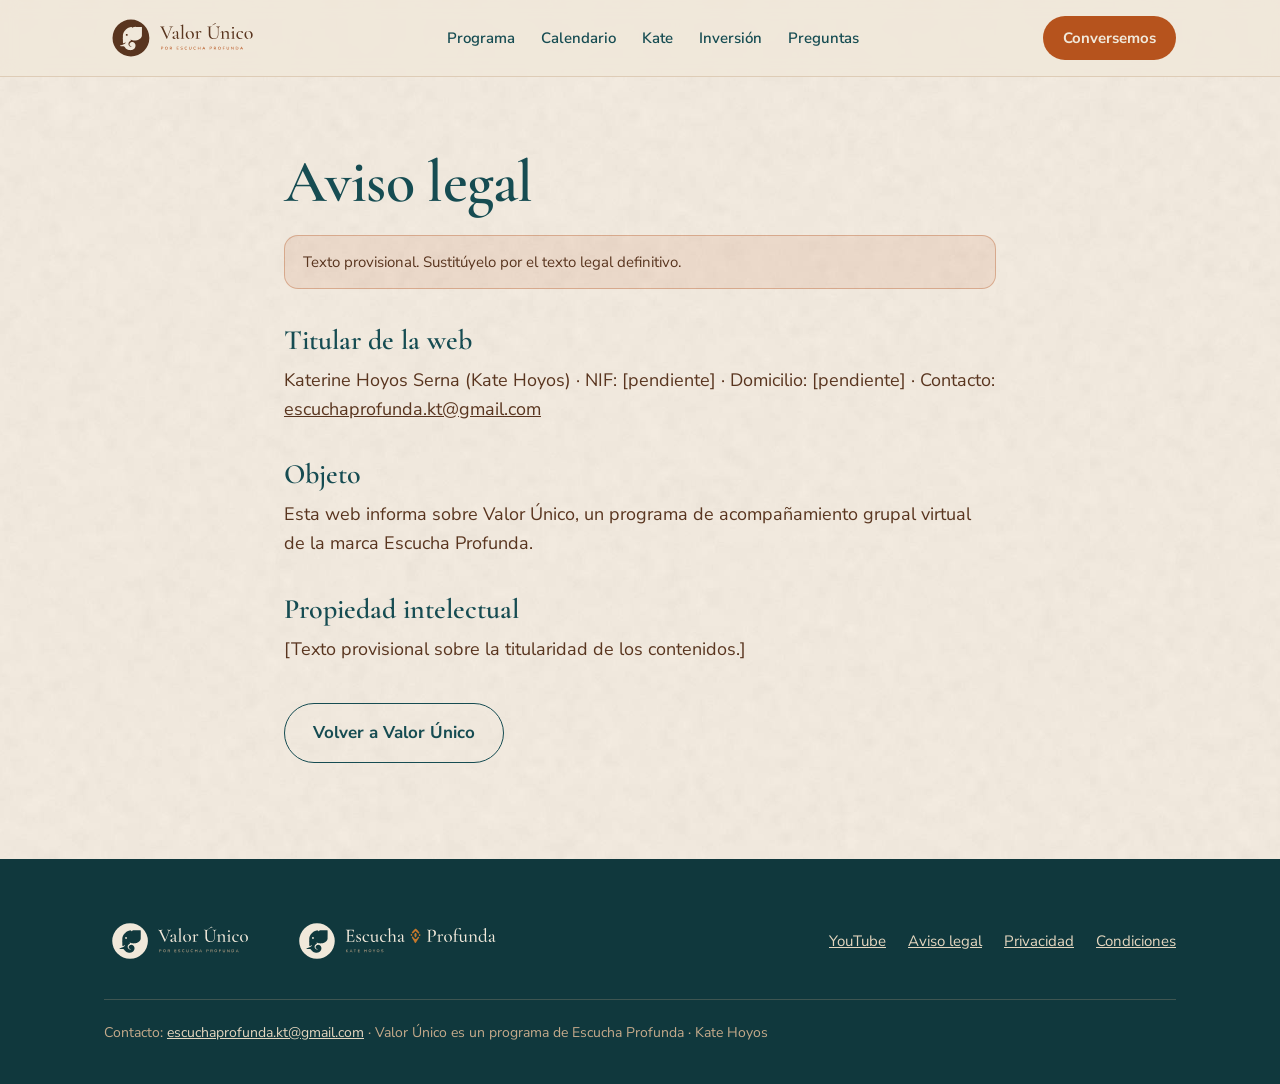
<file: landing-valor-unico/aviso-legal.html>
<!doctype html>
<html lang="es">
<head>
<meta charset="utf-8">
<meta name="viewport" content="width=device-width, initial-scale=1">
<title>Aviso legal · Valor Único | Kate Hoyos</title>
<meta name="description" content="Acompañamiento en grupos pequeños para terapeutas, coaches y formadoras del bienestar que quieren reunir su experiencia en un programa propio. Edición fundadora desde el 11 de enero de 2027.">
<meta property="og:title" content="Valor Único · Tu programa no se inventa. Se escucha.">
<meta property="og:description" content="Para terapeutas, coaches y formadoras del bienestar que ya acompañan a clientas. Un método que une Design Thinking y autoconocimiento.">
<meta property="og:type" content="website">
<meta property="og:url" content="https://valorunico.escuchaprofunda.com/">
<link rel="icon" type="image/png" href="assets/favicon.png">
<link rel="preconnect" href="https://fonts.googleapis.com">
<link rel="preconnect" href="https://fonts.gstatic.com" crossorigin>
<link href="https://fonts.googleapis.com/css2?family=Cormorant+Garamond:ital,wght@0,500;0,600;1,500&family=Nunito+Sans:wght@400;600;700;800&display=swap" rel="stylesheet">
<link rel="stylesheet" href="assets/style.css">
</head>
<body>
<a class="skip" href="index.html#contenido">Saltar al contenido</a>

<header class="top">
  <div class="wrap">
    <a class="logo" href="index.html"><img src="assets/valor_unico_horizontal_nogal.svg" alt="Valor Único por Escucha Profunda" width="446" height="152"></a>
    <nav aria-label="Secciones">
      <a href="index.html#programa">Programa</a>
      <a href="index.html#calendario">Calendario</a>
      <a href="index.html#kate">Kate</a>
      <a href="index.html#inversion">Inversión</a>
      <a href="index.html#preguntas">Preguntas</a>
    </nav>
    <a class="btn btn-primary" href="https://w.app/valorunico" target="_blank" rel="noopener">Conversemos</a>
  </div>
</header>

<main id="contenido"><section class="legal"><div class="wrap narrow"><h1>Aviso legal</h1><p class="warn">Texto provisional. Sustitúyelo por el texto legal definitivo.</p><h2>Titular de la web</h2><p>Katerine Hoyos Serna (Kate Hoyos) · NIF: [pendiente] · Domicilio: [pendiente] · Contacto: <a href="mailto:escuchaprofunda.kt@gmail.com">escuchaprofunda.kt@gmail.com</a></p>
<h2>Objeto</h2><p>Esta web informa sobre Valor Único, un programa de acompañamiento grupal virtual de la marca Escucha Profunda.</p>
<h2>Propiedad intelectual</h2><p>[Texto provisional sobre la titularidad de los contenidos.]</p><p style="margin-top:40px"><a class="btn btn-ghost" href="index.html">Volver a Valor Único</a></p></div></section>
</main>

<footer>
  <div class="wrap">
    <div class="logos">
      <img src="assets/valor_unico_horizontal_marfil.svg" alt="Valor Único por Escucha Profunda" width="446" height="152">
      <img src="assets/horizontal_marfil.svg" alt="Escucha Profunda · Kate Hoyos" width="623" height="152">
    </div>
    <nav aria-label="Enlaces">
      <a href="https://www.youtube.com/@escuchaprofunda_kate_hoyos" target="_blank" rel="noopener">YouTube</a>
      <a href="aviso-legal.html">Aviso legal</a>
      <a href="privacidad.html">Privacidad</a>
      <a href="condiciones.html">Condiciones</a>
    </nav>
    <p class="small">Contacto: <a href="mailto:escuchaprofunda.kt@gmail.com">escuchaprofunda.kt@gmail.com</a> · Valor Único es un programa de Escucha Profunda · Kate Hoyos</p>
  </div>
</footer>

</body>
</html>
</file>
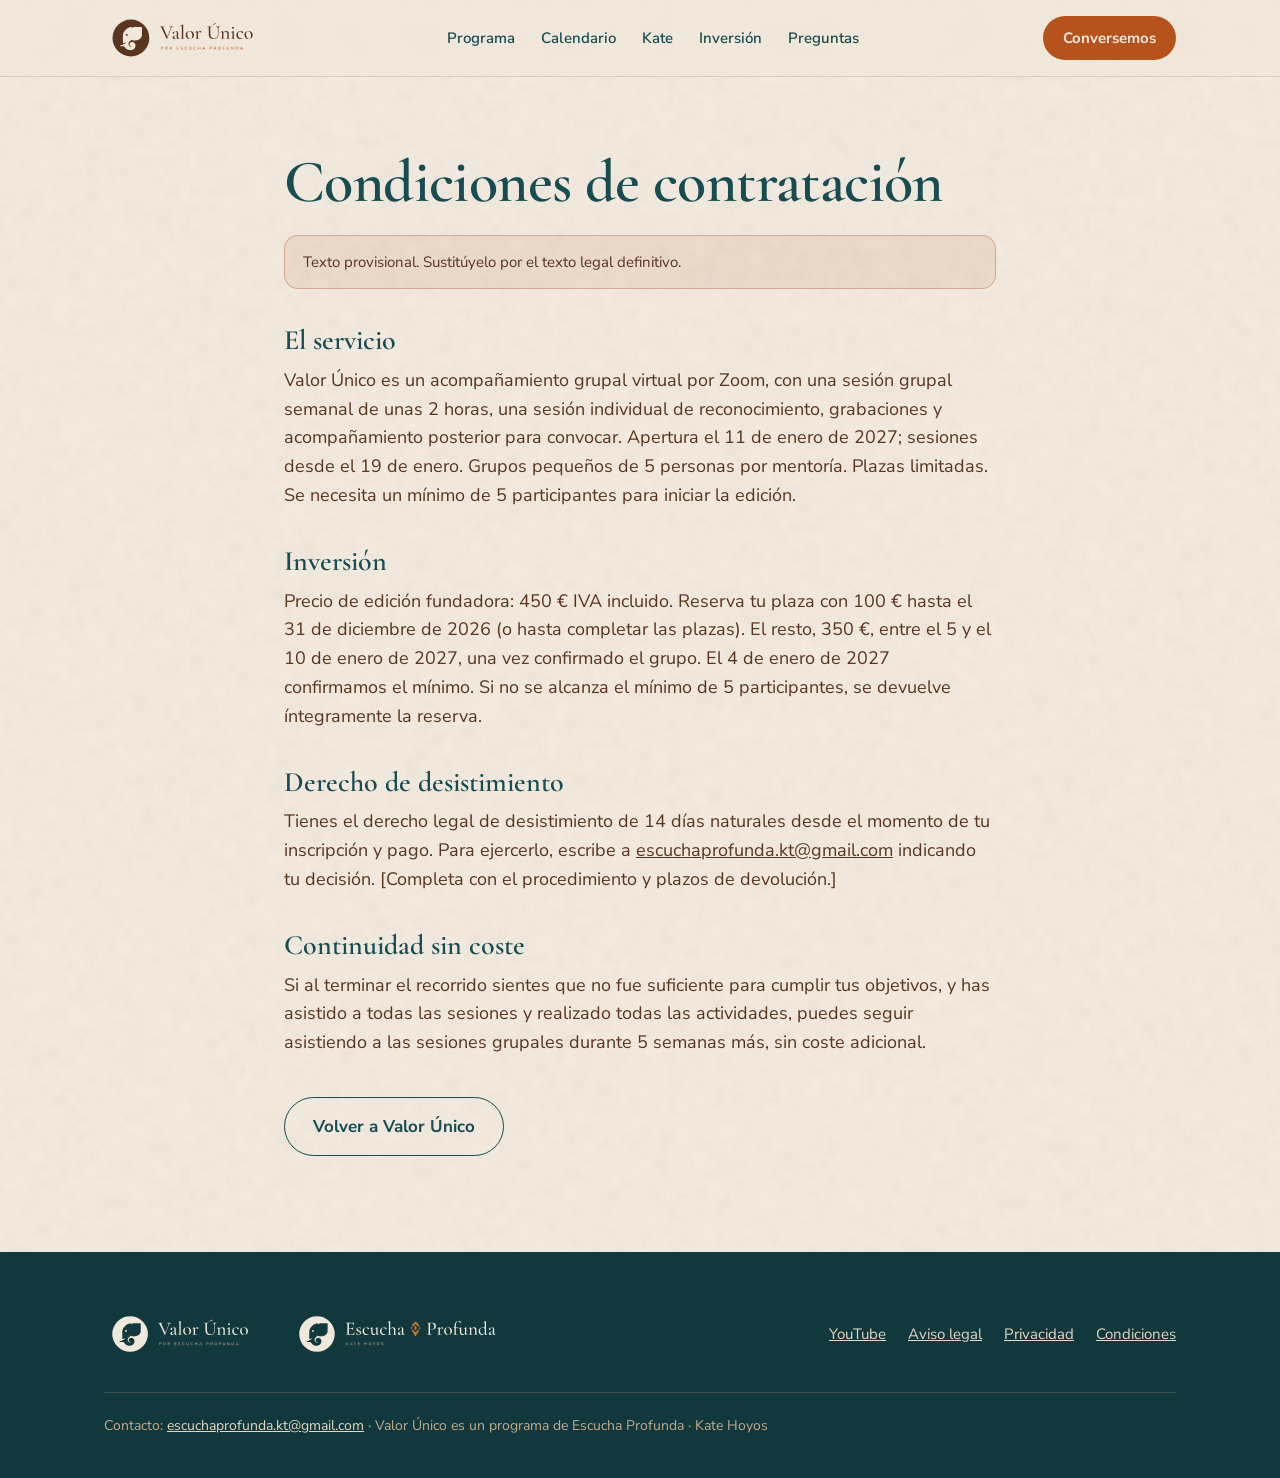
<file: landing-valor-unico/condiciones.html>
<!doctype html>
<html lang="es">
<head>
<meta charset="utf-8">
<meta name="viewport" content="width=device-width, initial-scale=1">
<title>Condiciones de contratación · Valor Único | Kate Hoyos</title>
<meta name="description" content="Acompañamiento en grupos pequeños para terapeutas, coaches y formadoras del bienestar que quieren reunir su experiencia en un programa propio. Edición fundadora desde el 11 de enero de 2027.">
<meta property="og:title" content="Valor Único · Tu programa no se inventa. Se escucha.">
<meta property="og:description" content="Para terapeutas, coaches y formadoras del bienestar que ya acompañan a clientas. Un método que une Design Thinking y autoconocimiento.">
<meta property="og:type" content="website">
<meta property="og:url" content="https://valorunico.escuchaprofunda.com/">
<link rel="icon" type="image/png" href="assets/favicon.png">
<link rel="preconnect" href="https://fonts.googleapis.com">
<link rel="preconnect" href="https://fonts.gstatic.com" crossorigin>
<link href="https://fonts.googleapis.com/css2?family=Cormorant+Garamond:ital,wght@0,500;0,600;1,500&family=Nunito+Sans:wght@400;600;700;800&display=swap" rel="stylesheet">
<link rel="stylesheet" href="assets/style.css">
</head>
<body>
<a class="skip" href="index.html#contenido">Saltar al contenido</a>

<header class="top">
  <div class="wrap">
    <a class="logo" href="index.html"><img src="assets/valor_unico_horizontal_nogal.svg" alt="Valor Único por Escucha Profunda" width="446" height="152"></a>
    <nav aria-label="Secciones">
      <a href="index.html#programa">Programa</a>
      <a href="index.html#calendario">Calendario</a>
      <a href="index.html#kate">Kate</a>
      <a href="index.html#inversion">Inversión</a>
      <a href="index.html#preguntas">Preguntas</a>
    </nav>
    <a class="btn btn-primary" href="https://w.app/valorunico" target="_blank" rel="noopener">Conversemos</a>
  </div>
</header>

<main id="contenido"><section class="legal"><div class="wrap narrow"><h1>Condiciones de contratación</h1><p class="warn">Texto provisional. Sustitúyelo por el texto legal definitivo.</p><h2>El servicio</h2><p>Valor Único es un acompañamiento grupal virtual por Zoom, con una sesión grupal semanal de unas 2 horas, una sesión individual de reconocimiento, grabaciones y acompañamiento posterior para convocar. Apertura el 11 de enero de 2027; sesiones desde el 19 de enero. Grupos pequeños de 5 personas por mentoría. Plazas limitadas. Se necesita un mínimo de 5 participantes para iniciar la edición.</p>
<h2>Inversión</h2><p>Precio de edición fundadora: 450 € IVA incluido. Reserva tu plaza con 100 € hasta el 31 de diciembre de 2026 (o hasta completar las plazas). El resto, 350 €, entre el 5 y el 10 de enero de 2027, una vez confirmado el grupo. El 4 de enero de 2027 confirmamos el mínimo. Si no se alcanza el mínimo de 5 participantes, se devuelve íntegramente la reserva.</p>
<h2>Derecho de desistimiento</h2><p>Tienes el derecho legal de desistimiento de 14 días naturales desde el momento de tu inscripción y pago. Para ejercerlo, escribe a <a href="mailto:escuchaprofunda.kt@gmail.com">escuchaprofunda.kt@gmail.com</a> indicando tu decisión. [Completa con el procedimiento y plazos de devolución.]</p>
<h2>Continuidad sin coste</h2><p>Si al terminar el recorrido sientes que no fue suficiente para cumplir tus objetivos, y has asistido a todas las sesiones y realizado todas las actividades, puedes seguir asistiendo a las sesiones grupales durante 5 semanas más, sin coste adicional.</p><p style="margin-top:40px"><a class="btn btn-ghost" href="index.html">Volver a Valor Único</a></p></div></section>
</main>

<footer>
  <div class="wrap">
    <div class="logos">
      <img src="assets/valor_unico_horizontal_marfil.svg" alt="Valor Único por Escucha Profunda" width="446" height="152">
      <img src="assets/horizontal_marfil.svg" alt="Escucha Profunda · Kate Hoyos" width="623" height="152">
    </div>
    <nav aria-label="Enlaces">
      <a href="https://www.youtube.com/@escuchaprofunda_kate_hoyos" target="_blank" rel="noopener">YouTube</a>
      <a href="aviso-legal.html">Aviso legal</a>
      <a href="privacidad.html">Privacidad</a>
      <a href="condiciones.html">Condiciones</a>
    </nav>
    <p class="small">Contacto: <a href="mailto:escuchaprofunda.kt@gmail.com">escuchaprofunda.kt@gmail.com</a> · Valor Único es un programa de Escucha Profunda · Kate Hoyos</p>
  </div>
</footer>

</body>
</html>
</file>
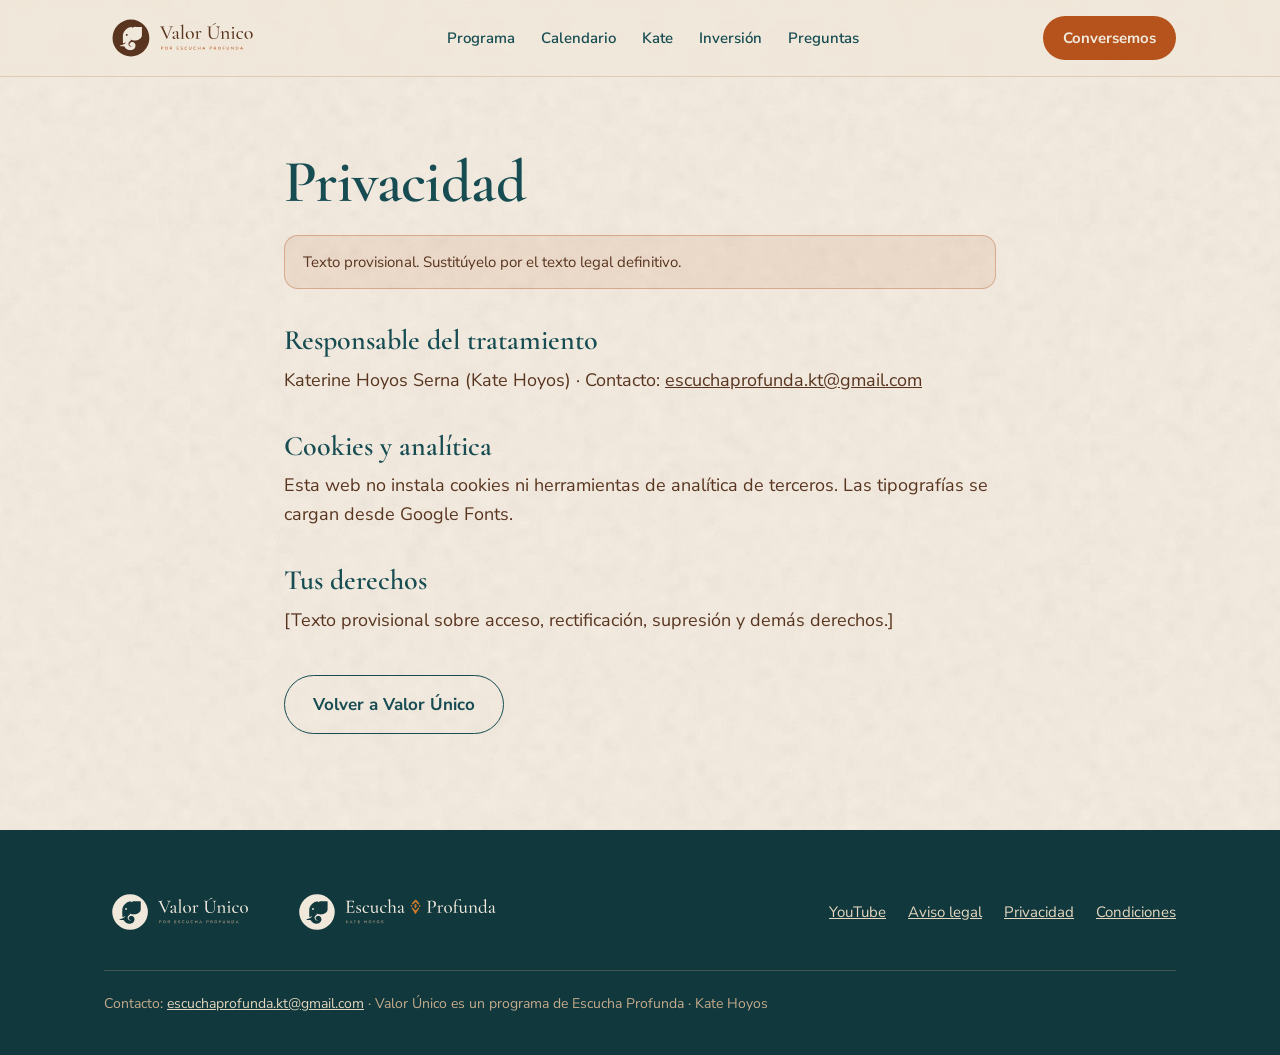
<file: landing-valor-unico/privacidad.html>
<!doctype html>
<html lang="es">
<head>
<meta charset="utf-8">
<meta name="viewport" content="width=device-width, initial-scale=1">
<title>Privacidad · Valor Único | Kate Hoyos</title>
<meta name="description" content="Acompañamiento en grupos pequeños para terapeutas, coaches y formadoras del bienestar que quieren reunir su experiencia en un programa propio. Edición fundadora desde el 11 de enero de 2027.">
<meta property="og:title" content="Valor Único · Tu programa no se inventa. Se escucha.">
<meta property="og:description" content="Para terapeutas, coaches y formadoras del bienestar que ya acompañan a clientas. Un método que une Design Thinking y autoconocimiento.">
<meta property="og:type" content="website">
<meta property="og:url" content="https://valorunico.escuchaprofunda.com/">
<link rel="icon" type="image/png" href="assets/favicon.png">
<link rel="preconnect" href="https://fonts.googleapis.com">
<link rel="preconnect" href="https://fonts.gstatic.com" crossorigin>
<link href="https://fonts.googleapis.com/css2?family=Cormorant+Garamond:ital,wght@0,500;0,600;1,500&family=Nunito+Sans:wght@400;600;700;800&display=swap" rel="stylesheet">
<link rel="stylesheet" href="assets/style.css">
</head>
<body>
<a class="skip" href="index.html#contenido">Saltar al contenido</a>

<header class="top">
  <div class="wrap">
    <a class="logo" href="index.html"><img src="assets/valor_unico_horizontal_nogal.svg" alt="Valor Único por Escucha Profunda" width="446" height="152"></a>
    <nav aria-label="Secciones">
      <a href="index.html#programa">Programa</a>
      <a href="index.html#calendario">Calendario</a>
      <a href="index.html#kate">Kate</a>
      <a href="index.html#inversion">Inversión</a>
      <a href="index.html#preguntas">Preguntas</a>
    </nav>
    <a class="btn btn-primary" href="https://w.app/valorunico" target="_blank" rel="noopener">Conversemos</a>
  </div>
</header>

<main id="contenido"><section class="legal"><div class="wrap narrow"><h1>Privacidad</h1><p class="warn">Texto provisional. Sustitúyelo por el texto legal definitivo.</p><h2>Responsable del tratamiento</h2><p>Katerine Hoyos Serna (Kate Hoyos) · Contacto: <a href="mailto:escuchaprofunda.kt@gmail.com">escuchaprofunda.kt@gmail.com</a></p>
<h2>Cookies y analítica</h2><p>Esta web no instala cookies ni herramientas de analítica de terceros. Las tipografías se cargan desde Google Fonts.</p>
<h2>Tus derechos</h2><p>[Texto provisional sobre acceso, rectificación, supresión y demás derechos.]</p><p style="margin-top:40px"><a class="btn btn-ghost" href="index.html">Volver a Valor Único</a></p></div></section>
</main>

<footer>
  <div class="wrap">
    <div class="logos">
      <img src="assets/valor_unico_horizontal_marfil.svg" alt="Valor Único por Escucha Profunda" width="446" height="152">
      <img src="assets/horizontal_marfil.svg" alt="Escucha Profunda · Kate Hoyos" width="623" height="152">
    </div>
    <nav aria-label="Enlaces">
      <a href="https://www.youtube.com/@escuchaprofunda_kate_hoyos" target="_blank" rel="noopener">YouTube</a>
      <a href="aviso-legal.html">Aviso legal</a>
      <a href="privacidad.html">Privacidad</a>
      <a href="condiciones.html">Condiciones</a>
    </nav>
    <p class="small">Contacto: <a href="mailto:escuchaprofunda.kt@gmail.com">escuchaprofunda.kt@gmail.com</a> · Valor Único es un programa de Escucha Profunda · Kate Hoyos</p>
  </div>
</footer>

</body>
</html>
</file>
<file: assets/style.css>
:root{
  --marfil:#F0E8DA; --crema:#E4D6BF; --beige:#C5AA8B;
  --petroleo:#164C52; --turquesa:#28747A; --nogal:#59351F;
  --oxido:#B6531D; --ambar:#C7782C;
  --serif:"Cormorant Garamond", Georgia, serif;
  --sans:"Nunito Sans", system-ui, -apple-system, "Segoe UI", sans-serif;
  --max:1120px;
}
*{box-sizing:border-box;margin:0;padding:0}
html{scroll-behavior:smooth;scroll-padding-top:84px}
body{font-family:var(--sans);font-size:18px;line-height:1.6;color:var(--nogal);
  background:var(--marfil) url(papel-marfil.jpg) center/900px repeat;-webkit-font-smoothing:antialiased}
img{max-width:100%;display:block}
a{color:inherit}
.wrap{max-width:var(--max);margin:0 auto;padding:0 24px}
.skip{position:absolute;left:-999px;top:0;background:var(--petroleo);color:var(--marfil);padding:8px 14px;z-index:99}
.skip:focus{left:8px;top:8px}

/* type */
h1,h2,h3{font-family:var(--serif);font-weight:600;color:var(--petroleo);line-height:1.1}
h1{font-size:clamp(44px,6.4vw,78px);letter-spacing:-.01em}
h2{font-size:clamp(34px,4.4vw,52px);margin-bottom:20px}
h3{font-size:28px}
h1 em,h2 em{font-style:italic;color:var(--turquesa);font-weight:500}
.label{font-family:var(--sans);font-weight:700;font-size:13px;letter-spacing:.26em;text-transform:uppercase;color:var(--oxido);display:inline-block;margin-bottom:18px}
.lead{font-size:clamp(19px,1.7vw,21px);max-width:600px}
p+p{margin-top:14px}
.muted{font-size:15px;color:#7a5a45}

/* buttons */
.btn{display:inline-flex;align-items:center;gap:10px;font-family:var(--sans);font-weight:700;font-size:17px;
  text-decoration:none;border-radius:999px;padding:15px 28px;transition:transform .15s,background .15s}
.btn-primary{background:var(--oxido);color:var(--marfil)}
.btn-primary:hover{background:#9c4517;transform:translateY(-1px)}
.btn-ghost{border:1.5px solid var(--petroleo);color:var(--petroleo)}
.btn-ghost:hover{background:rgba(22,76,82,.06)}
.btn-light{background:var(--marfil);color:var(--petroleo)}
.btn:focus-visible,a:focus-visible,summary:focus-visible{outline:3px solid var(--ambar);outline-offset:3px}

/* header */
.top{position:sticky;top:0;z-index:20;background:rgba(240,232,218,.92);backdrop-filter:blur(8px);border-bottom:1px solid rgba(197,170,139,.45)}
.top .wrap{display:flex;align-items:center;justify-content:space-between;height:76px;gap:20px}
.top .logo img{height:54px;width:auto}
.top nav{display:flex;gap:26px;font-size:15px;font-weight:600}
.top nav a{text-decoration:none;color:var(--petroleo)}
.top nav a:hover{color:var(--oxido)}
.top .btn{padding:10px 20px;font-size:15px}
@media(max-width:980px){.top nav{display:none}}
@media(max-width:520px){.top .btn{display:none}.top .logo img{height:40px}}

/* hero */
.hero{position:relative;overflow:hidden;padding:72px 0 88px}
.hero .wrap{display:grid;grid-template-columns:1.15fr .85fr;gap:56px;align-items:center}
.hero .lead{margin:26px 0 12px}
.hero .method{font-family:var(--serif);font-style:italic;font-size:24px;color:var(--turquesa);margin-bottom:32px}
.hero .actions{display:flex;flex-wrap:wrap;gap:14px;align-items:center}
.hero .note{margin-top:18px;font-size:15px;color:#7a5a45}
.steps-mini{display:flex;flex-wrap:wrap;gap:10px;margin-top:34px;list-style:none}
.steps-mini li{font-size:14px;font-weight:700;letter-spacing:.04em;color:var(--petroleo);background:rgba(228,214,191,.7);
  border-radius:999px;padding:8px 16px}
.steps-mini li span{color:var(--oxido);margin-right:6px}
.portal{position:relative;justify-self:center;width:min(100%,400px);aspect-ratio:4/5.6}
.portal::before{content:"";position:absolute;inset:-14px;border:1.5px solid var(--ambar);border-radius:999px 999px 0 0;border-bottom:0}
.portal .arch{position:absolute;inset:0;border-radius:999px 999px 0 0;overflow:hidden;
  background:linear-gradient(180deg,var(--beige) 0%,#8f9a8a 45%,var(--turquesa) 100%)}
.portal .arch img{position:absolute;bottom:0;left:50%;transform:translateX(-50%);width:96%;height:auto}
.portal .seal{position:absolute;left:-26px;bottom:38px;width:86px;height:86px;border-radius:50%;background:var(--petroleo);
  display:grid;place-items:center;box-shadow:0 10px 24px rgba(22,76,82,.25)}
.portal .seal img{width:62px}
.glyphs{position:absolute;right:0;top:0;width:340px;height:260px;opacity:.08;pointer-events:none;
  background-image:url(sello_glifo_nogal.svg),url(sello_glifo_nogal.svg);background-size:22px 28px,22px 28px;
  background-position:0 0,40px 34px;background-repeat:repeat;
  -webkit-mask-image:linear-gradient(225deg,#000 20%,transparent 75%);mask-image:linear-gradient(225deg,#000 20%,transparent 75%)}
@media(max-width:860px){
  .hero{padding:44px 0 64px}
  .hero .wrap{grid-template-columns:1fr;gap:56px}
  .portal{width:min(80%,330px)}
}

/* sections */
section{padding:96px 0}
.tint{background:rgba(228,214,191,.55)}
.dark{background:var(--petroleo) url(papel-petroleo.jpg) center/900px repeat;color:var(--marfil)}
.dark h2,.dark h3{color:var(--marfil)}
.dark h2 em{color:var(--beige)}
.dark .label{color:var(--beige)}
.dark .muted{color:var(--beige)}
.center{text-align:center}
.narrow{max-width:760px}
.center.narrow{margin:0 auto}
@media(max-width:700px){section{padding:68px 0}}

/* familiar */
.familiar{display:grid;grid-template-columns:repeat(auto-fit,minmax(280px,1fr));gap:18px;margin-top:36px;list-style:none}
.familiar li{background:rgba(240,232,218,.7);border:1px solid rgba(197,170,139,.6);border-radius:18px;padding:24px 26px 24px 62px;position:relative}
.familiar li::before{content:"";position:absolute;left:24px;top:28px;width:20px;height:26px;background:url(sello_glifo_nogal.svg) center/contain no-repeat;opacity:.85}

.pull{font-family:var(--serif);font-size:clamp(28px,3.4vw,40px);line-height:1.2;color:var(--marfil)}
.pull em{color:var(--beige)}

/* stages */
.stages{display:grid;grid-template-columns:repeat(3,1fr);gap:22px;margin-top:44px;counter-reset:s}
.stage{background:var(--marfil);border-radius:24px;padding:34px 30px;border:1px solid rgba(197,170,139,.6);position:relative}
.stage .num{width:46px;height:46px;border-radius:50%;display:grid;place-items:center;font-weight:800;color:var(--marfil);background:var(--petroleo);margin-bottom:22px}
.stage:nth-child(2) .num{background:var(--turquesa)}
.stage:nth-child(3) .num{background:var(--oxido)}
.stage h3{margin-bottom:4px}
.stage .verb{font-family:var(--serif);font-style:italic;font-size:22px;color:var(--turquesa);margin-bottom:16px}
.stage p{font-size:17px}
@media(max-width:860px){.stages{grid-template-columns:1fr}}

/* timeline */
.timeline{list-style:none;margin-top:36px;border-left:1.5px solid var(--beige);padding-left:30px}
.timeline li{position:relative;padding-bottom:28px}
.timeline li::before{content:"";position:absolute;left:-38px;top:6px;width:14px;height:14px;border-radius:50%;background:var(--marfil);border:3px solid var(--turquesa)}
.timeline strong{display:block;font-family:var(--serif);font-size:24px;color:var(--petroleo);font-weight:600}
.two{display:grid;grid-template-columns:1fr 1fr;gap:56px}
@media(max-width:860px){.two{grid-template-columns:1fr;gap:36px}}

.checks{list-style:none;margin-top:18px}
.checks li{padding:10px 0 10px 36px;position:relative;border-bottom:1px solid rgba(197,170,139,.45)}
.checks li::before{content:"";position:absolute;left:4px;top:18px;width:16px;height:9px;border-left:2.5px solid var(--turquesa);border-bottom:2.5px solid var(--turquesa);transform:rotate(-45deg)}
.crosses li::before{border-color:var(--oxido);width:14px;height:14px;border:0;transform:none;top:17px;
  background:linear-gradient(45deg,transparent 44%,var(--oxido) 44%,var(--oxido) 56%,transparent 56%),linear-gradient(-45deg,transparent 44%,var(--oxido) 44%,var(--oxido) 56%,transparent 56%)}
.card{background:var(--marfil);border-radius:24px;padding:36px;border:1px solid rgba(197,170,139,.6)}
.dark .card{background:rgba(240,232,218,.06);border-color:rgba(197,170,139,.35)}
.final-quote{margin-top:30px;font-family:var(--serif);font-style:italic;font-size:26px;color:var(--petroleo);line-height:1.3}

/* testimonials */
.quotes{display:grid;grid-template-columns:1fr 1fr;gap:22px;margin-top:40px}
.quote{background:var(--marfil);border-radius:24px;padding:36px;border:1px solid rgba(197,170,139,.6);display:flex;flex-direction:column}
.quote blockquote{font-family:var(--serif);font-size:23px;line-height:1.35;color:var(--petroleo);flex:1}
.quote blockquote::before{content:"“";display:block;font-size:64px;line-height:.6;color:var(--ambar);margin-bottom:8px}
.quote .who{margin-top:22px;font-weight:700}
.quote .who span{display:block;font-weight:400;font-size:15px;color:#7a5a45}
.quote .disc{margin-top:14px;font-size:13px;color:#8a6a55}
@media(max-width:860px){.quotes{grid-template-columns:1fr}}
.feature-quote{margin:40px 0;background:rgba(240,232,218,.07);border:1px solid rgba(197,170,139,.4);border-radius:28px;padding:44px}
.feature-quote blockquote{font-family:var(--serif);font-size:clamp(22px,2.4vw,27px);line-height:1.4;color:var(--marfil)}
.feature-quote blockquote p+p{margin-top:14px}
.feature-quote blockquote::before{content:"“";display:block;font-size:72px;line-height:.6;color:var(--ambar);margin-bottom:10px}
.feature-quote .who{margin-top:24px;font-weight:700;color:var(--marfil)}
.feature-quote .who span{font-weight:400;color:var(--beige)}
.feature-quote .disc{margin-top:10px;font-size:13px;color:var(--beige)}
.dark .checks li{border-color:rgba(197,170,139,.3)}
.dark .checks li::before{border-color:var(--beige)}
.movement{margin-top:44px;font-family:var(--serif);font-style:italic;font-size:clamp(22px,2.4vw,28px);color:var(--beige);max-width:820px}

/* kate */
.kate{display:grid;grid-template-columns:.8fr 1.2fr;gap:64px;align-items:center}
.kate .portal{aspect-ratio:4/5.4;width:min(100%,380px)}
.kate .portal .arch{background:linear-gradient(180deg,var(--crema),var(--beige))}
@media(max-width:860px){.kate{grid-template-columns:1fr}}

/* details */
.details{display:grid;grid-template-columns:1.3fr .7fr;gap:28px;margin-top:40px;align-items:start}
.details dl{display:grid;grid-template-columns:150px 1fr;gap:0}
.details dt,.details dd{padding:16px 0;border-bottom:1px solid rgba(197,170,139,.5)}
.details dt{font-weight:800;color:var(--petroleo);font-size:14px;letter-spacing:.14em;text-transform:uppercase;padding-top:19px}
.price{background:var(--petroleo) url(papel-petroleo.jpg) center/700px;color:var(--marfil);border-radius:28px;padding:40px 34px;text-align:center}
.price .label{color:var(--beige)}
.price .amount{font-family:var(--serif);font-size:72px;line-height:1;font-weight:600}
.price .amount small{font-size:20px;font-family:var(--sans);font-weight:600;display:block;margin-top:10px;color:var(--beige)}
.price .btn{margin-top:26px;width:100%;justify-content:center}
.price .alt{display:block;margin-top:14px;font-size:15px;color:var(--beige)}
@media(max-width:860px){.details{grid-template-columns:1fr}.details dl{grid-template-columns:1fr}.details dt{border-bottom:0;padding-bottom:0}}

.reserve{display:grid;grid-template-columns:repeat(3,1fr);gap:22px;margin-top:36px;list-style:none;counter-reset:r}
.reserve li{counter-increment:r;background:var(--marfil);border-radius:22px;padding:30px;border:1px solid rgba(197,170,139,.6)}
.reserve li::before{content:counter(r);font-family:var(--serif);font-size:54px;line-height:1;color:var(--ambar);display:block;margin-bottom:10px}
@media(max-width:860px){.reserve{grid-template-columns:1fr}}

/* faq */
.faq-group{margin-top:44px}
.faq-group h3{font-size:24px;margin-bottom:10px;color:var(--oxido);font-family:var(--sans);font-size:14px;letter-spacing:.22em;text-transform:uppercase;font-weight:800}
details{border-bottom:1px solid rgba(197,170,139,.6)}
summary{cursor:pointer;list-style:none;padding:20px 40px 20px 0;font-weight:700;color:var(--petroleo);position:relative;font-size:18px}
summary::-webkit-details-marker{display:none}
summary::after{content:"+";position:absolute;right:6px;top:14px;font-size:28px;font-weight:400;color:var(--oxido);transition:transform .2s}
details[open] summary::after{transform:rotate(45deg)}
details p{padding:0 0 22px;max-width:760px}

/* closing + footer */
.closing{text-align:center}
.closing .pull{max-width:820px;margin:0 auto 34px}
footer{background:#10383d;color:var(--crema);padding:56px 0 40px;font-size:15px}
footer .wrap{display:flex;flex-wrap:wrap;gap:32px;align-items:center;justify-content:space-between}
footer .logos{display:flex;gap:34px;align-items:center;flex-wrap:wrap}
footer .logos img{height:52px;width:auto}
footer nav{display:flex;gap:22px;flex-wrap:wrap}
footer a{color:var(--crema)}
footer .small{width:100%;border-top:1px solid rgba(197,170,139,.25);padding-top:22px;color:var(--beige);font-size:14px}

/* legal pages */
.legal{padding:72px 0 96px}
.legal h1{font-size:clamp(40px,5vw,60px);margin-bottom:12px}
.legal h2{font-size:28px;margin:36px 0 10px}
.legal .warn{background:rgba(182,83,29,.1);border:1px solid rgba(182,83,29,.35);border-radius:14px;padding:14px 18px;margin:20px 0 10px;font-size:15px}
.reveal{opacity:0;transform:translateY(14px);transition:opacity .7s ease,transform .7s ease}
.reveal.in{opacity:1;transform:none}
@media (prefers-reduced-motion:reduce){.reveal{opacity:1;transform:none;transition:none}html{scroll-behavior:auto}}

/* banner: foto de medio cuerpo, sin arco */
.hero .portal{aspect-ratio:1/1;width:min(100%,460px)}
.hero .portal::before{display:none}
.hero .portal .arch{border-radius:0;background:none;overflow:hidden;
  -webkit-mask-image:linear-gradient(180deg,#000 80%,transparent 100%);mask-image:linear-gradient(180deg,#000 80%,transparent 100%)}
.hero .portal .arch img{position:absolute;transform:none;width:128%;max-width:none;height:auto;left:4%;top:-15%;bottom:auto}
.hero .portal .seal{left:0;right:auto;bottom:14%}

/* foto de Kate sin marco */
.kate .portal::before{display:none}
.kate .portal .arch{border-radius:0;background:none;-webkit-mask-image:linear-gradient(180deg,#000 82%,transparent 100%);mask-image:linear-gradient(180deg,#000 82%,transparent 100%)}
.kate .portal .arch img{width:auto;height:100%;left:50%;transform:translateX(-50%)}
</file>
<file: landing-valor-unico/assets/style.css>
:root{
  --marfil:#F0E8DA; --crema:#E4D6BF; --beige:#C5AA8B;
  --petroleo:#164C52; --turquesa:#28747A; --nogal:#59351F;
  --oxido:#B6531D; --ambar:#C7782C;
  --serif:"Cormorant Garamond", Georgia, serif;
  --sans:"Nunito Sans", system-ui, -apple-system, "Segoe UI", sans-serif;
  --max:1120px;
}
*{box-sizing:border-box;margin:0;padding:0}
html{scroll-behavior:smooth;scroll-padding-top:84px}
body{font-family:var(--sans);font-size:18px;line-height:1.6;color:var(--nogal);
  background:var(--marfil) url(papel-marfil.jpg) center/900px repeat;-webkit-font-smoothing:antialiased}
img{max-width:100%;display:block}
a{color:inherit}
.wrap{max-width:var(--max);margin:0 auto;padding:0 24px}
.skip{position:absolute;left:-999px;top:0;background:var(--petroleo);color:var(--marfil);padding:8px 14px;z-index:99}
.skip:focus{left:8px;top:8px}

/* type */
h1,h2,h3{font-family:var(--serif);font-weight:600;color:var(--petroleo);line-height:1.1}
h1{font-size:clamp(44px,6.4vw,78px);letter-spacing:-.01em}
h2{font-size:clamp(34px,4.4vw,52px);margin-bottom:20px}
h3{font-size:28px}
h1 em,h2 em{font-style:italic;color:var(--turquesa);font-weight:500}
.label{font-family:var(--sans);font-weight:700;font-size:13px;letter-spacing:.26em;text-transform:uppercase;color:var(--oxido);display:inline-block;margin-bottom:18px}
.lead{font-size:clamp(19px,1.7vw,21px);max-width:600px}
p+p{margin-top:14px}
.muted{font-size:15px;color:#7a5a45}

/* buttons */
.btn{display:inline-flex;align-items:center;gap:10px;font-family:var(--sans);font-weight:700;font-size:17px;
  text-decoration:none;border-radius:999px;padding:15px 28px;transition:transform .15s,background .15s}
.btn-primary{background:var(--oxido);color:var(--marfil)}
.btn-primary:hover{background:#9c4517;transform:translateY(-1px)}
.btn-ghost{border:1.5px solid var(--petroleo);color:var(--petroleo)}
.btn-ghost:hover{background:rgba(22,76,82,.06)}
.btn-light{background:var(--marfil);color:var(--petroleo)}
.btn:focus-visible,a:focus-visible,summary:focus-visible{outline:3px solid var(--ambar);outline-offset:3px}

/* header */
.top{position:sticky;top:0;z-index:20;background:rgba(240,232,218,.92);backdrop-filter:blur(8px);border-bottom:1px solid rgba(197,170,139,.45)}
.top .wrap{display:flex;align-items:center;justify-content:space-between;height:76px;gap:20px}
.top .logo img{height:54px;width:auto}
.top nav{display:flex;gap:26px;font-size:15px;font-weight:600}
.top nav a{text-decoration:none;color:var(--petroleo)}
.top nav a:hover{color:var(--oxido)}
.top .btn{padding:10px 20px;font-size:15px}
@media(max-width:980px){.top nav{display:none}}
@media(max-width:520px){.top .btn{display:none}.top .logo img{height:40px}}

/* hero */
.hero{position:relative;overflow:hidden;padding:72px 0 88px}
.hero .wrap{display:grid;grid-template-columns:1.15fr .85fr;gap:56px;align-items:center}
.hero .lead{margin:26px 0 12px}
.hero .method{font-family:var(--serif);font-style:italic;font-size:24px;color:var(--turquesa);margin-bottom:32px}
.hero .actions{display:flex;flex-wrap:wrap;gap:14px;align-items:center}
.hero .note{margin-top:18px;font-size:15px;color:#7a5a45}
.steps-mini{display:flex;flex-wrap:wrap;gap:10px;margin-top:34px;list-style:none}
.steps-mini li{font-size:14px;font-weight:700;letter-spacing:.04em;color:var(--petroleo);background:rgba(228,214,191,.7);
  border-radius:999px;padding:8px 16px}
.steps-mini li span{color:var(--oxido);margin-right:6px}
.portal{position:relative;justify-self:center;width:min(100%,400px);aspect-ratio:4/5.6}
.portal::before{content:"";position:absolute;inset:-14px;border:1.5px solid var(--ambar);border-radius:999px 999px 0 0;border-bottom:0}
.portal .arch{position:absolute;inset:0;border-radius:999px 999px 0 0;overflow:hidden;
  background:linear-gradient(180deg,var(--beige) 0%,#8f9a8a 45%,var(--turquesa) 100%)}
.portal .arch img{position:absolute;bottom:0;left:50%;transform:translateX(-50%);width:96%;height:auto}
.portal .seal{position:absolute;left:-26px;bottom:38px;width:86px;height:86px;border-radius:50%;background:var(--petroleo);
  display:grid;place-items:center;box-shadow:0 10px 24px rgba(22,76,82,.25)}
.portal .seal img{width:62px}
.glyphs{position:absolute;right:0;top:0;width:340px;height:260px;opacity:.08;pointer-events:none;
  background-image:url(sello_glifo_nogal.svg),url(sello_glifo_nogal.svg);background-size:22px 28px,22px 28px;
  background-position:0 0,40px 34px;background-repeat:repeat;
  -webkit-mask-image:linear-gradient(225deg,#000 20%,transparent 75%);mask-image:linear-gradient(225deg,#000 20%,transparent 75%)}
@media(max-width:860px){
  .hero{padding:44px 0 64px}
  .hero .wrap{grid-template-columns:1fr;gap:56px}
  .portal{width:min(80%,330px)}
}

/* sections */
section{padding:96px 0}
.tint{background:rgba(228,214,191,.55)}
.dark{background:var(--petroleo) url(papel-petroleo.jpg) center/900px repeat;color:var(--marfil)}
.dark h2,.dark h3{color:var(--marfil)}
.dark h2 em{color:var(--beige)}
.dark .label{color:var(--beige)}
.dark .muted{color:var(--beige)}
.center{text-align:center}
.narrow{max-width:760px}
.center.narrow{margin:0 auto}
@media(max-width:700px){section{padding:68px 0}}

/* familiar */
.familiar{display:grid;grid-template-columns:repeat(auto-fit,minmax(280px,1fr));gap:18px;margin-top:36px;list-style:none}
.familiar li{background:rgba(240,232,218,.7);border:1px solid rgba(197,170,139,.6);border-radius:18px;padding:24px 26px 24px 62px;position:relative}
.familiar li::before{content:"";position:absolute;left:24px;top:28px;width:20px;height:26px;background:url(sello_glifo_nogal.svg) center/contain no-repeat;opacity:.85}

.pull{font-family:var(--serif);font-size:clamp(28px,3.4vw,40px);line-height:1.2;color:var(--marfil)}
.pull em{color:var(--beige)}

/* stages */
.stages{display:grid;grid-template-columns:repeat(3,1fr);gap:22px;margin-top:44px;counter-reset:s}
.stage{background:var(--marfil);border-radius:24px;padding:34px 30px;border:1px solid rgba(197,170,139,.6);position:relative}
.stage .num{width:46px;height:46px;border-radius:50%;display:grid;place-items:center;font-weight:800;color:var(--marfil);background:var(--petroleo);margin-bottom:22px}
.stage:nth-child(2) .num{background:var(--turquesa)}
.stage:nth-child(3) .num{background:var(--oxido)}
.stage h3{margin-bottom:4px}
.stage .verb{font-family:var(--serif);font-style:italic;font-size:22px;color:var(--turquesa);margin-bottom:16px}
.stage p{font-size:17px}
@media(max-width:860px){.stages{grid-template-columns:1fr}}

/* timeline */
.timeline{list-style:none;margin-top:36px;border-left:1.5px solid var(--beige);padding-left:30px}
.timeline li{position:relative;padding-bottom:28px}
.timeline li::before{content:"";position:absolute;left:-38px;top:6px;width:14px;height:14px;border-radius:50%;background:var(--marfil);border:3px solid var(--turquesa)}
.timeline strong{display:block;font-family:var(--serif);font-size:24px;color:var(--petroleo);font-weight:600}
.two{display:grid;grid-template-columns:1fr 1fr;gap:56px}
@media(max-width:860px){.two{grid-template-columns:1fr;gap:36px}}

.checks{list-style:none;margin-top:18px}
.checks li{padding:10px 0 10px 36px;position:relative;border-bottom:1px solid rgba(197,170,139,.45)}
.checks li::before{content:"";position:absolute;left:4px;top:18px;width:16px;height:9px;border-left:2.5px solid var(--turquesa);border-bottom:2.5px solid var(--turquesa);transform:rotate(-45deg)}
.crosses li::before{border-color:var(--oxido);width:14px;height:14px;border:0;transform:none;top:17px;
  background:linear-gradient(45deg,transparent 44%,var(--oxido) 44%,var(--oxido) 56%,transparent 56%),linear-gradient(-45deg,transparent 44%,var(--oxido) 44%,var(--oxido) 56%,transparent 56%)}
.card{background:var(--marfil);border-radius:24px;padding:36px;border:1px solid rgba(197,170,139,.6)}
.dark .card{background:rgba(240,232,218,.06);border-color:rgba(197,170,139,.35)}
.final-quote{margin-top:30px;font-family:var(--serif);font-style:italic;font-size:26px;color:var(--petroleo);line-height:1.3}

/* testimonials */
.quotes{display:grid;grid-template-columns:1fr 1fr;gap:22px;margin-top:40px}
.quote{background:var(--marfil);border-radius:24px;padding:36px;border:1px solid rgba(197,170,139,.6);display:flex;flex-direction:column}
.quote blockquote{font-family:var(--serif);font-size:23px;line-height:1.35;color:var(--petroleo);flex:1}
.quote blockquote::before{content:"“";display:block;font-size:64px;line-height:.6;color:var(--ambar);margin-bottom:8px}
.quote .who{margin-top:22px;font-weight:700}
.quote .who span{display:block;font-weight:400;font-size:15px;color:#7a5a45}
.quote .disc{margin-top:14px;font-size:13px;color:#8a6a55}
@media(max-width:860px){.quotes{grid-template-columns:1fr}}
.feature-quote{margin:40px 0;background:rgba(240,232,218,.07);border:1px solid rgba(197,170,139,.4);border-radius:28px;padding:44px}
.feature-quote blockquote{font-family:var(--serif);font-size:clamp(22px,2.4vw,27px);line-height:1.4;color:var(--marfil)}
.feature-quote blockquote p+p{margin-top:14px}
.feature-quote blockquote::before{content:"“";display:block;font-size:72px;line-height:.6;color:var(--ambar);margin-bottom:10px}
.feature-quote .who{margin-top:24px;font-weight:700;color:var(--marfil)}
.feature-quote .who span{font-weight:400;color:var(--beige)}
.feature-quote .disc{margin-top:10px;font-size:13px;color:var(--beige)}
.dark .checks li{border-color:rgba(197,170,139,.3)}
.dark .checks li::before{border-color:var(--beige)}
.movement{margin-top:44px;font-family:var(--serif);font-style:italic;font-size:clamp(22px,2.4vw,28px);color:var(--beige);max-width:820px}

/* kate */
.kate{display:grid;grid-template-columns:.8fr 1.2fr;gap:64px;align-items:center}
.kate .portal{aspect-ratio:4/5.4;width:min(100%,380px)}
.kate .portal .arch{background:linear-gradient(180deg,var(--crema),var(--beige))}
@media(max-width:860px){.kate{grid-template-columns:1fr}}

/* details */
.details{display:grid;grid-template-columns:1.3fr .7fr;gap:28px;margin-top:40px;align-items:start}
.details dl{display:grid;grid-template-columns:150px 1fr;gap:0}
.details dt,.details dd{padding:16px 0;border-bottom:1px solid rgba(197,170,139,.5)}
.details dt{font-weight:800;color:var(--petroleo);font-size:14px;letter-spacing:.14em;text-transform:uppercase;padding-top:19px}
.price{background:var(--petroleo) url(papel-petroleo.jpg) center/700px;color:var(--marfil);border-radius:28px;padding:40px 34px;text-align:center}
.price .label{color:var(--beige)}
.price .amount{font-family:var(--serif);font-size:72px;line-height:1;font-weight:600}
.price .amount small{font-size:20px;font-family:var(--sans);font-weight:600;display:block;margin-top:10px;color:var(--beige)}
.price .btn{margin-top:26px;width:100%;justify-content:center}
.price .alt{display:block;margin-top:14px;font-size:15px;color:var(--beige)}
@media(max-width:860px){.details{grid-template-columns:1fr}.details dl{grid-template-columns:1fr}.details dt{border-bottom:0;padding-bottom:0}}

.reserve{display:grid;grid-template-columns:repeat(3,1fr);gap:22px;margin-top:36px;list-style:none;counter-reset:r}
.reserve li{counter-increment:r;background:var(--marfil);border-radius:22px;padding:30px;border:1px solid rgba(197,170,139,.6)}
.reserve li::before{content:counter(r);font-family:var(--serif);font-size:54px;line-height:1;color:var(--ambar);display:block;margin-bottom:10px}
@media(max-width:860px){.reserve{grid-template-columns:1fr}}

/* faq */
.faq-group{margin-top:44px}
.faq-group h3{font-size:24px;margin-bottom:10px;color:var(--oxido);font-family:var(--sans);font-size:14px;letter-spacing:.22em;text-transform:uppercase;font-weight:800}
details{border-bottom:1px solid rgba(197,170,139,.6)}
summary{cursor:pointer;list-style:none;padding:20px 40px 20px 0;font-weight:700;color:var(--petroleo);position:relative;font-size:18px}
summary::-webkit-details-marker{display:none}
summary::after{content:"+";position:absolute;right:6px;top:14px;font-size:28px;font-weight:400;color:var(--oxido);transition:transform .2s}
details[open] summary::after{transform:rotate(45deg)}
details p{padding:0 0 22px;max-width:760px}

/* closing + footer */
.closing{text-align:center}
.closing .pull{max-width:820px;margin:0 auto 34px}
footer{background:#10383d;color:var(--crema);padding:56px 0 40px;font-size:15px}
footer .wrap{display:flex;flex-wrap:wrap;gap:32px;align-items:center;justify-content:space-between}
footer .logos{display:flex;gap:34px;align-items:center;flex-wrap:wrap}
footer .logos img{height:52px;width:auto}
footer nav{display:flex;gap:22px;flex-wrap:wrap}
footer a{color:var(--crema)}
footer .small{width:100%;border-top:1px solid rgba(197,170,139,.25);padding-top:22px;color:var(--beige);font-size:14px}

/* legal pages */
.legal{padding:72px 0 96px}
.legal h1{font-size:clamp(40px,5vw,60px);margin-bottom:12px}
.legal h2{font-size:28px;margin:36px 0 10px}
.legal .warn{background:rgba(182,83,29,.1);border:1px solid rgba(182,83,29,.35);border-radius:14px;padding:14px 18px;margin:20px 0 10px;font-size:15px}
.reveal{opacity:0;transform:translateY(14px);transition:opacity .7s ease,transform .7s ease}
.reveal.in{opacity:1;transform:none}
@media (prefers-reduced-motion:reduce){.reveal{opacity:1;transform:none;transition:none}html{scroll-behavior:auto}}
</file>
